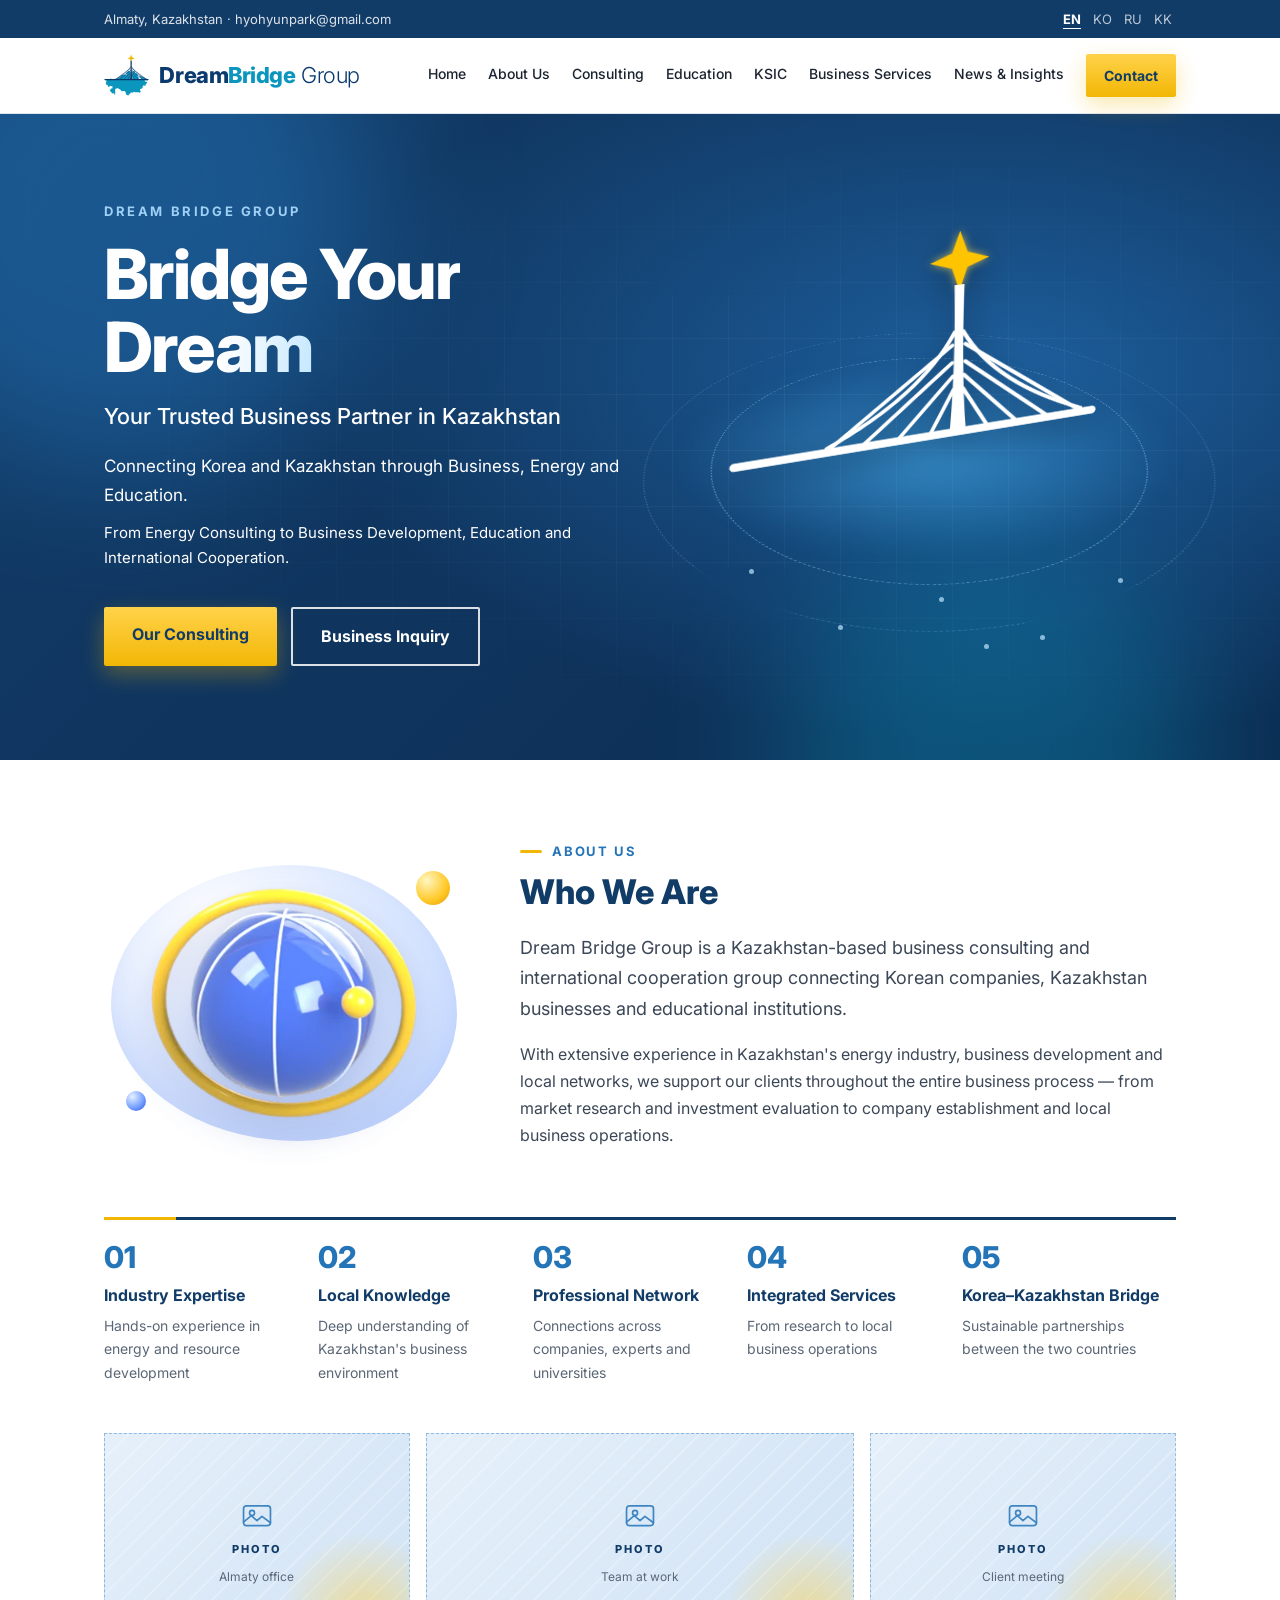
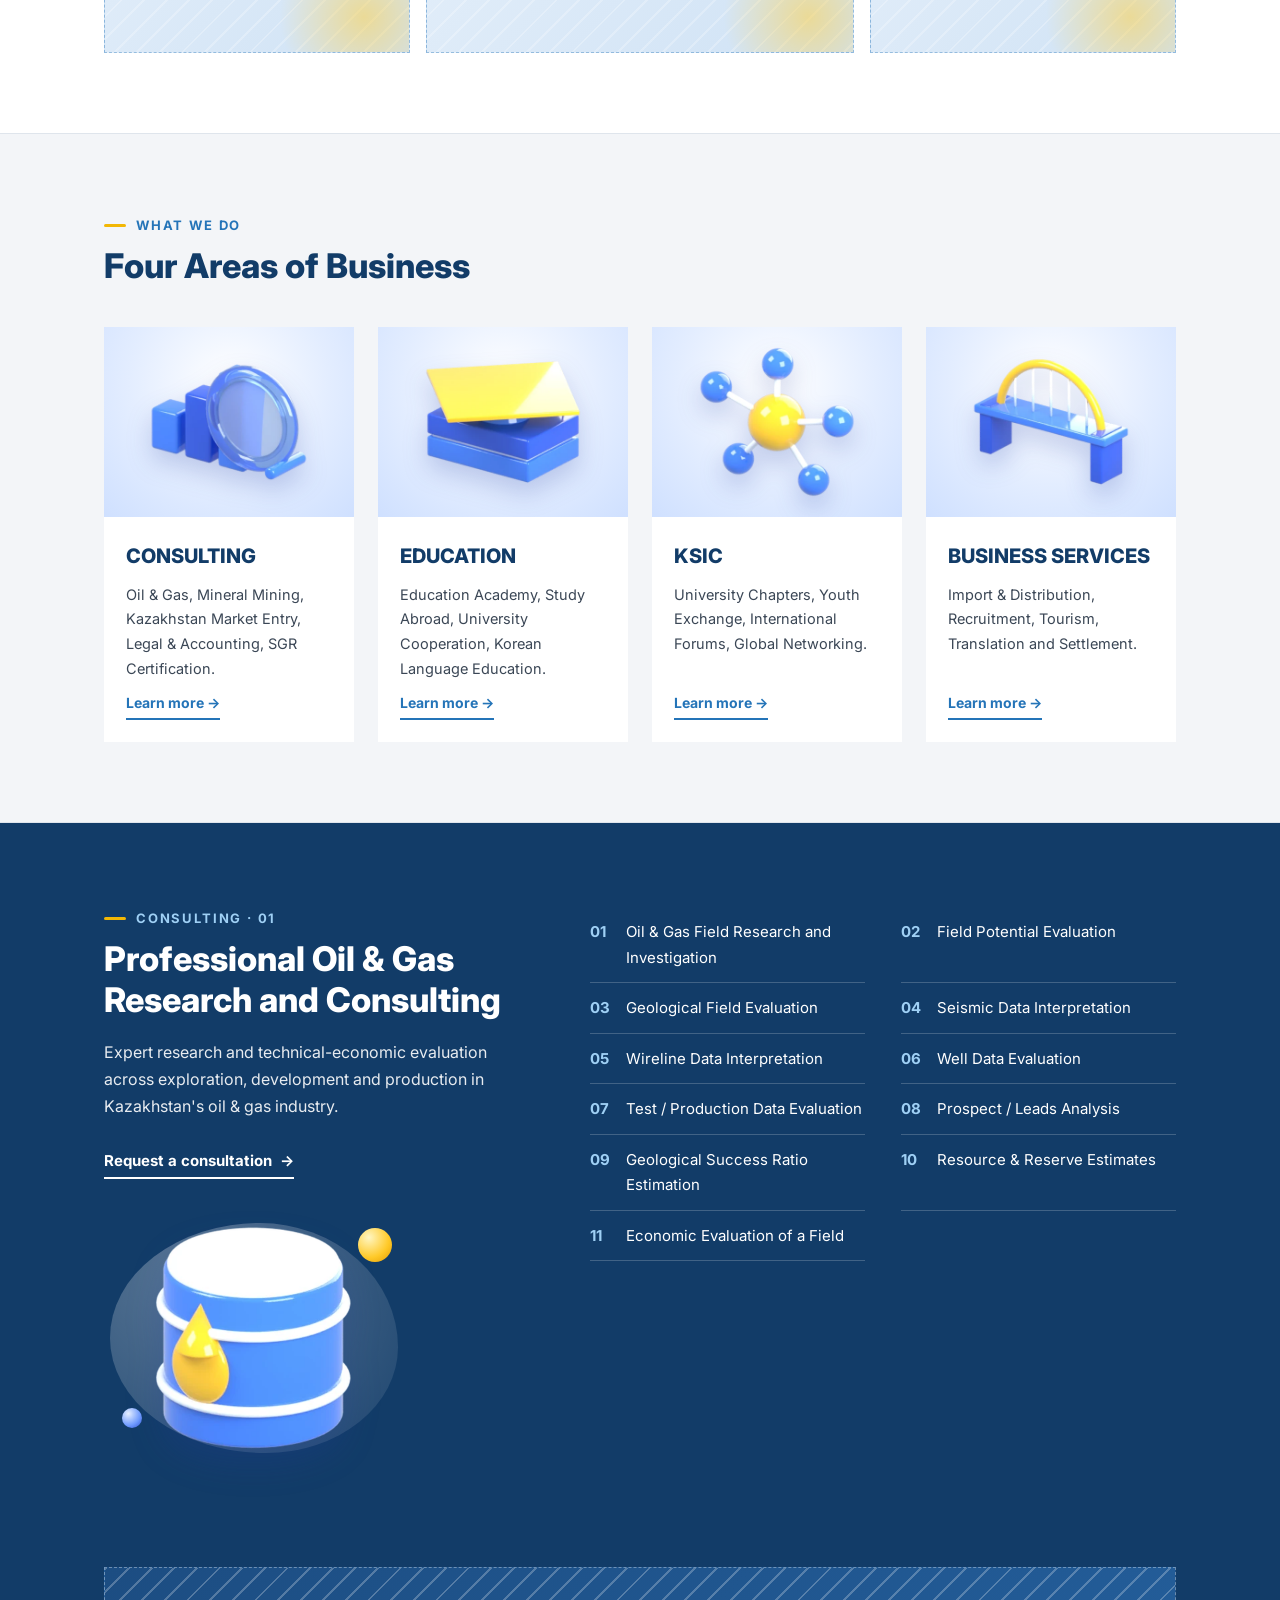
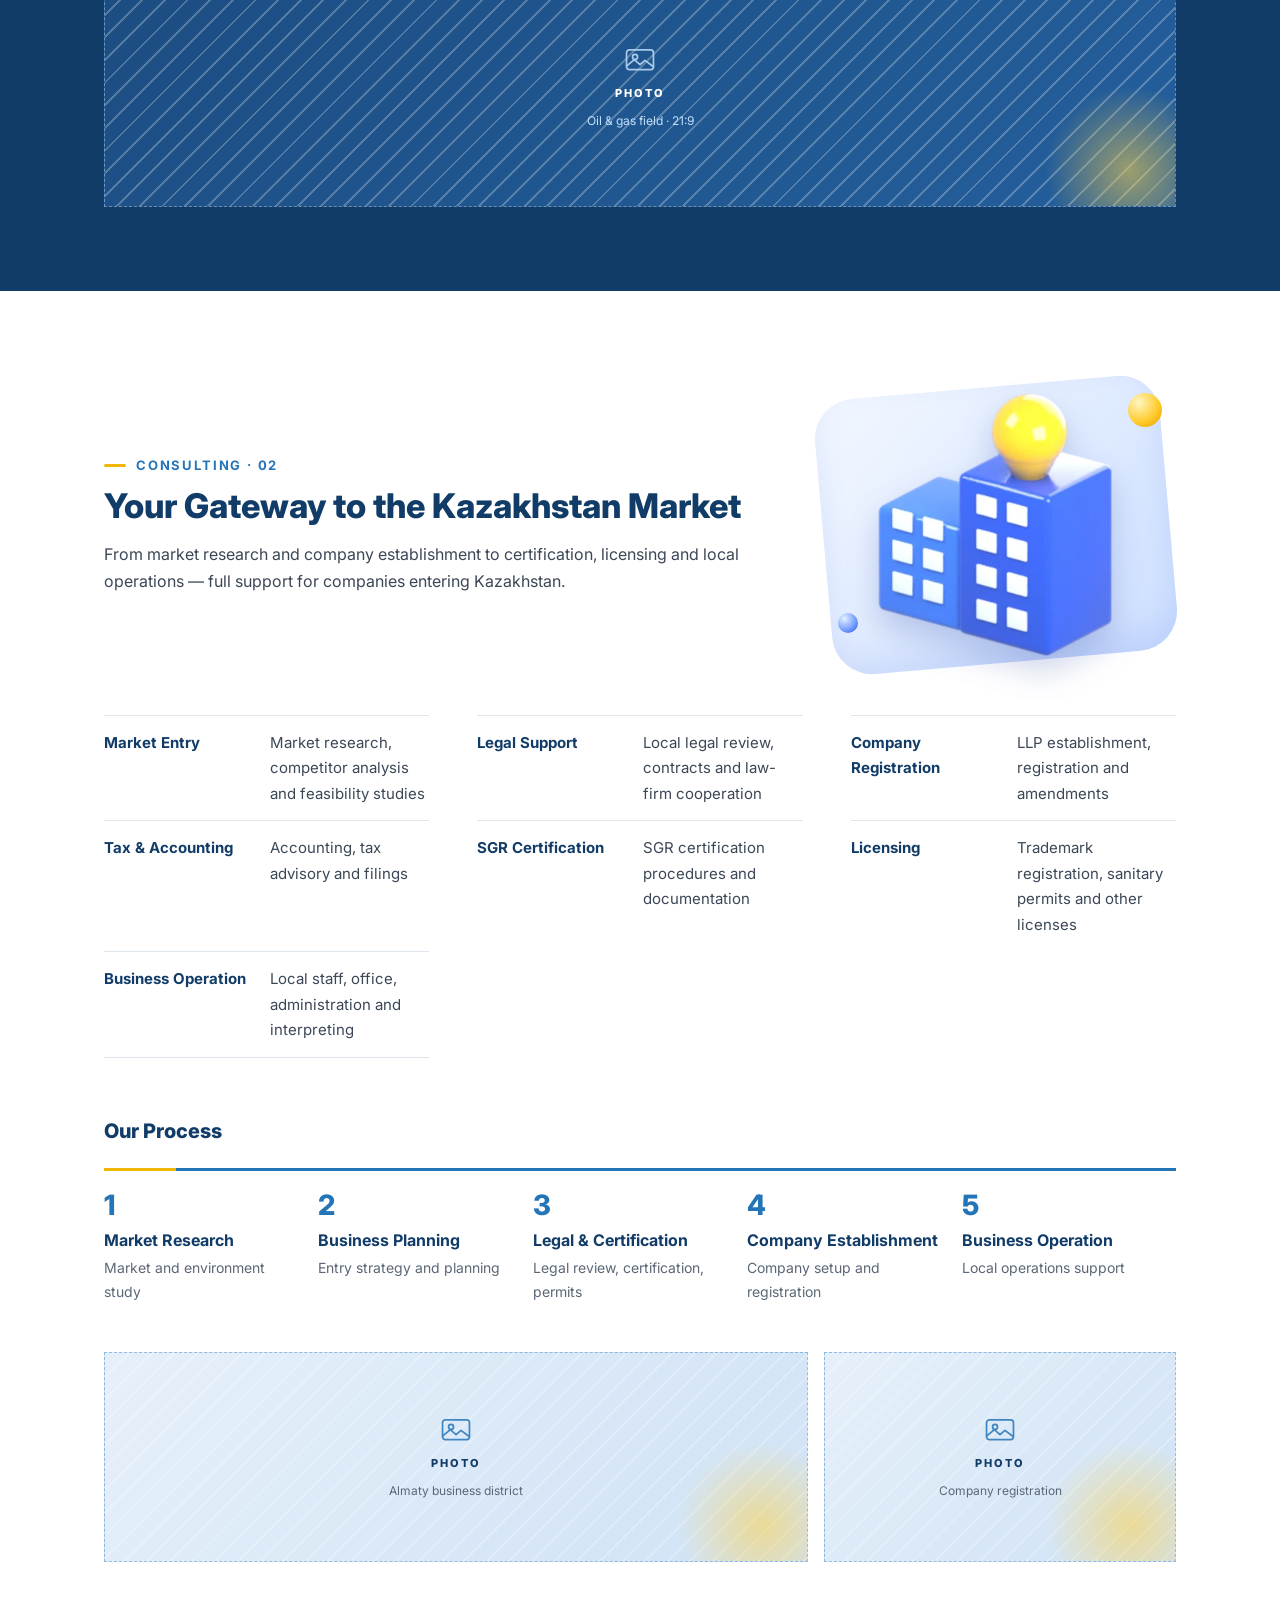
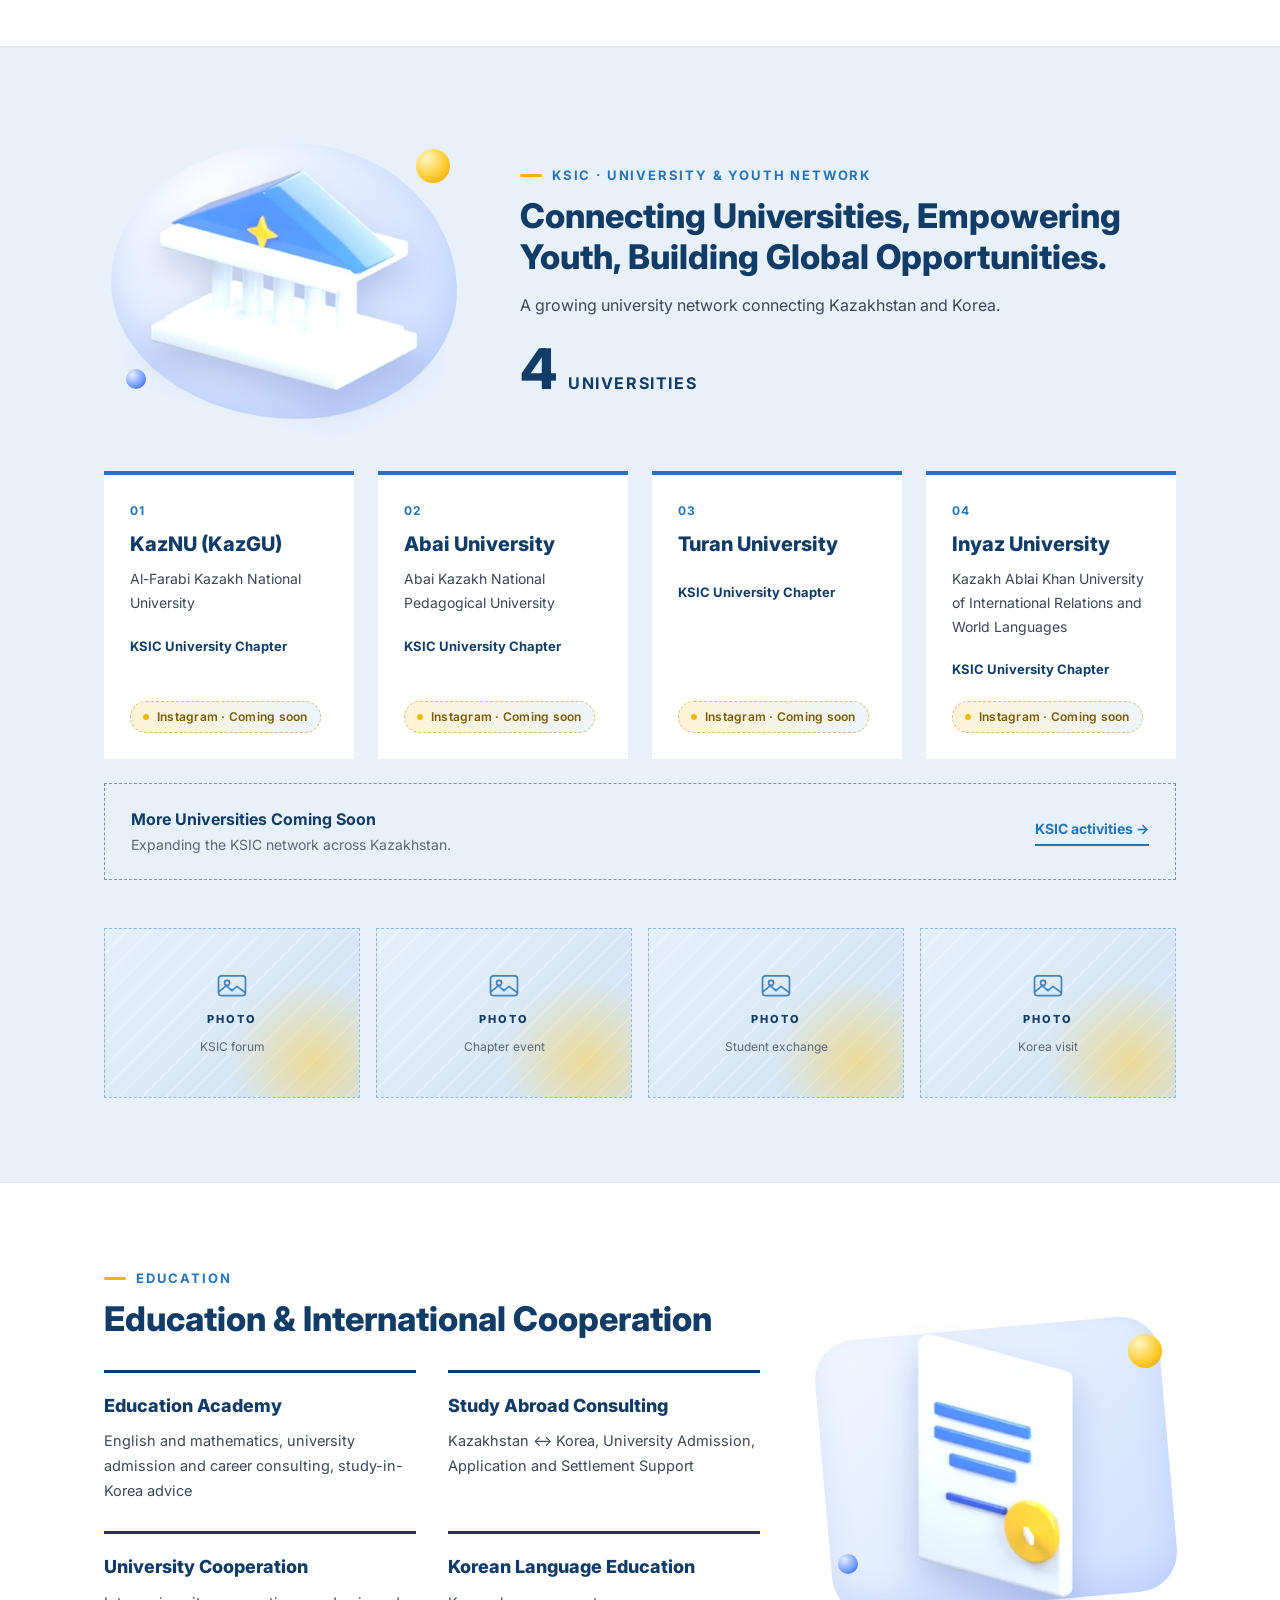
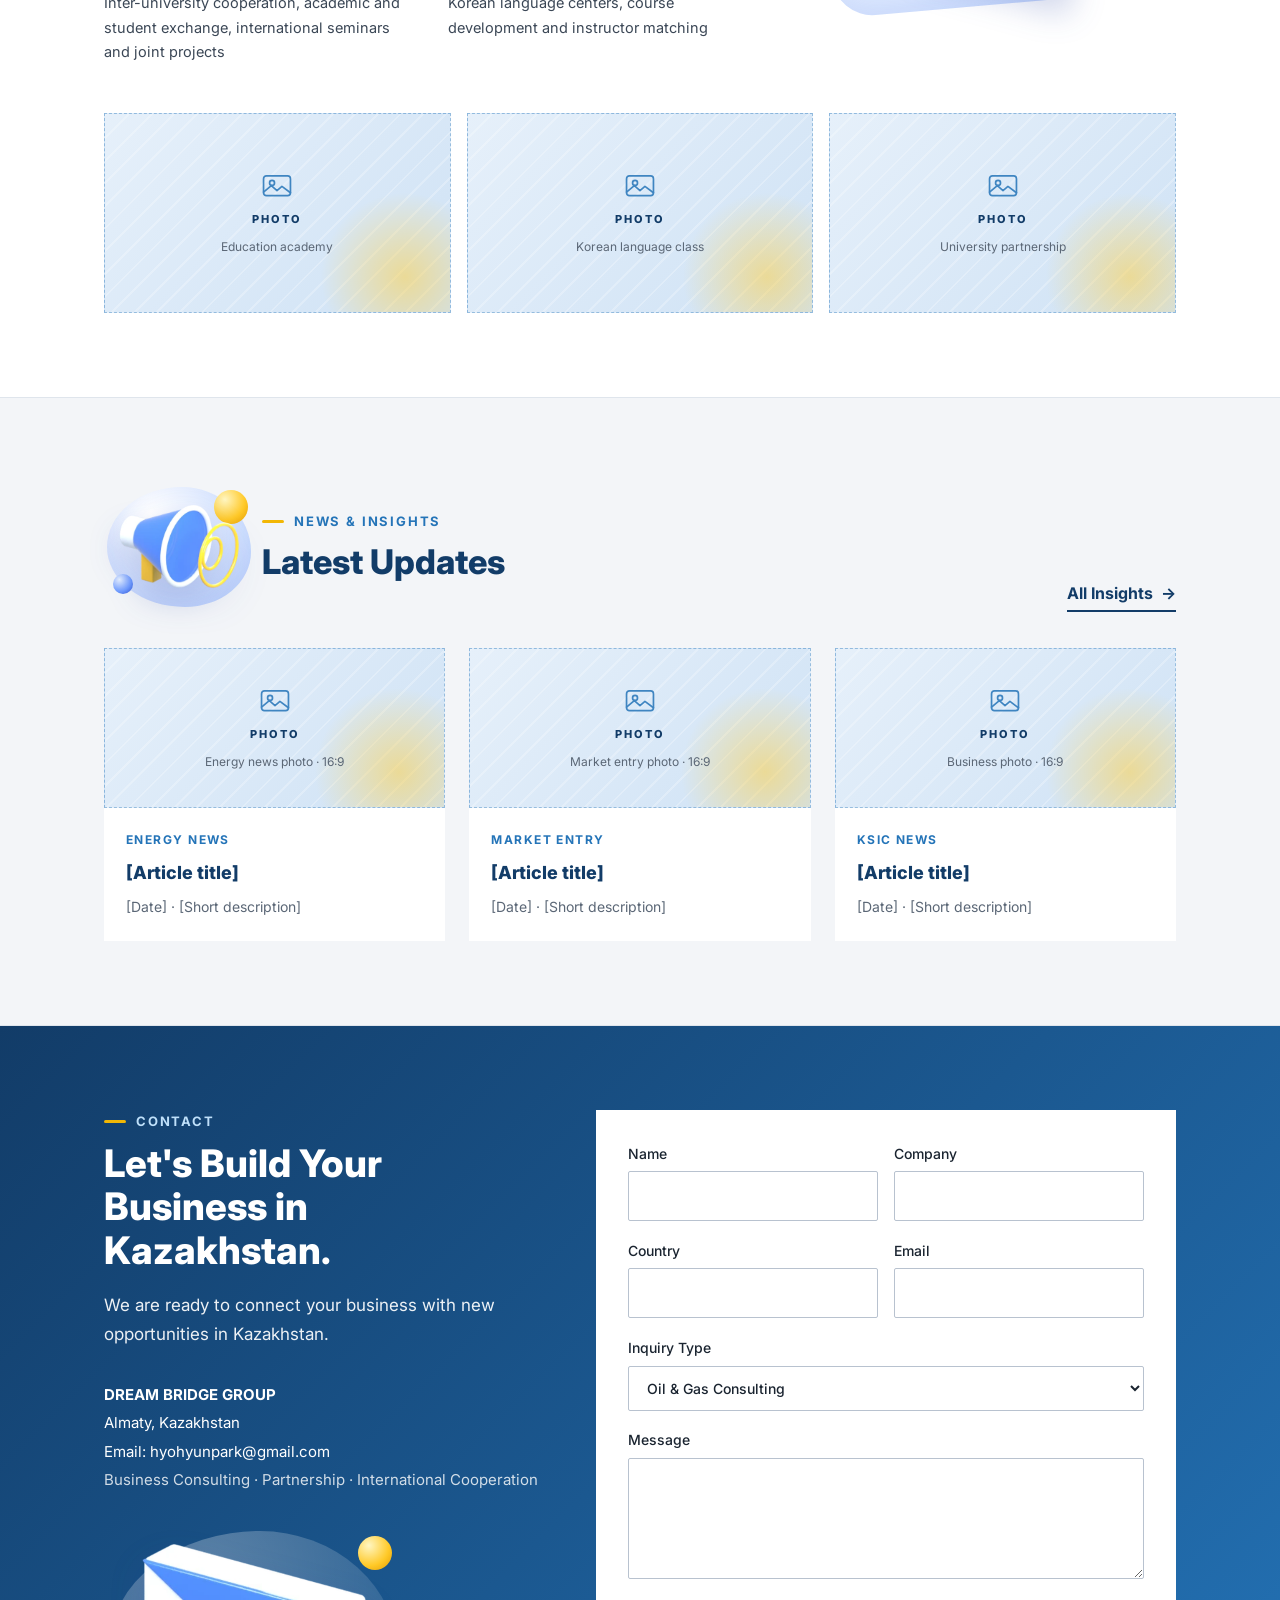
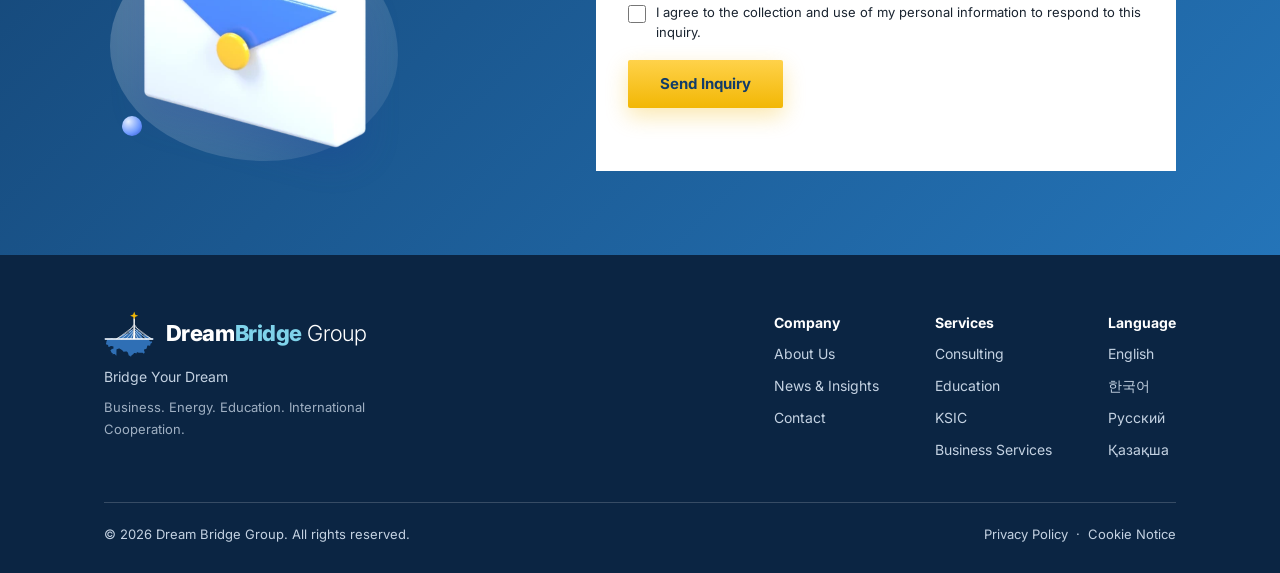
<file: index.html>
<!DOCTYPE html>

<html lang="en">
<head>
<meta charset="utf-8"/>
<meta content="width=device-width,initial-scale=1" name="viewport"/>
<title>Dream Bridge Group — Main Page</title>
<meta content="Dream Bridge Group — business consulting, education and international cooperation connecting Korea and Kazakhstan." name="description"/>
<link href="assets/img/logo-1.svg" rel="icon" type="image/svg+xml"/>
<link href="https://fonts.googleapis.com" rel="preconnect"/>
<link crossorigin="" href="https://fonts.gstatic.com" rel="preconnect"/>
<link href="https://fonts.googleapis.com/css2?family=Inter:wght@400;500;700;800&amp;family=Noto+Sans+KR:wght@400;500;700;900&amp;display=swap" rel="stylesheet"/>
<link href="assets/css/styles.css" rel="stylesheet"/>
<link href="assets/css/index.css" rel="stylesheet"/>
</head>
<body>
<div style="width:100%;background:#fff;color:#1a2430;font-family:'Inter','Noto Sans KR',system-ui,sans-serif;font-size:16px;line-height:1.7">
<!-- UTILITY BAR -->
<div style="background:var(--navy);color:#fff;font-size:13px">
<div class="hp" style="max-width:1120px;margin:0 auto;padding:8px 24px;display:flex;justify-content:space-between;align-items:center;gap:16px;flex-wrap:wrap;box-sizing:border-box">
<span data-i18n="t001" style="opacity:.85">Almaty, Kazakhstan  ·  hyohyunpark@gmail.com</span>
<span class="langsw"><a data-lang="en" href="#">EN</a> <a data-lang="ko" href="#">KO</a> <a data-lang="ru" href="#">RU</a> <a data-lang="kk" href="#">KK</a></span>
</div></div>
<!-- HEADER -->
<header style="position:sticky;top:0;z-index:20;background:#fff;border-bottom:1px solid #dfe5ec">
<div class="hp" style="max-width:1120px;margin:0 auto;padding:0 24px;display:flex;align-items:center;justify-content:space-between;gap:20px;box-sizing:border-box">
<a href="#home" style="display:flex;align-items:center;gap:10px;color:var(--navy);font-weight:800;font-size:19px;white-space:nowrap">
<img alt="" aria-hidden="true" height="42" src="assets/img/logo-1.svg" style="display:block;flex:none"/><span style="font-size:22px;font-weight:800;letter-spacing:-.02em;color:#0a3a6e;white-space:nowrap">Dream<span style="color:#0b96bd">Bridge</span><span style="font-weight:300;color:#0a3a6e"> Group</span></span></a>
<nav class="hn mn" style="display:flex;gap:22px;font-weight:500;font-size:14px;align-items:center">
<a data-i18n="t002" href="#home">Home</a><a data-i18n="t003" href="coming-soon.html">About Us</a><a data-i18n="t004" href="consulting.html">Consulting</a><a data-i18n="t005" href="coming-soon.html">Education</a><a data-i18n="t006" href="ksic.html">KSIC</a><a data-i18n="t007" href="coming-soon.html">Business Services</a><a data-i18n="t008" href="coming-soon.html">News &amp; Insights</a>
<a class="btng" data-i18n="t009" href="#contact" style="padding:10px 18px;font-weight:700;border-radius:2px;border-bottom:0">Contact</a>
</nav><details class="mm"><summary aria-label="Menu"><svg fill="none" height="22" stroke="currentColor" stroke-linecap="round" stroke-width="2.2" viewbox="0 0 24 24" width="22"><path d="M4 7h16M4 12h16M4 17h16"></path></svg></summary><div class="mmp"><a data-i18n="t002" href="#home">Home</a><a data-i18n="t003" href="coming-soon.html">About Us</a><a data-i18n="t004" href="consulting.html">Consulting</a><a data-i18n="t005" href="coming-soon.html">Education</a><a data-i18n="t006" href="ksic.html">KSIC</a><a data-i18n="t007" href="coming-soon.html">Business Services</a><a data-i18n="t008" href="coming-soon.html">News &amp; Insights</a><a class="btng" data-i18n="t009" href="#contact">Contact</a></div></details>
</div></header>
<!-- 1. HERO -->
<section class="hero" id="home" style="color:#fff;position:relative;overflow:hidden">
<div class="aur a1"></div><div class="aur a2"></div><div class="hgrid"></div>
<div class="hrow">
<div class="htx">
<div class="fu" data-i18n="t010" style="font-size:13px;font-weight:700;letter-spacing:.2em;color:#9fd0f5;animation-delay:.1s">DREAM BRIDGE GROUP</div>
<h1 class="fu" data-i18n="t011" style="margin:16px 0 0;font-size:clamp(44px,5.4vw,72px);line-height:1.05;font-weight:800;letter-spacing:-.03em;animation-delay:.25s">Bridge <span class="shine">Your Dream</span></h1>
<p class="fu" data-i18n="t012" style="margin:18px 0 0;font-size:22px;font-weight:500;line-height:1.4;animation-delay:.45s">Your Trusted Business Partner in Kazakhstan</p>
<p class="fu" data-i18n="t013" style="margin:20px 0 0;font-size:17px;opacity:.92;max-width:520px;animation-delay:.6s">Connecting Korea and Kazakhstan through Business, Energy and Education.</p>
<p class="fu" data-i18n="t014" style="margin:10px 0 0;font-size:15px;opacity:.8;max-width:520px;animation-delay:.72s">From Energy Consulting to Business Development, Education and International Cooperation.</p>
<div class="fu" style="margin-top:36px;display:flex;gap:14px;flex-wrap:wrap;animation-delay:.9s">
<a class="btng" data-i18n="t015" href="consulting.html" style="padding:14px 28px;font-weight:700;border-radius:2px">Our Consulting</a>
<a data-i18n="t016" href="#contact" style="padding:14px 28px;border:2px solid rgba(255,255,255,.85);color:#fff;font-weight:700;border-radius:2px">Business Inquiry</a></div>
</div>
<div aria-hidden="true" class="stage">
<div class="halo"></div>
<div class="plate"><svg class="ly" style="transform:translateZ(-70px);filter:blur(16px);opacity:.45" viewbox="80 400 840 470"><path d="M921 542L913 533L912 540L904 540L903 532L899 531L897 540L889 540L888 531L875 529L878 531L877 540L851 540L852 527L864 524L747 467L748 481L735 483L777 524L779 539L745 540L744 532L739 529L710 480L711 470L722 460L731 459L710 447L673 411L671 424L659 424L657 410L661 407L672 409L650 386L642 369L639 381L621 382L605 356L602 372L610 372L616 379L615 391L603 394L606 399L603 449L608 540L562 539L568 421L564 398L568 393L556 390L555 374L549 382L532 381L530 367L514 399L505 402L479 428L501 436L502 447L497 454L470 453L465 448L465 441L454 452L388 461L380 470L383 484L379 489L307 524L319 528L319 540L294 540L294 530L282 531L281 540L273 540L272 531L267 532L266 540L215 540L214 532L208 529L179 529L172 532L171 540L79 540L78 533L72 538L70 547L79 556L102 556L110 560L111 570L98 597L101 610L93 627L107 644L121 645L127 650L135 664L138 682L162 678L180 666L222 675L225 683L222 715L190 720L186 738L168 742L179 755L188 780L211 793L212 817L225 808L244 806L257 816L269 835L276 835L277 730L283 723L331 710L378 742L400 770L440 764L458 765L481 788L480 813L488 818L493 838L514 840L522 853L529 854L537 834L572 808L581 794L602 791L624 798L628 784L635 778L645 778L665 787L732 787L748 800L757 802L759 788L770 780L756 740L757 729L802 710L818 660L831 659L858 665L866 655L869 626L884 620L898 604L888 586L863 587L847 572L847 560L855 556L891 559L912 556L919 551Z" fill="#02101f"></path></svg><svg class="ly" style="transform:translateZ(-35px)" viewbox="80 400 840 470"><path d="M921 542L913 533L912 540L904 540L903 532L899 531L897 540L889 540L888 531L875 529L878 531L877 540L851 540L852 527L864 524L747 467L748 481L735 483L777 524L779 539L745 540L744 532L739 529L710 480L711 470L722 460L731 459L710 447L673 411L671 424L659 424L657 410L661 407L672 409L650 386L642 369L639 381L621 382L605 356L602 372L610 372L616 379L615 391L603 394L606 399L603 449L608 540L562 539L568 421L564 398L568 393L556 390L555 374L549 382L532 381L530 367L514 399L505 402L479 428L501 436L502 447L497 454L470 453L465 448L465 441L454 452L388 461L380 470L383 484L379 489L307 524L319 528L319 540L294 540L294 530L282 531L281 540L273 540L272 531L267 532L266 540L215 540L214 532L208 529L179 529L172 532L171 540L79 540L78 533L72 538L70 547L79 556L102 556L110 560L111 570L98 597L101 610L93 627L107 644L121 645L127 650L135 664L138 682L162 678L180 666L222 675L225 683L222 715L190 720L186 738L168 742L179 755L188 780L211 793L212 817L225 808L244 806L257 816L269 835L276 835L277 730L283 723L331 710L378 742L400 770L440 764L458 765L481 788L480 813L488 818L493 838L514 840L522 853L529 854L537 834L572 808L581 794L602 791L624 798L628 784L635 778L645 778L665 787L732 787L748 800L757 802L759 788L770 780L756 740L757 729L802 710L818 660L831 659L858 665L866 655L869 626L884 620L898 604L888 586L863 587L847 572L847 560L855 556L891 559L912 556L919 551Z" fill="#0a4f6e" fill-rule="evenodd"></path></svg><svg class="ly" style="transform:translateZ(-30px)" viewbox="80 400 840 470"><path d="M921 542L913 533L912 540L904 540L903 532L899 531L897 540L889 540L888 531L875 529L878 531L877 540L851 540L852 527L864 524L747 467L748 481L735 483L777 524L779 539L745 540L744 532L739 529L710 480L711 470L722 460L731 459L710 447L673 411L671 424L659 424L657 410L661 407L672 409L650 386L642 369L639 381L621 382L605 356L602 372L610 372L616 379L615 391L603 394L606 399L603 449L608 540L562 539L568 421L564 398L568 393L556 390L555 374L549 382L532 381L530 367L514 399L505 402L479 428L501 436L502 447L497 454L470 453L465 448L465 441L454 452L388 461L380 470L383 484L379 489L307 524L319 528L319 540L294 540L294 530L282 531L281 540L273 540L272 531L267 532L266 540L215 540L214 532L208 529L179 529L172 532L171 540L79 540L78 533L72 538L70 547L79 556L102 556L110 560L111 570L98 597L101 610L93 627L107 644L121 645L127 650L135 664L138 682L162 678L180 666L222 675L225 683L222 715L190 720L186 738L168 742L179 755L188 780L211 793L212 817L225 808L244 806L257 816L269 835L276 835L277 730L283 723L331 710L378 742L400 770L440 764L458 765L481 788L480 813L488 818L493 838L514 840L522 853L529 854L537 834L572 808L581 794L602 791L624 798L628 784L635 778L645 778L665 787L732 787L748 800L757 802L759 788L770 780L756 740L757 729L802 710L818 660L831 659L858 665L866 655L869 626L884 620L898 604L888 586L863 587L847 572L847 560L855 556L891 559L912 556L919 551Z" fill="#0a5878" fill-rule="evenodd"></path></svg><svg class="ly" style="transform:translateZ(-25px)" viewbox="80 400 840 470"><path d="M921 542L913 533L912 540L904 540L903 532L899 531L897 540L889 540L888 531L875 529L878 531L877 540L851 540L852 527L864 524L747 467L748 481L735 483L777 524L779 539L745 540L744 532L739 529L710 480L711 470L722 460L731 459L710 447L673 411L671 424L659 424L657 410L661 407L672 409L650 386L642 369L639 381L621 382L605 356L602 372L610 372L616 379L615 391L603 394L606 399L603 449L608 540L562 539L568 421L564 398L568 393L556 390L555 374L549 382L532 381L530 367L514 399L505 402L479 428L501 436L502 447L497 454L470 453L465 448L465 441L454 452L388 461L380 470L383 484L379 489L307 524L319 528L319 540L294 540L294 530L282 531L281 540L273 540L272 531L267 532L266 540L215 540L214 532L208 529L179 529L172 532L171 540L79 540L78 533L72 538L70 547L79 556L102 556L110 560L111 570L98 597L101 610L93 627L107 644L121 645L127 650L135 664L138 682L162 678L180 666L222 675L225 683L222 715L190 720L186 738L168 742L179 755L188 780L211 793L212 817L225 808L244 806L257 816L269 835L276 835L277 730L283 723L331 710L378 742L400 770L440 764L458 765L481 788L480 813L488 818L493 838L514 840L522 853L529 854L537 834L572 808L581 794L602 791L624 798L628 784L635 778L645 778L665 787L732 787L748 800L757 802L759 788L770 780L756 740L757 729L802 710L818 660L831 659L858 665L866 655L869 626L884 620L898 604L888 586L863 587L847 572L847 560L855 556L891 559L912 556L919 551Z" fill="#0b6282" fill-rule="evenodd"></path></svg><svg class="ly" style="transform:translateZ(-20px)" viewbox="80 400 840 470"><path d="M921 542L913 533L912 540L904 540L903 532L899 531L897 540L889 540L888 531L875 529L878 531L877 540L851 540L852 527L864 524L747 467L748 481L735 483L777 524L779 539L745 540L744 532L739 529L710 480L711 470L722 460L731 459L710 447L673 411L671 424L659 424L657 410L661 407L672 409L650 386L642 369L639 381L621 382L605 356L602 372L610 372L616 379L615 391L603 394L606 399L603 449L608 540L562 539L568 421L564 398L568 393L556 390L555 374L549 382L532 381L530 367L514 399L505 402L479 428L501 436L502 447L497 454L470 453L465 448L465 441L454 452L388 461L380 470L383 484L379 489L307 524L319 528L319 540L294 540L294 530L282 531L281 540L273 540L272 531L267 532L266 540L215 540L214 532L208 529L179 529L172 532L171 540L79 540L78 533L72 538L70 547L79 556L102 556L110 560L111 570L98 597L101 610L93 627L107 644L121 645L127 650L135 664L138 682L162 678L180 666L222 675L225 683L222 715L190 720L186 738L168 742L179 755L188 780L211 793L212 817L225 808L244 806L257 816L269 835L276 835L277 730L283 723L331 710L378 742L400 770L440 764L458 765L481 788L480 813L488 818L493 838L514 840L522 853L529 854L537 834L572 808L581 794L602 791L624 798L628 784L635 778L645 778L665 787L732 787L748 800L757 802L759 788L770 780L756 740L757 729L802 710L818 660L831 659L858 665L866 655L869 626L884 620L898 604L888 586L863 587L847 572L847 560L855 556L891 559L912 556L919 551Z" fill="#0b6c8d" fill-rule="evenodd"></path></svg><svg class="ly" style="transform:translateZ(-15px)" viewbox="80 400 840 470"><path d="M921 542L913 533L912 540L904 540L903 532L899 531L897 540L889 540L888 531L875 529L878 531L877 540L851 540L852 527L864 524L747 467L748 481L735 483L777 524L779 539L745 540L744 532L739 529L710 480L711 470L722 460L731 459L710 447L673 411L671 424L659 424L657 410L661 407L672 409L650 386L642 369L639 381L621 382L605 356L602 372L610 372L616 379L615 391L603 394L606 399L603 449L608 540L562 539L568 421L564 398L568 393L556 390L555 374L549 382L532 381L530 367L514 399L505 402L479 428L501 436L502 447L497 454L470 453L465 448L465 441L454 452L388 461L380 470L383 484L379 489L307 524L319 528L319 540L294 540L294 530L282 531L281 540L273 540L272 531L267 532L266 540L215 540L214 532L208 529L179 529L172 532L171 540L79 540L78 533L72 538L70 547L79 556L102 556L110 560L111 570L98 597L101 610L93 627L107 644L121 645L127 650L135 664L138 682L162 678L180 666L222 675L225 683L222 715L190 720L186 738L168 742L179 755L188 780L211 793L212 817L225 808L244 806L257 816L269 835L276 835L277 730L283 723L331 710L378 742L400 770L440 764L458 765L481 788L480 813L488 818L493 838L514 840L522 853L529 854L537 834L572 808L581 794L602 791L624 798L628 784L635 778L645 778L665 787L732 787L748 800L757 802L759 788L770 780L756 740L757 729L802 710L818 660L831 659L858 665L866 655L869 626L884 620L898 604L888 586L863 587L847 572L847 560L855 556L891 559L912 556L919 551Z" fill="#0b7798" fill-rule="evenodd"></path></svg><svg class="ly" style="transform:translateZ(-10px)" viewbox="80 400 840 470"><path d="M921 542L913 533L912 540L904 540L903 532L899 531L897 540L889 540L888 531L875 529L878 531L877 540L851 540L852 527L864 524L747 467L748 481L735 483L777 524L779 539L745 540L744 532L739 529L710 480L711 470L722 460L731 459L710 447L673 411L671 424L659 424L657 410L661 407L672 409L650 386L642 369L639 381L621 382L605 356L602 372L610 372L616 379L615 391L603 394L606 399L603 449L608 540L562 539L568 421L564 398L568 393L556 390L555 374L549 382L532 381L530 367L514 399L505 402L479 428L501 436L502 447L497 454L470 453L465 448L465 441L454 452L388 461L380 470L383 484L379 489L307 524L319 528L319 540L294 540L294 530L282 531L281 540L273 540L272 531L267 532L266 540L215 540L214 532L208 529L179 529L172 532L171 540L79 540L78 533L72 538L70 547L79 556L102 556L110 560L111 570L98 597L101 610L93 627L107 644L121 645L127 650L135 664L138 682L162 678L180 666L222 675L225 683L222 715L190 720L186 738L168 742L179 755L188 780L211 793L212 817L225 808L244 806L257 816L269 835L276 835L277 730L283 723L331 710L378 742L400 770L440 764L458 765L481 788L480 813L488 818L493 838L514 840L522 853L529 854L537 834L572 808L581 794L602 791L624 798L628 784L635 778L645 778L665 787L732 787L748 800L757 802L759 788L770 780L756 740L757 729L802 710L818 660L831 659L858 665L866 655L869 626L884 620L898 604L888 586L863 587L847 572L847 560L855 556L891 559L912 556L919 551Z" fill="#0b82a3" fill-rule="evenodd"></path></svg><svg class="ly" style="transform:translateZ(-5px)" viewbox="80 400 840 470"><path d="M921 542L913 533L912 540L904 540L903 532L899 531L897 540L889 540L888 531L875 529L878 531L877 540L851 540L852 527L864 524L747 467L748 481L735 483L777 524L779 539L745 540L744 532L739 529L710 480L711 470L722 460L731 459L710 447L673 411L671 424L659 424L657 410L661 407L672 409L650 386L642 369L639 381L621 382L605 356L602 372L610 372L616 379L615 391L603 394L606 399L603 449L608 540L562 539L568 421L564 398L568 393L556 390L555 374L549 382L532 381L530 367L514 399L505 402L479 428L501 436L502 447L497 454L470 453L465 448L465 441L454 452L388 461L380 470L383 484L379 489L307 524L319 528L319 540L294 540L294 530L282 531L281 540L273 540L272 531L267 532L266 540L215 540L214 532L208 529L179 529L172 532L171 540L79 540L78 533L72 538L70 547L79 556L102 556L110 560L111 570L98 597L101 610L93 627L107 644L121 645L127 650L135 664L138 682L162 678L180 666L222 675L225 683L222 715L190 720L186 738L168 742L179 755L188 780L211 793L212 817L225 808L244 806L257 816L269 835L276 835L277 730L283 723L331 710L378 742L400 770L440 764L458 765L481 788L480 813L488 818L493 838L514 840L522 853L529 854L537 834L572 808L581 794L602 791L624 798L628 784L635 778L645 778L665 787L732 787L748 800L757 802L759 788L770 780L756 740L757 729L802 710L818 660L831 659L858 665L866 655L869 626L884 620L898 604L888 586L863 587L847 572L847 560L855 556L891 559L912 556L919 551Z" fill="#0b8dae" fill-rule="evenodd"></path></svg><svg class="ly" style="transform:translateZ(2px)" viewbox="80 400 840 470"><defs><lineargradient id="mt" x1="0" x2="1" y1="0" y2="1"><stop offset="0" stop-color="#2ec1e6"></stop><stop offset=".55" stop-color="#0b96bd"></stop><stop offset="1" stop-color="#0a7da3"></stop></lineargradient></defs><path d="M921 542L913 533L912 540L904 540L903 532L899 531L897 540L889 540L888 531L875 529L878 531L877 540L851 540L852 527L864 524L747 467L748 481L735 483L777 524L779 539L745 540L744 532L739 529L710 480L711 470L722 460L731 459L710 447L673 411L671 424L659 424L657 410L661 407L672 409L650 386L642 369L639 381L621 382L605 356L602 372L610 372L616 379L615 391L603 394L606 399L603 449L608 540L562 539L568 421L564 398L568 393L556 390L555 374L549 382L532 381L530 367L514 399L505 402L479 428L501 436L502 447L497 454L470 453L465 448L465 441L454 452L388 461L380 470L383 484L379 489L307 524L319 528L319 540L294 540L294 530L282 531L281 540L273 540L272 531L267 532L266 540L215 540L214 532L208 529L179 529L172 532L171 540L79 540L78 533L72 538L70 547L79 556L102 556L110 560L111 570L98 597L101 610L93 627L107 644L121 645L127 650L135 664L138 682L162 678L180 666L222 675L225 683L222 715L190 720L186 738L168 742L179 755L188 780L211 793L212 817L225 808L244 806L257 816L269 835L276 835L277 730L283 723L331 710L378 742L400 770L440 764L458 765L481 788L480 813L488 818L493 838L514 840L522 853L529 854L537 834L572 808L581 794L602 791L624 798L628 784L635 778L645 778L665 787L732 787L748 800L757 802L759 788L770 780L756 740L757 729L802 710L818 660L831 659L858 665L866 655L869 626L884 620L898 604L888 586L863 587L847 572L847 560L855 556L891 559L912 556L919 551Z" fill="url(#mt)" fill-rule="evenodd"></path><path d="M921 542L913 533L912 540L904 540L903 532L899 531L897 540L889 540L888 531L875 529L878 531L877 540L851 540L852 527L864 524L747 467L748 481L735 483L777 524L779 539L745 540L744 532L739 529L710 480L711 470L722 460L731 459L710 447L673 411L671 424L659 424L657 410L661 407L672 409L650 386L642 369L639 381L621 382L605 356L602 372L610 372L616 379L615 391L603 394L606 399L603 449L608 540L562 539L568 421L564 398L568 393L556 390L555 374L549 382L532 381L530 367L514 399L505 402L479 428L501 436L502 447L497 454L470 453L465 448L465 441L454 452L388 461L380 470L383 484L379 489L307 524L319 528L319 540L294 540L294 530L282 531L281 540L273 540L272 531L267 532L266 540L215 540L214 532L208 529L179 529L172 532L171 540L79 540L78 533L72 538L70 547L79 556L102 556L110 560L111 570L98 597L101 610L93 627L107 644L121 645L127 650L135 664L138 682L162 678L180 666L222 675L225 683L222 715L190 720L186 738L168 742L179 755L188 780L211 793L212 817L225 808L244 806L257 816L269 835L276 835L277 730L283 723L331 710L378 742L400 770L440 764L458 765L481 788L480 813L488 818L493 838L514 840L522 853L529 854L537 834L572 808L581 794L602 791L624 798L628 784L635 778L645 778L665 787L732 787L748 800L757 802L759 788L770 780L756 740L757 729L802 710L818 660L831 659L858 665L866 655L869 626L884 620L898 604L888 586L863 587L847 572L847 560L855 556L891 559L912 556L919 551Z" fill="none" fill-rule="evenodd" stroke="#bfefff" stroke-opacity=".5" stroke-width="3"></path></svg>
<div class="ring r1"><i></i></div><div class="ring r2"><i></i></div>
<div class="up"><svg aria-hidden="true" class="sprite" viewbox="60 40 870 520"><defs><filter id="gl"><fegaussianblur stddeviation="9"></fegaussianblur></filter></defs><g class="starg"><path d="M585 70L602 118L650 135L602 152L585 205L568 152L520 135L568 118Z" fill="#ffd23f" filter="url(#gl)" opacity=".7"></path><path d="M585 70L602 118L650 135L602 152L585 205L568 152L520 135L568 118Z" fill="#ffc400"></path></g><path d="M574 190C576 290 576 420 566 545L604 545C594 420 594 290 596 190Z" fill="#fff"></path><g class="cab" fill="none" stroke="#fff" stroke-linecap="round" stroke-width="9"><path d="M570 330L285 542M570 372L365 542M572 405L445 542M574 438L520 542M600 330L880 542M600 372L800 542M598 405L725 542M596 438L655 542"></path><path d="M575 300Q500 440 285 535M595 300Q670 440 880 535" stroke-width="9"></path></g><path d="M82 545H908" stroke="#fff" stroke-linecap="round" stroke-width="20"></path></svg></div></div>
<div class="chip c1"><b data-i18n="t017">Energy</b><span data-i18n="t018">Oil &amp; Gas Consulting</span></div>
<div class="chip c2"><b data-i18n="t019">Business</b><span data-i18n="t020">Market Entry</span></div>
<div class="chip c3"><b data-i18n="t005">Education</b><span data-i18n="t021">KSIC · Universities</span></div>
<div class="chip c4"><b data-i18n="t022">Korea ⇄ Kazakhstan</b><span data-i18n="t023">Bridge Your Dream</span></div>
<span class="pt p1"></span><span class="pt p2"></span><span class="pt p3"></span><span class="pt p4"></span><span class="pt p5"></span><span class="pt p6"></span>
</div>
</div></section>
<!-- 2. ABOUT -->
<section id="about" style="border-bottom:1px solid #dfe5ec">
<div class="hp" style="max-width:1120px;margin:0 auto;padding:80px 24px;box-sizing:border-box">
<div class="split rev"><div class="tx"><div data-i18n="t024" style="font-size:13px;font-weight:700;letter-spacing:.14em;color:var(--blue)">ABOUT US</div><h2 data-i18n="t025" style="margin:10px 0 0;font-size:34px;line-height:1.2;font-weight:800;color:var(--navy)">Who We Are</h2><div style="margin-top:20px;color:#3b4756">
<p data-i18n="t026" style="margin:0 0 16px;font-size:18px">Dream Bridge Group is a Kazakhstan-based business consulting and international cooperation group connecting Korean companies, Kazakhstan businesses and educational institutions.</p>
<p data-i18n="t027" style="margin:0 0 16px;font-size:16px">With extensive experience in Kazakhstan's energy industry, business development and local networks, we support our clients throughout the entire business process — from market research and investment evaluation to company establishment and local business operations.</p>
</div></div><div class="vis"><i class="o1"></i><i class="o2"></i><img alt="" loading="lazy" src="assets/img/3d-globe.webp"/></div></div>
<div style="margin-top:52px;display:grid;grid-template-columns:repeat(auto-fit,minmax(190px,1fr));border-top:3px solid var(--navy)">
<div style="padding:22px 20px 0 0"><div style="font-size:30px;font-weight:800;color:var(--blue);line-height:1">01</div><div data-i18n="t028" style="margin-top:10px;font-weight:700;color:var(--navy)">Industry Expertise</div><p data-i18n="t029" style="margin:4px 0 0;font-size:14px;color:#5b6776">Hands-on experience in energy and resource development</p></div>
<div style="padding:22px 20px 0 0"><div style="font-size:30px;font-weight:800;color:var(--blue);line-height:1">02</div><div data-i18n="t030" style="margin-top:10px;font-weight:700;color:var(--navy)">Local Knowledge</div><p data-i18n="t031" style="margin:4px 0 0;font-size:14px;color:#5b6776">Deep understanding of Kazakhstan's business environment</p></div>
<div style="padding:22px 20px 0 0"><div style="font-size:30px;font-weight:800;color:var(--blue);line-height:1">03</div><div data-i18n="t032" style="margin-top:10px;font-weight:700;color:var(--navy)">Professional Network</div><p data-i18n="t033" style="margin:4px 0 0;font-size:14px;color:#5b6776">Connections across companies, experts and universities</p></div>
<div style="padding:22px 20px 0 0"><div style="font-size:30px;font-weight:800;color:var(--blue);line-height:1">04</div><div data-i18n="t034" style="margin-top:10px;font-weight:700;color:var(--navy)">Integrated Services</div><p data-i18n="t035" style="margin:4px 0 0;font-size:14px;color:#5b6776">From research to local business operations</p></div>
<div style="padding:22px 0 0 0"><div style="font-size:30px;font-weight:800;color:var(--blue);line-height:1">05</div><div data-i18n="t036" style="margin-top:10px;font-weight:700;color:var(--navy)">Korea–Kazakhstan Bridge</div><p data-i18n="t037" style="margin:4px 0 0;font-size:14px;color:#5b6776">Sustainable partnerships between the two countries</p></div>
</div><div class="pg" style="flex:1 1 100%;width:100%;margin-top:48px;display:grid;grid-template-columns:1fr 1.4fr 1fr;grid-auto-rows:220px;gap:16px"><div class="photo"><svg aria-hidden="true" fill="none" stroke="currentColor" stroke-linecap="round" stroke-linejoin="round" stroke-width="2.4" viewbox="0 0 48 48"><rect height="28" rx="4" width="38" x="5" y="11"></rect><circle cx="17" cy="21" r="3.5"></circle><path d="M5 34l11-9 8 7 7-6 12 9"></path></svg><b data-i18n="t038">PHOTO</b><span data-i18n="t039">Almaty office</span></div><div class="photo"><svg aria-hidden="true" fill="none" stroke="currentColor" stroke-linecap="round" stroke-linejoin="round" stroke-width="2.4" viewbox="0 0 48 48"><rect height="28" rx="4" width="38" x="5" y="11"></rect><circle cx="17" cy="21" r="3.5"></circle><path d="M5 34l11-9 8 7 7-6 12 9"></path></svg><b data-i18n="t038">PHOTO</b><span data-i18n="t040">Team at work</span></div><div class="photo"><svg aria-hidden="true" fill="none" stroke="currentColor" stroke-linecap="round" stroke-linejoin="round" stroke-width="2.4" viewbox="0 0 48 48"><rect height="28" rx="4" width="38" x="5" y="11"></rect><circle cx="17" cy="21" r="3.5"></circle><path d="M5 34l11-9 8 7 7-6 12 9"></path></svg><b data-i18n="t038">PHOTO</b><span data-i18n="t041">Client meeting</span></div></div></div></section>
<!-- 3. FOUR BUSINESS AREAS -->
<section id="services" style="background:#f3f5f8;border-bottom:1px solid #dfe5ec">
<div class="hp" style="max-width:1120px;margin:0 auto;padding:80px 24px;box-sizing:border-box">
<div data-i18n="t042" style="font-size:13px;font-weight:700;letter-spacing:.14em;color:var(--blue)">WHAT WE DO</div><h2 data-i18n="t043" style="margin:10px 0 0;font-size:34px;line-height:1.2;font-weight:800;color:var(--navy)">Four Areas of Business</h2>
<div style="margin-top:40px;display:grid;grid-template-columns:repeat(auto-fit,minmax(240px,1fr));gap:24px">
<article class="card" data-href="consulting.html" style="background:#fff;display:flex;flex-direction:column"><div class="chd"><img alt="" loading="lazy" src="assets/img/3d-research.webp"/></div>
<div style="padding:22px;display:flex;flex-direction:column;gap:10px;flex:1"><h3 data-i18n="t044" style="margin:0;font-size:20px;font-weight:800;color:var(--navy)">CONSULTING</h3><p data-i18n="t045" style="margin:0;font-size:14.5px;color:#3b4756">Oil &amp; Gas, Mineral Mining, Kazakhstan Market Entry, Legal &amp; Accounting, SGR Certification.</p><a class="lk" data-i18n="t046" href="consulting.html" style="margin-top:auto;align-self:flex-start;color:var(--blue);font-size:14px">Learn more →</a></div></article>
<article class="card" data-href="coming-soon.html" style="background:#fff;display:flex;flex-direction:column"><div class="chd"><img alt="" loading="lazy" src="assets/img/3d-book.webp"/></div>
<div style="padding:22px;display:flex;flex-direction:column;gap:10px;flex:1"><h3 data-i18n="t047" style="margin:0;font-size:20px;font-weight:800;color:var(--navy)">EDUCATION</h3><p data-i18n="t048" style="margin:0;font-size:14.5px;color:#3b4756">Education Academy, Study Abroad, University Cooperation, Korean Language Education.</p><a class="lk" data-i18n="t046" href="coming-soon.html" style="margin-top:auto;align-self:flex-start;color:var(--blue);font-size:14px">Learn more →</a></div></article>
<article class="card" data-href="ksic.html" style="background:#fff;display:flex;flex-direction:column"><div class="chd"><img alt="" loading="lazy" src="assets/img/3d-network.webp"/></div>
<div style="padding:22px;display:flex;flex-direction:column;gap:10px;flex:1"><h3 data-i18n="t006" style="margin:0;font-size:20px;font-weight:800;color:var(--navy)">KSIC</h3><p data-i18n="t049" style="margin:0;font-size:14.5px;color:#3b4756">University Chapters, Youth Exchange, International Forums, Global Networking.</p><a class="lk" data-i18n="t046" href="ksic.html" style="margin-top:auto;align-self:flex-start;color:var(--blue);font-size:14px">Learn more →</a></div></article>
<article class="card" data-href="coming-soon.html" style="background:#fff;display:flex;flex-direction:column"><div class="chd"><img alt="" loading="lazy" src="assets/img/3d-bridge-arch.webp"/></div>
<div style="padding:22px;display:flex;flex-direction:column;gap:10px;flex:1"><h3 data-i18n="t050" style="margin:0;font-size:20px;font-weight:800;color:var(--navy)">BUSINESS SERVICES</h3><p data-i18n="t051" style="margin:0;font-size:14.5px;color:#3b4756">Import &amp; Distribution, Recruitment, Tourism, Translation and Settlement.</p><a class="lk" data-i18n="t046" href="coming-soon.html" style="margin-top:auto;align-self:flex-start;color:var(--blue);font-size:14px">Learn more →</a></div></article>
</div></div></section>
<!-- 4. OIL & GAS -->
<section id="consulting" style="background:var(--navy);color:#fff">
<div class="hp" style="max-width:1120px;margin:0 auto;padding:84px 24px;box-sizing:border-box;display:flex;flex-wrap:wrap;gap:56px">
<div style="flex:1 1 360px"><div data-i18n="t052" style="font-size:13px;font-weight:700;letter-spacing:.14em;color:#9fd0f5">CONSULTING · 01</div><h2 data-i18n="t053" style="margin:10px 0 18px;font-size:34px;line-height:1.2;font-weight:800">Professional Oil &amp; Gas Research and Consulting</h2>
<p data-i18n="t054" style="margin:0;font-size:16px;opacity:.9">Expert research and technical-economic evaluation across exploration, development and production in Kazakhstan's oil &amp; gas industry.</p>
<a class="lk" data-i18n="t055" href="#contact" style="margin-top:28px;color:#fff;font-size:15px">Request a consultation <span aria-hidden="true">→</span></a><div style="margin-top:34px"><div class="vis dk sm"><i class="o1"></i><i class="o2"></i><img alt="" loading="lazy" src="assets/img/3d-barrel.webp"/></div></div></div>
<ol style="flex:1.5 1 480px;margin:0;padding:0;list-style:none;display:grid;grid-template-columns:repeat(auto-fit,minmax(260px,1fr));gap:0 36px;font-size:15px">
<li style="padding:12px 0;border-bottom:1px solid rgba(255,255,255,.2)"><b style="color:#9fd0f5;margin-right:10px">01</b><span data-i18n="t056">Oil &amp; Gas Field Research and Investigation</span></li>
<li style="padding:12px 0;border-bottom:1px solid rgba(255,255,255,.2)"><b style="color:#9fd0f5;margin-right:10px">02</b><span data-i18n="t057">Field Potential Evaluation</span></li>
<li style="padding:12px 0;border-bottom:1px solid rgba(255,255,255,.2)"><b style="color:#9fd0f5;margin-right:10px">03</b><span data-i18n="t058">Geological Field Evaluation</span></li>
<li style="padding:12px 0;border-bottom:1px solid rgba(255,255,255,.2)"><b style="color:#9fd0f5;margin-right:10px">04</b><span data-i18n="t059">Seismic Data Interpretation</span></li>
<li style="padding:12px 0;border-bottom:1px solid rgba(255,255,255,.2)"><b style="color:#9fd0f5;margin-right:10px">05</b><span data-i18n="t060">Wireline Data Interpretation</span></li>
<li style="padding:12px 0;border-bottom:1px solid rgba(255,255,255,.2)"><b style="color:#9fd0f5;margin-right:10px">06</b><span data-i18n="t061">Well Data Evaluation</span></li>
<li style="padding:12px 0;border-bottom:1px solid rgba(255,255,255,.2)"><b style="color:#9fd0f5;margin-right:10px">07</b><span data-i18n="t062">Test / Production Data Evaluation</span></li>
<li style="padding:12px 0;border-bottom:1px solid rgba(255,255,255,.2)"><b style="color:#9fd0f5;margin-right:10px">08</b><span data-i18n="t063">Prospect / Leads Analysis</span></li>
<li style="padding:12px 0;border-bottom:1px solid rgba(255,255,255,.2)"><b style="color:#9fd0f5;margin-right:10px">09</b><span data-i18n="t064">Geological Success Ratio Estimation</span></li>
<li style="padding:12px 0;border-bottom:1px solid rgba(255,255,255,.2)"><b style="color:#9fd0f5;margin-right:10px">10</b><span data-i18n="t065">Resource &amp; Reserve Estimates</span></li>
<li style="padding:12px 0;border-bottom:1px solid rgba(255,255,255,.2)"><b style="color:#9fd0f5;margin-right:10px">11</b><span data-i18n="t066">Economic Evaluation of a Field</span></li>
</ol><div class="pg" style="flex:1 1 100%;width:100%;margin-top:48px;display:grid;grid-template-columns:1fr;grid-auto-rows:240px;gap:16px"><div class="photo dk"><svg aria-hidden="true" fill="none" stroke="currentColor" stroke-linecap="round" stroke-linejoin="round" stroke-width="2.4" viewbox="0 0 48 48"><rect height="28" rx="4" width="38" x="5" y="11"></rect><circle cx="17" cy="21" r="3.5"></circle><path d="M5 34l11-9 8 7 7-6 12 9"></path></svg><b data-i18n="t038">PHOTO</b><span data-i18n="t067">Oil &amp; gas field · 21:9</span></div></div></div></section>
<!-- 5. MARKET ENTRY -->
<section style="border-bottom:1px solid #dfe5ec">
<div class="hp" style="max-width:1120px;margin:0 auto;padding:84px 24px;box-sizing:border-box">
<div class="split"><div class="tx"><div data-i18n="t068" style="font-size:13px;font-weight:700;letter-spacing:.14em;color:var(--blue)">CONSULTING · 02</div><h2 data-i18n="t069" style="margin:10px 0 0;font-size:34px;line-height:1.2;font-weight:800;color:var(--navy)">Your Gateway to the Kazakhstan Market</h2>
<p data-i18n="t070" style="margin:14px 0 0;color:#3b4756;max-width:680px">From market research and company establishment to certification, licensing and local operations — full support for companies entering Kazakhstan.</p></div><div class="vis sq"><i class="o1"></i><i class="o2"></i><img alt="" loading="lazy" src="assets/img/3d-city.webp"/></div></div>
<div style="margin-top:40px;display:grid;grid-template-columns:repeat(auto-fit,minmax(300px,1fr));gap:0 48px;font-size:15px">
<div style="display:flex;gap:16px;padding:14px 0;border-top:1px solid #dfe5ec"><b data-i18n="t020" style="flex:0 0 150px;color:var(--navy)">Market Entry</b><span data-i18n="t071" style="color:#3b4756">Market research, competitor analysis and feasibility studies</span></div>
<div style="display:flex;gap:16px;padding:14px 0;border-top:1px solid #dfe5ec"><b data-i18n="t072" style="flex:0 0 150px;color:var(--navy)">Legal Support</b><span data-i18n="t073" style="color:#3b4756">Local legal review, contracts and law-firm cooperation</span></div>
<div style="display:flex;gap:16px;padding:14px 0;border-top:1px solid #dfe5ec"><b data-i18n="t074" style="flex:0 0 150px;color:var(--navy)">Company Registration</b><span data-i18n="t075" style="color:#3b4756">LLP establishment, registration and amendments</span></div>
<div style="display:flex;gap:16px;padding:14px 0;border-top:1px solid #dfe5ec"><b data-i18n="t076" style="flex:0 0 150px;color:var(--navy)">Tax &amp; Accounting</b><span data-i18n="t077" style="color:#3b4756">Accounting, tax advisory and filings</span></div>
<div style="display:flex;gap:16px;padding:14px 0;border-top:1px solid #dfe5ec"><b data-i18n="t078" style="flex:0 0 150px;color:var(--navy)">SGR Certification</b><span data-i18n="t079" style="color:#3b4756">SGR certification procedures and documentation</span></div>
<div style="display:flex;gap:16px;padding:14px 0;border-top:1px solid #dfe5ec"><b data-i18n="t080" style="flex:0 0 150px;color:var(--navy)">Licensing</b><span data-i18n="t081" style="color:#3b4756">Trademark registration, sanitary permits and other licenses</span></div>
<div style="display:flex;gap:16px;padding:14px 0;border-top:1px solid #dfe5ec;border-bottom:1px solid #dfe5ec"><b data-i18n="t082" style="flex:0 0 150px;color:var(--navy)">Business Operation</b><span data-i18n="t083" style="color:#3b4756">Local staff, office, administration and interpreting</span></div>
</div>
<h3 data-i18n="t084" style="margin:56px 0 0;font-size:20px;font-weight:800;color:var(--navy)">Our Process</h3>
<div style="margin-top:20px;display:grid;grid-template-columns:repeat(auto-fit,minmax(190px,1fr));border-top:3px solid var(--blue)">
<div style="padding:20px 16px 0 0"><div style="font-size:28px;font-weight:800;color:var(--blue);line-height:1">1</div><div data-i18n="t085" style="margin-top:8px;font-weight:700;color:var(--navy)">Market Research</div><p data-i18n="t086" style="margin:2px 0 0;font-size:14px;color:#5b6776">Market and environment study</p></div>
<div style="padding:20px 16px 0 0"><div style="font-size:28px;font-weight:800;color:var(--blue);line-height:1">2</div><div data-i18n="t087" style="margin-top:8px;font-weight:700;color:var(--navy)">Business Planning</div><p data-i18n="t088" style="margin:2px 0 0;font-size:14px;color:#5b6776">Entry strategy and planning</p></div>
<div style="padding:20px 16px 0 0"><div style="font-size:28px;font-weight:800;color:var(--blue);line-height:1">3</div><div data-i18n="t089" style="margin-top:8px;font-weight:700;color:var(--navy)">Legal &amp; Certification</div><p data-i18n="t090" style="margin:2px 0 0;font-size:14px;color:#5b6776">Legal review, certification, permits</p></div>
<div style="padding:20px 16px 0 0"><div style="font-size:28px;font-weight:800;color:var(--blue);line-height:1">4</div><div data-i18n="t091" style="margin-top:8px;font-weight:700;color:var(--navy)">Company Establishment</div><p data-i18n="t092" style="margin:2px 0 0;font-size:14px;color:#5b6776">Company setup and registration</p></div>
<div style="padding:20px 0 0 0"><div style="font-size:28px;font-weight:800;color:var(--blue);line-height:1">5</div><div data-i18n="t082" style="margin-top:8px;font-weight:700;color:var(--navy)">Business Operation</div><p data-i18n="t093" style="margin:2px 0 0;font-size:14px;color:#5b6776">Local operations support</p></div>
</div><div class="pg" style="flex:1 1 100%;width:100%;margin-top:48px;display:grid;grid-template-columns:2fr 1fr;grid-auto-rows:210px;gap:16px"><div class="photo"><svg aria-hidden="true" fill="none" stroke="currentColor" stroke-linecap="round" stroke-linejoin="round" stroke-width="2.4" viewbox="0 0 48 48"><rect height="28" rx="4" width="38" x="5" y="11"></rect><circle cx="17" cy="21" r="3.5"></circle><path d="M5 34l11-9 8 7 7-6 12 9"></path></svg><b data-i18n="t038">PHOTO</b><span data-i18n="t094">Almaty business district</span></div><div class="photo"><svg aria-hidden="true" fill="none" stroke="currentColor" stroke-linecap="round" stroke-linejoin="round" stroke-width="2.4" viewbox="0 0 48 48"><rect height="28" rx="4" width="38" x="5" y="11"></rect><circle cx="17" cy="21" r="3.5"></circle><path d="M5 34l11-9 8 7 7-6 12 9"></path></svg><b data-i18n="t038">PHOTO</b><span data-i18n="t095">Company registration</span></div></div></div></section>
<!-- 6. KSIC -->
<section id="ksic" style="background:var(--light);border-bottom:1px solid #dfe5ec">
<div class="hp" style="max-width:1120px;margin:0 auto;padding:84px 24px;box-sizing:border-box">
<div class="split rev"><div class="tx"><div data-i18n="t096" style="font-size:13px;font-weight:700;letter-spacing:.14em;color:var(--blue)">KSIC · UNIVERSITY &amp; YOUTH NETWORK</div><h2 data-i18n="t097" style="margin:10px 0 0;font-size:34px;line-height:1.2;font-weight:800;color:var(--navy)">Connecting Universities, Empowering Youth, Building Global Opportunities.</h2><p data-i18n="t098" style="margin:14px 0 0;color:#3b4756">A growing university network connecting Kazakhstan and Korea.</p><div style="margin-top:22px"><div style="font-size:56px;font-weight:800;color:var(--navy);line-height:1">4<span data-i18n="t099" style="font-size:16px;font-weight:700;margin-left:10px;letter-spacing:.1em">UNIVERSITIES</span></div></div></div><div class="vis"><i class="o1"></i><i class="o2"></i><img alt="" loading="lazy" src="assets/img/3d-bank.webp"/></div></div>
<div style="margin-top:40px;display:grid;grid-template-columns:repeat(auto-fit,minmax(250px,1fr));gap:24px">
<article class="card" data-href="ksic.html#universities" style="background:#fff;padding:26px;display:flex;flex-direction:column;gap:6px;border-top:4px solid var(--blue)"><div style="font-size:12px;font-weight:700;letter-spacing:.12em;color:var(--blue)">01</div><h3 data-i18n="t100" style="margin:0;font-size:20px;font-weight:800;color:var(--navy)">KazNU (KazGU)</h3><div data-i18n="t101" style="font-size:14px;color:#3b4756">Al-Farabi Kazakh National University</div><div data-i18n="t102" style="margin-top:14px;font-size:13px;font-weight:700;color:var(--navy)">KSIC University Chapter</div><div style="margin-top:auto;padding-top:14px"><span class="ph"><i></i><span data-i18n="t103">Instagram · Coming soon</span></span></div></article>
<article class="card" data-href="ksic.html#universities" style="background:#fff;padding:26px;display:flex;flex-direction:column;gap:6px;border-top:4px solid var(--blue)"><div style="font-size:12px;font-weight:700;letter-spacing:.12em;color:var(--blue)">02</div><h3 data-i18n="t104" style="margin:0;font-size:20px;font-weight:800;color:var(--navy)">Abai University</h3><div data-i18n="t105" style="font-size:14px;color:#3b4756">Abai Kazakh National Pedagogical University</div><div data-i18n="t102" style="margin-top:14px;font-size:13px;font-weight:700;color:var(--navy)">KSIC University Chapter</div><div style="margin-top:auto;padding-top:14px"><span class="ph"><i></i><span data-i18n="t103">Instagram · Coming soon</span></span></div></article>
<article class="card" data-href="ksic.html#universities" style="background:#fff;padding:26px;display:flex;flex-direction:column;gap:6px;border-top:4px solid var(--blue)"><div style="font-size:12px;font-weight:700;letter-spacing:.12em;color:var(--blue)">03</div><h3 data-i18n="t106" style="margin:0;font-size:20px;font-weight:800;color:var(--navy)">Turan University</h3><div data-i18n="t102" style="margin-top:14px;font-size:13px;font-weight:700;color:var(--navy)">KSIC University Chapter</div><div style="margin-top:auto;padding-top:14px"><span class="ph"><i></i><span data-i18n="t103">Instagram · Coming soon</span></span></div></article>
<article class="card" data-href="ksic.html#universities" style="background:#fff;padding:26px;display:flex;flex-direction:column;gap:6px;border-top:4px solid var(--blue)"><div style="font-size:12px;font-weight:700;letter-spacing:.12em;color:var(--blue)">04</div><h3 data-i18n="t107" style="margin:0;font-size:20px;font-weight:800;color:var(--navy)">Inyaz University</h3><div data-i18n="t108" style="font-size:14px;color:#3b4756">Kazakh Ablai Khan University of International Relations and World Languages</div><div data-i18n="t102" style="margin-top:14px;font-size:13px;font-weight:700;color:var(--navy)">KSIC University Chapter</div><div style="margin-top:auto;padding-top:14px"><span class="ph"><i></i><span data-i18n="t103">Instagram · Coming soon</span></span></div></article>
</div>
<div style="margin-top:24px;padding:22px 26px;border:1px dashed #7a93ad;display:flex;justify-content:space-between;align-items:center;gap:16px;flex-wrap:wrap"><div><b data-i18n="t109" style="color:var(--navy)">More Universities Coming Soon</b><div data-i18n="t110" style="font-size:14px;color:#5b6776">Expanding the KSIC network across Kazakhstan.</div></div><a class="lk" data-i18n="t111" href="ksic.html" style="color:var(--blue);font-size:14px">KSIC activities →</a></div>
<div class="pg" style="flex:1 1 100%;width:100%;margin-top:48px;display:grid;grid-template-columns:repeat(4,1fr);grid-auto-rows:170px;gap:16px"><div class="photo"><svg aria-hidden="true" fill="none" stroke="currentColor" stroke-linecap="round" stroke-linejoin="round" stroke-width="2.4" viewbox="0 0 48 48"><rect height="28" rx="4" width="38" x="5" y="11"></rect><circle cx="17" cy="21" r="3.5"></circle><path d="M5 34l11-9 8 7 7-6 12 9"></path></svg><b data-i18n="t038">PHOTO</b><span data-i18n="t112">KSIC forum</span></div><div class="photo"><svg aria-hidden="true" fill="none" stroke="currentColor" stroke-linecap="round" stroke-linejoin="round" stroke-width="2.4" viewbox="0 0 48 48"><rect height="28" rx="4" width="38" x="5" y="11"></rect><circle cx="17" cy="21" r="3.5"></circle><path d="M5 34l11-9 8 7 7-6 12 9"></path></svg><b data-i18n="t038">PHOTO</b><span data-i18n="t113">Chapter event</span></div><div class="photo"><svg aria-hidden="true" fill="none" stroke="currentColor" stroke-linecap="round" stroke-linejoin="round" stroke-width="2.4" viewbox="0 0 48 48"><rect height="28" rx="4" width="38" x="5" y="11"></rect><circle cx="17" cy="21" r="3.5"></circle><path d="M5 34l11-9 8 7 7-6 12 9"></path></svg><b data-i18n="t038">PHOTO</b><span data-i18n="t114">Student exchange</span></div><div class="photo"><svg aria-hidden="true" fill="none" stroke="currentColor" stroke-linecap="round" stroke-linejoin="round" stroke-width="2.4" viewbox="0 0 48 48"><rect height="28" rx="4" width="38" x="5" y="11"></rect><circle cx="17" cy="21" r="3.5"></circle><path d="M5 34l11-9 8 7 7-6 12 9"></path></svg><b data-i18n="t038">PHOTO</b><span data-i18n="t115">Korea visit</span></div></div></div></section>
<!-- 7. EDUCATION -->
<section id="education" style="border-bottom:1px solid #dfe5ec">
<div class="hp" style="max-width:1120px;margin:0 auto;padding:84px 24px;box-sizing:border-box">
<div class="split"><div class="tx"><div data-i18n="t047" style="font-size:13px;font-weight:700;letter-spacing:.14em;color:var(--blue)">EDUCATION</div><h2 data-i18n="t116" style="margin:10px 0 0;font-size:34px;line-height:1.2;font-weight:800;color:var(--navy)">Education &amp; International Cooperation</h2><div class="g2" style="margin-top:30px;display:grid;grid-template-columns:repeat(2,1fr)">
<div style="border-top:3px solid var(--navy);padding-top:18px"><h3 data-i18n="t117" style="margin:0 0 8px;font-size:18px;font-weight:800;color:var(--navy)">Education Academy</h3><p data-i18n="t118" style="margin:0;font-size:14.5px;color:#3b4756">English and mathematics, university admission and career consulting, study-in-Korea advice</p></div>
<div style="border-top:3px solid var(--navy);padding-top:18px"><h3 data-i18n="t119" style="margin:0 0 8px;font-size:18px;font-weight:800;color:var(--navy)">Study Abroad Consulting</h3><p data-i18n="t120" style="margin:0;font-size:14.5px;color:#3b4756">Kazakhstan ↔ Korea, University Admission, Application and Settlement Support</p></div>
<div style="border-top:3px solid var(--navy);padding-top:18px"><h3 data-i18n="t121" style="margin:0 0 8px;font-size:18px;font-weight:800;color:var(--navy)">University Cooperation</h3><p data-i18n="t122" style="margin:0;font-size:14.5px;color:#3b4756">Inter-university cooperation, academic and student exchange, international seminars and joint projects</p></div>
<div style="border-top:3px solid var(--navy);padding-top:18px"><h3 data-i18n="t123" style="margin:0 0 8px;font-size:18px;font-weight:800;color:var(--navy)">Korean Language Education</h3><p data-i18n="t124" style="margin:0;font-size:14.5px;color:#3b4756">Korean language centers, course development and instructor matching</p></div>
</div></div><div class="vis sq"><i class="o1"></i><i class="o2"></i><img alt="" loading="lazy" src="assets/img/3d-doc.webp"/></div></div><div class="pg" style="flex:1 1 100%;width:100%;margin-top:48px;display:grid;grid-template-columns:1fr 1fr 1fr;grid-auto-rows:200px;gap:16px"><div class="photo"><svg aria-hidden="true" fill="none" stroke="currentColor" stroke-linecap="round" stroke-linejoin="round" stroke-width="2.4" viewbox="0 0 48 48"><rect height="28" rx="4" width="38" x="5" y="11"></rect><circle cx="17" cy="21" r="3.5"></circle><path d="M5 34l11-9 8 7 7-6 12 9"></path></svg><b data-i18n="t038">PHOTO</b><span data-i18n="t125">Education academy</span></div><div class="photo"><svg aria-hidden="true" fill="none" stroke="currentColor" stroke-linecap="round" stroke-linejoin="round" stroke-width="2.4" viewbox="0 0 48 48"><rect height="28" rx="4" width="38" x="5" y="11"></rect><circle cx="17" cy="21" r="3.5"></circle><path d="M5 34l11-9 8 7 7-6 12 9"></path></svg><b data-i18n="t038">PHOTO</b><span data-i18n="t126">Korean language class</span></div><div class="photo"><svg aria-hidden="true" fill="none" stroke="currentColor" stroke-linecap="round" stroke-linejoin="round" stroke-width="2.4" viewbox="0 0 48 48"><rect height="28" rx="4" width="38" x="5" y="11"></rect><circle cx="17" cy="21" r="3.5"></circle><path d="M5 34l11-9 8 7 7-6 12 9"></path></svg><b data-i18n="t038">PHOTO</b><span data-i18n="t127">University partnership</span></div></div></div></section>
<!-- 8. NEWS -->
<section id="news" style="background:#f3f5f8;border-bottom:1px solid #dfe5ec">
<div class="hp" style="max-width:1120px;margin:0 auto;padding:84px 24px;box-sizing:border-box">
<div style="display:flex;justify-content:space-between;align-items:flex-end;gap:24px;flex-wrap:wrap"><div class="mini"><div class="vis sm"><i class="o1"></i><i class="o2"></i><img alt="" loading="lazy" src="assets/img/3d-megaphone.webp"/></div><div><div data-i18n="t128" style="font-size:13px;font-weight:700;letter-spacing:.14em;color:var(--blue)">NEWS &amp; INSIGHTS</div><h2 data-i18n="t129" style="margin:10px 0 0;font-size:34px;line-height:1.2;font-weight:800;color:var(--navy)">Latest Updates</h2></div></div><a class="lk" data-i18n="t130" href="coming-soon.html" style="color:var(--navy)">All Insights <span aria-hidden="true">→</span></a></div>
<div style="margin-top:36px;display:grid;grid-template-columns:repeat(auto-fit,minmax(280px,1fr));gap:24px">
<article class="card" data-href="coming-soon.html" style="background:#fff"><div class="photo" style="height:160px;"><svg aria-hidden="true" fill="none" stroke="currentColor" stroke-linecap="round" stroke-linejoin="round" stroke-width="2.4" viewbox="0 0 48 48"><rect height="28" rx="4" width="38" x="5" y="11"></rect><circle cx="17" cy="21" r="3.5"></circle><path d="M5 34l11-9 8 7 7-6 12 9"></path></svg><b data-i18n="t038">PHOTO</b><span data-i18n="t131">Energy news photo · 16:9</span></div><div style="padding:22px"><div data-i18n="t132" style="font-size:12px;font-weight:700;letter-spacing:.12em;color:var(--blue)">ENERGY NEWS</div><h3 data-i18n="t133" style="margin:8px 0 6px;font-size:18px;font-weight:800;color:var(--navy)">[Article title]</h3><p data-i18n="t134" style="margin:0;font-size:14px;color:#5b6776">[Date] · [Short description]</p></div></article>
<article class="card" data-href="coming-soon.html" style="background:#fff"><div class="photo" style="height:160px;"><svg aria-hidden="true" fill="none" stroke="currentColor" stroke-linecap="round" stroke-linejoin="round" stroke-width="2.4" viewbox="0 0 48 48"><rect height="28" rx="4" width="38" x="5" y="11"></rect><circle cx="17" cy="21" r="3.5"></circle><path d="M5 34l11-9 8 7 7-6 12 9"></path></svg><b data-i18n="t038">PHOTO</b><span data-i18n="t135">Market entry photo · 16:9</span></div><div style="padding:22px"><div data-i18n="t136" style="font-size:12px;font-weight:700;letter-spacing:.12em;color:var(--blue)">MARKET ENTRY</div><h3 data-i18n="t133" style="margin:8px 0 6px;font-size:18px;font-weight:800;color:var(--navy)">[Article title]</h3><p data-i18n="t134" style="margin:0;font-size:14px;color:#5b6776">[Date] · [Short description]</p></div></article>
<article class="card" data-href="coming-soon.html" style="background:#fff"><div class="photo" style="height:160px;"><svg aria-hidden="true" fill="none" stroke="currentColor" stroke-linecap="round" stroke-linejoin="round" stroke-width="2.4" viewbox="0 0 48 48"><rect height="28" rx="4" width="38" x="5" y="11"></rect><circle cx="17" cy="21" r="3.5"></circle><path d="M5 34l11-9 8 7 7-6 12 9"></path></svg><b data-i18n="t038">PHOTO</b><span data-i18n="t137">Business photo · 16:9</span></div><div style="padding:22px"><div data-i18n="t138" style="font-size:12px;font-weight:700;letter-spacing:.12em;color:var(--blue)">KSIC NEWS</div><h3 data-i18n="t133" style="margin:8px 0 6px;font-size:18px;font-weight:800;color:var(--navy)">[Article title]</h3><p data-i18n="t134" style="margin:0;font-size:14px;color:#5b6776">[Date] · [Short description]</p></div></article>
</div></div></section>
<!-- 9. CONTACT -->
<section id="contact" style="background:linear-gradient(135deg,var(--navy),var(--blue));color:#fff">
<div class="hp" style="max-width:1120px;margin:0 auto;padding:84px 24px;box-sizing:border-box;display:flex;flex-wrap:wrap;gap:56px">
<div style="flex:1 1 360px"><div data-i18n="t139" style="font-size:13px;font-weight:700;letter-spacing:.14em;color:#bfe0fa">CONTACT</div><h2 data-i18n="t140" style="margin:10px 0 18px;font-size:38px;line-height:1.15;font-weight:800">Let's Build Your Business in Kazakhstan.</h2><p data-i18n="t141" style="margin:0;font-size:17px;opacity:.92;max-width:420px">We are ready to connect your business with new opportunities in Kazakhstan.</p>
<div data-i18n="t142" style="margin-top:32px;font-size:15px;line-height:1.9"><b>DREAM BRIDGE GROUP</b><br/>Almaty, Kazakhstan<br/>Email: hyohyunpark@gmail.com<br/><span style="opacity:.8">Business Consulting · Partnership · International Cooperation</span></div><div style="margin-top:26px"><div class="vis dk sm"><i class="o1"></i><i class="o2"></i><img alt="" loading="lazy" src="assets/img/3d-envelope.webp"/></div></div></div>
<form style="flex:1 1 440px;background:#fff;color:#1a2430;padding:32px;display:grid;gap:16px;font-size:14px;font-weight:500">
<div style="display:grid;grid-template-columns:repeat(auto-fit,minmax(180px,1fr));gap:16px"><label><span data-i18n="t143">Name</span><input autocomplete="name" type="text"/></label><label><span data-i18n="t144">Company</span><input autocomplete="organization" type="text"/></label></div>
<div style="display:grid;grid-template-columns:repeat(auto-fit,minmax(180px,1fr));gap:16px"><label><span data-i18n="t145">Country</span><input autocomplete="country-name" type="text"/></label><label><span data-i18n="t146">Email</span><input autocomplete="email" type="email"/></label></div>
<label><span data-i18n="t147">Inquiry Type</span><select><option data-i18n="t018">Oil &amp; Gas Consulting</option><option data-i18n="t148">Kazakhstan Market Entry</option><option data-i18n="t149">Legal &amp; Accounting</option><option data-i18n="t078">SGR Certification</option><option data-i18n="t150">Mineral Mining</option><option data-i18n="t151">Education &amp; Study Abroad</option><option data-i18n="t152">KSIC &amp; University Cooperation</option><option data-i18n="t153">Other Business Partnership</option></select></label>
<label><span data-i18n="t154">Message</span><textarea rows="4"></textarea></label>
<label style="display:flex;gap:10px;align-items:flex-start;font-weight:400;font-size:13px;line-height:1.5"><input type="checkbox"/><span data-i18n="t155">I agree to the collection and use of my personal information to respond to this inquiry.</span></label>
<button class="btng" data-i18n="t156" style="justify-self:start;padding:14px 32px;border-radius:2px;font:700 15px 'Inter',sans-serif;cursor:pointer" type="button">Send Inquiry</button>
</form></div></section>
<!-- FOOTER -->
<footer style="background:#0b2543;color:#c4d2e2;font-size:14px">
<div class="hp" style="max-width:1120px;margin:0 auto;padding:56px 24px 28px;box-sizing:border-box">
<div style="display:flex;flex-wrap:wrap;justify-content:space-between;gap:40px">
<div style="max-width:340px"><div style="display:flex;align-items:center;gap:12px"><img alt="" aria-hidden="true" height="46" src="assets/img/logo-2.svg" style="display:block;flex:none"/><span style="font-size:22px;font-weight:800;letter-spacing:-.02em;color:#fff;white-space:nowrap">Dream<span style="color:#7fd3ea">Bridge</span><span style="font-weight:300;color:#fff"> Group</span></span></div><div data-i18n="t023" style="margin-top:8px">Bridge Your Dream</div><div data-i18n="t157" style="margin-top:8px;font-size:13px;opacity:.8">Business. Energy. Education. International Cooperation.</div></div>
<div style="display:flex;gap:56px;flex-wrap:wrap">
<div style="display:flex;flex-direction:column;gap:8px"><b data-i18n="t144" style="color:#fff">Company</b><a data-i18n="t003" href="coming-soon.html">About Us</a><a data-i18n="t008" href="coming-soon.html">News &amp; Insights</a><a data-i18n="t009" href="#contact">Contact</a></div>
<div style="display:flex;flex-direction:column;gap:8px"><b data-i18n="t158" style="color:#fff">Services</b><a data-i18n="t004" href="consulting.html">Consulting</a><a data-i18n="t005" href="coming-soon.html">Education</a><a data-i18n="t006" href="ksic.html">KSIC</a><a data-i18n="t007" href="coming-soon.html">Business Services</a></div>
<div style="display:flex;flex-direction:column;gap:8px"><b data-i18n="t159" style="color:#fff">Language</b><a data-lang="en" href="#">English</a><a data-lang="ko" href="#">한국어</a><a data-lang="ru" href="#">Русский</a><a data-lang="kk" href="#">Қазақша</a></div>
</div></div>
<div style="margin-top:40px;padding-top:20px;border-top:1px solid rgba(255,255,255,.18);display:flex;justify-content:space-between;flex-wrap:wrap;gap:12px;font-size:13px"><span data-i18n="t160">© 2026 Dream Bridge Group. All rights reserved.</span><span><a data-i18n="t161" href="coming-soon.html">Privacy Policy</a>  ·  <a data-i18n="t162" href="coming-soon.html">Cookie Notice</a></span></div>
</div></footer>
</div>
<script src="assets/js/i18n.js"></script>
<script src="assets/js/main.js"></script>
</body>
</html>
</file>
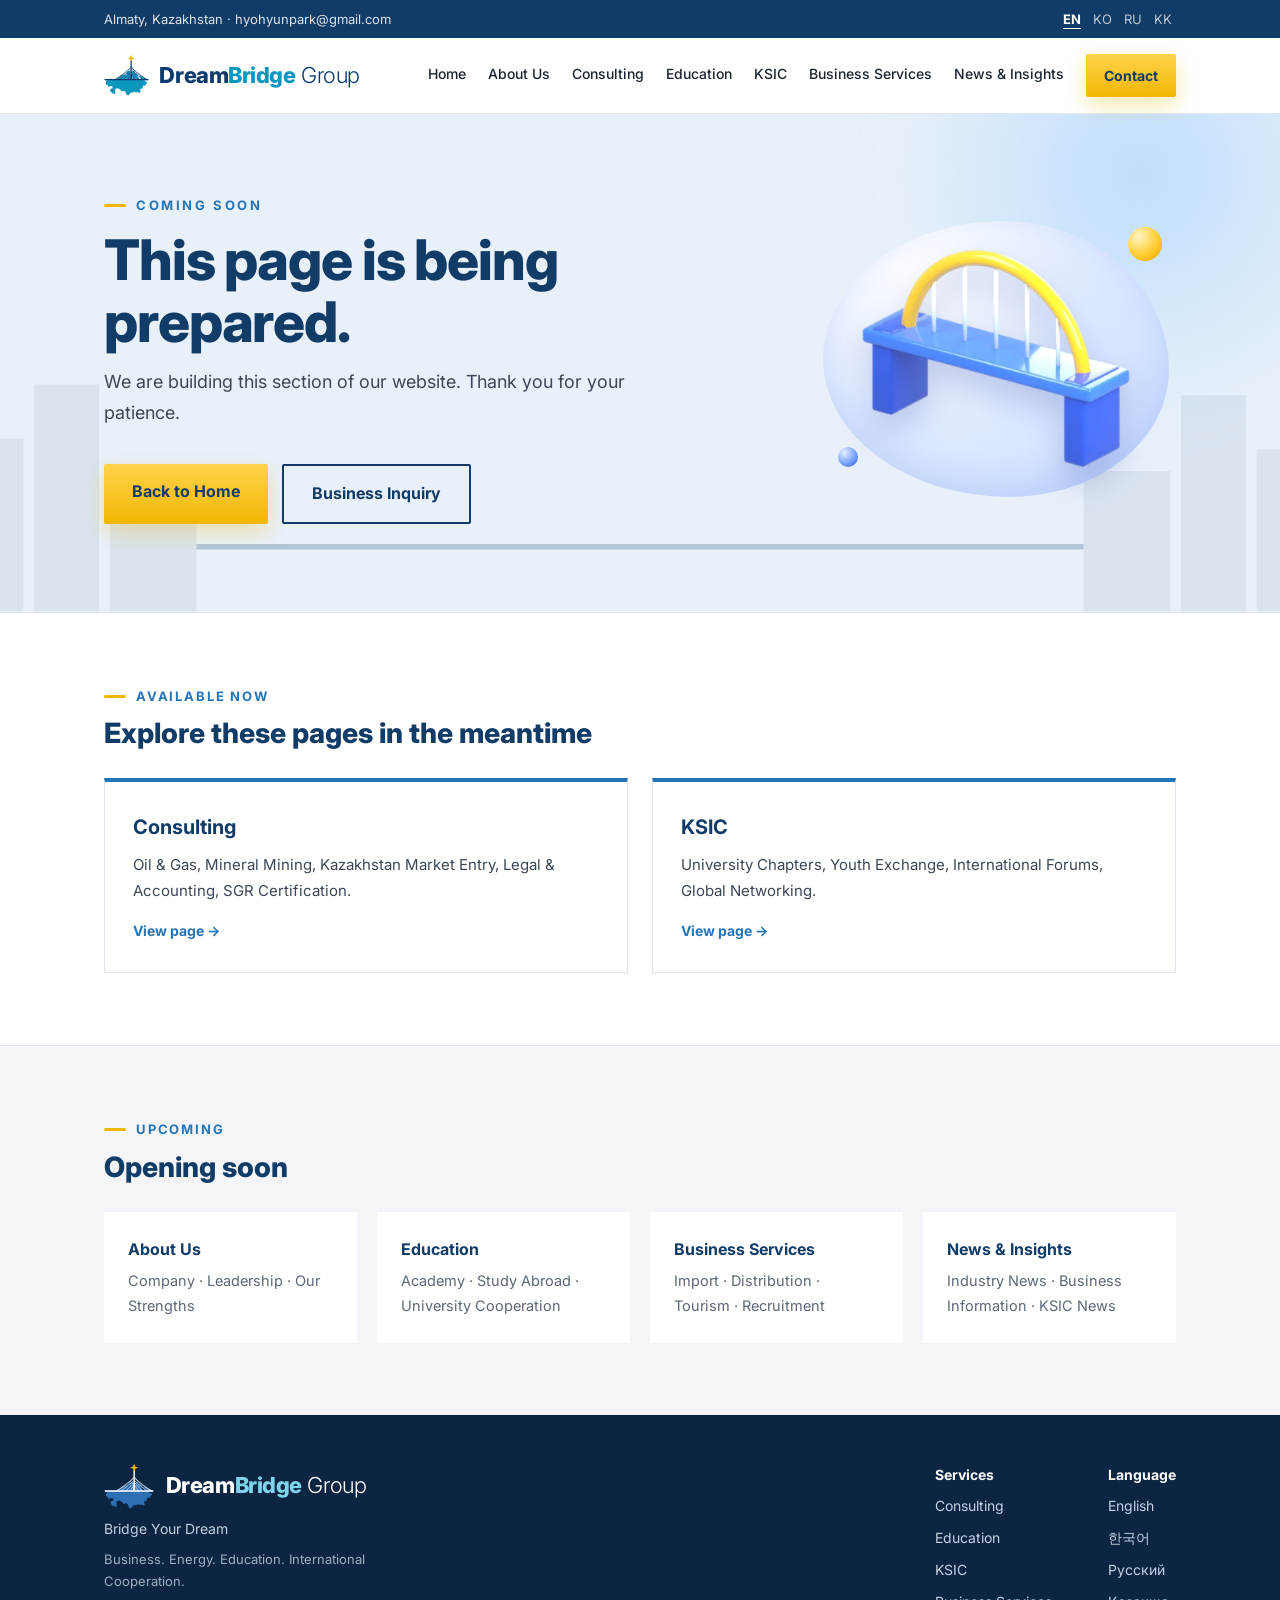
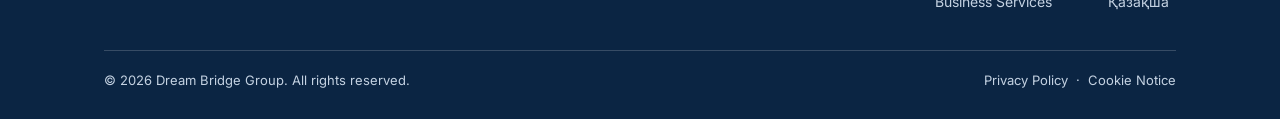
<file: coming-soon.html>
<!doctype html>
<html lang="en">
<head>
<meta charset="utf-8"/>
<meta content="width=device-width,initial-scale=1" name="viewport"/>
<title>Dream Bridge Group — Coming Soon</title>
<meta content="This page of Dream Bridge Group is being prepared." name="description"/>
<link href="assets/img/logo-1.svg" rel="icon" type="image/svg+xml"/>
<link href="https://fonts.googleapis.com" rel="preconnect"/>
<link crossorigin="" href="https://fonts.gstatic.com" rel="preconnect"/>
<link href="https://fonts.googleapis.com/css2?family=Inter:wght@400;500;700;800&amp;family=Noto+Sans+KR:wght@400;500;700;900&amp;display=swap" rel="stylesheet"/>
<link href="assets/css/styles.css" rel="stylesheet"/>
<link href="assets/css/coming-soon.css" rel="stylesheet"/>
</head>
<body>
<div style="width:100%;background:#fff;color:#1a2430;font-family:'Inter','Noto Sans KR',system-ui,sans-serif;font-size:16px;line-height:1.7">
<div style="background:var(--navy);color:#fff;font-size:13px"><div class="hp" style="max-width:1120px;margin:0 auto;padding:8px 24px;display:flex;justify-content:space-between;gap:16px;flex-wrap:wrap;box-sizing:border-box"><span data-i18n="t001" style="opacity:.85">Almaty, Kazakhstan  ·  hyohyunpark@gmail.com</span><span class="langsw"><a data-lang="en" href="#">EN</a> <a data-lang="ko" href="#">KO</a> <a data-lang="ru" href="#">RU</a> <a data-lang="kk" href="#">KK</a></span></div></div>
<header style="position:sticky;top:0;z-index:20;background:#fff;border-bottom:1px solid #dfe5ec">
<div class="hp" style="max-width:1120px;margin:0 auto;padding:0 24px;display:flex;align-items:center;justify-content:space-between;gap:20px;box-sizing:border-box">
<a href="index.html" style="display:flex;align-items:center;gap:10px;color:var(--navy);font-weight:800;font-size:19px;white-space:nowrap"><img alt="" aria-hidden="true" height="42" src="assets/img/logo-3.svg" style="display:block;flex:none"/><span style="font-size:22px;font-weight:800;letter-spacing:-.02em;color:#0a3a6e;white-space:nowrap">Dream<span style="color:#0b96bd">Bridge</span><span style="font-weight:300;color:#0a3a6e"> Group</span></span></a>
<nav class="hn mn" style="display:flex;gap:22px;font-weight:500;font-size:14px;align-items:center">
<a data-i18n="t002" href="index.html">Home</a><a data-i18n="t003" href="coming-soon.html">About Us</a><a data-i18n="t004" href="consulting.html">Consulting</a><a data-i18n="t005" href="coming-soon.html">Education</a><a data-i18n="t006" href="ksic.html">KSIC</a><a data-i18n="t007" href="coming-soon.html">Business Services</a><a data-i18n="t008" href="coming-soon.html">News &amp; Insights</a>
<a class="btng" data-i18n="t009" href="index.html" style="padding:10px 18px;font-weight:700;border-radius:2px;border-bottom:0">Contact</a>
</nav><details class="mm"><summary aria-label="Menu"><svg fill="none" height="22" stroke="currentColor" stroke-linecap="round" stroke-width="2.2" viewbox="0 0 24 24" width="22"><path d="M4 7h16M4 12h16M4 17h16"></path></svg></summary><div class="mmp"><a data-i18n="t002" href="index.html">Home</a><a data-i18n="t003" href="coming-soon.html">About Us</a><a data-i18n="t004" href="consulting.html">Consulting</a><a data-i18n="t005" href="coming-soon.html">Education</a><a data-i18n="t006" href="ksic.html">KSIC</a><a data-i18n="t007" href="coming-soon.html">Business Services</a><a data-i18n="t008" href="coming-soon.html">News &amp; Insights</a><a class="btng" data-i18n="t009" href="index.html#contact">Contact</a></div></details></div></header>
<!-- MESSAGE -->
<section class="hero2" style="background:var(--light);position:relative;overflow:hidden;border-bottom:1px solid #dfe5ec">
<svg aria-hidden="true" preserveaspectratio="xMidYMax slice" style="position:absolute;left:0;top:0;width:100%;height:100%" viewbox="0 0 1440 460">
<g fill="#123c68" fill-opacity=".07"><rect height="160" width="70" x="80" y="300"></rect><rect height="210" width="60" x="160" y="250"></rect><rect height="130" width="80" x="230" y="330"></rect><rect height="130" width="80" x="1130" y="330"></rect><rect height="200" width="60" x="1220" y="260"></rect><rect height="150" width="70" x="1290" y="310"></rect></g>
<path d="M330 400C420 200 560 160 640 160" fill="none" stroke="#2474b8" stroke-opacity=".26" stroke-width="4"></path>
<path d="M800 160C880 160 1020 200 1110 400" fill="none" stroke="#2474b8" stroke-dasharray="10 10" stroke-opacity=".26" stroke-width="4"></path>
<path d="M310 400H1130" stroke="#123c68" stroke-opacity=".25" stroke-width="5"></path>
</svg>
<div class="hp" style="position:relative;max-width:1120px;margin:0 auto;padding:80px 24px 88px;box-sizing:border-box"><div class="split"><div class="tx">
<div data-i18n="t289" style="font-size:13px;font-weight:700;letter-spacing:.2em;color:var(--blue)">COMING SOON</div>
<h1 data-i18n="t290" style="margin:14px 0 0;font-size:clamp(36px,4.6vw,56px);line-height:1.1;font-weight:800;letter-spacing:-.02em;color:var(--navy)">This page is being prepared.</h1>
<p data-i18n="t291" style="margin:18px 0 0;font-size:18px;color:#3b4756;max-width:560px">We are building this section of our website. Thank you for your patience.</p>
<div style="margin-top:36px;display:flex;gap:14px;flex-wrap:wrap">
<a class="btn btng" data-i18n="t292" href="index.html" style="">Back to Home</a>
<a class="btn" data-i18n="t016" href="index.html#contact" style="border:2px solid var(--navy);color:var(--navy)">Business Inquiry</a></div>
</div><div class="vis"><i class="o1"></i><i class="o2"></i><img alt="" loading="lazy" src="assets/img/3d-bridge-arch.webp"/></div></div></div></section>
<!-- AVAILABLE NOW -->
<section style="border-bottom:1px solid #dfe5ec"><div class="hp" style="max-width:1120px;margin:0 auto;padding:72px 24px;box-sizing:border-box">
<div data-i18n="t293" style="font-size:13px;font-weight:700;letter-spacing:.14em;color:var(--blue)">AVAILABLE NOW</div><h2 data-i18n="t294" style="margin:10px 0 28px;font-size:28px;line-height:1.2;font-weight:800;color:var(--navy)">Explore these pages in the meantime</h2>
<div style="display:grid;grid-template-columns:repeat(auto-fit,minmax(300px,1fr));gap:24px">
<a class="card" href="consulting.html" style="display:block;padding:28px;border:1px solid #dfe5ec;border-top:4px solid var(--blue)"><b data-i18n="t004" style="font-size:20px;color:var(--navy)">Consulting</b><p data-i18n="t045" style="margin:8px 0 14px;font-size:15px;color:#3b4756">Oil &amp; Gas, Mineral Mining, Kazakhstan Market Entry, Legal &amp; Accounting, SGR Certification.</p><span data-i18n="t295" style="font-weight:700;color:var(--blue);font-size:14px">View page →</span></a>
<a class="card" href="ksic.html" style="display:block;padding:28px;border:1px solid #dfe5ec;border-top:4px solid var(--blue)"><b data-i18n="t006" style="font-size:20px;color:var(--navy)">KSIC</b><p data-i18n="t049" style="margin:8px 0 14px;font-size:15px;color:#3b4756">University Chapters, Youth Exchange, International Forums, Global Networking.</p><span data-i18n="t295" style="font-weight:700;color:var(--blue);font-size:14px">View page →</span></a>
</div></div></section>
<!-- UPCOMING -->
<section style="background:#f3f5f8"><div class="hp" style="max-width:1120px;margin:0 auto;padding:72px 24px;box-sizing:border-box">
<div data-i18n="t296" style="font-size:13px;font-weight:700;letter-spacing:.14em;color:var(--blue)">UPCOMING</div><h2 data-i18n="t297" style="margin:10px 0 28px;font-size:28px;line-height:1.2;font-weight:800;color:var(--navy)">Opening soon</h2>
<div style="display:grid;grid-template-columns:repeat(auto-fit,minmax(240px,1fr));gap:20px">
<div style="background:#fff;padding:24px"><b data-i18n="t003" style="color:var(--navy)">About Us</b><p data-i18n="t298" style="margin:6px 0 0;font-size:14.5px;color:#5b6776">Company · Leadership · Our Strengths</p></div>
<div style="background:#fff;padding:24px"><b data-i18n="t005" style="color:var(--navy)">Education</b><p data-i18n="t299" style="margin:6px 0 0;font-size:14.5px;color:#5b6776">Academy · Study Abroad · University Cooperation</p></div>
<div style="background:#fff;padding:24px"><b data-i18n="t007" style="color:var(--navy)">Business Services</b><p data-i18n="t300" style="margin:6px 0 0;font-size:14.5px;color:#5b6776">Import · Distribution · Tourism · Recruitment</p></div>
<div style="background:#fff;padding:24px"><b data-i18n="t008" style="color:var(--navy)">News &amp; Insights</b><p data-i18n="t301" style="margin:6px 0 0;font-size:14.5px;color:#5b6776">Industry News · Business Information · KSIC News</p></div>
</div></div></section>
<footer style="background:#0b2543;color:#c4d2e2;font-size:14px"><div class="hp" style="max-width:1120px;margin:0 auto;padding:48px 24px 28px;box-sizing:border-box">
<div style="display:flex;flex-wrap:wrap;justify-content:space-between;gap:40px"><div style="max-width:340px"><div style="display:flex;align-items:center;gap:12px"><img alt="" aria-hidden="true" height="46" src="assets/img/logo-4.svg" style="display:block;flex:none"/><span style="font-size:22px;font-weight:800;letter-spacing:-.02em;color:#fff;white-space:nowrap">Dream<span style="color:#7fd3ea">Bridge</span><span style="font-weight:300;color:#fff"> Group</span></span></div><div data-i18n="t023" style="margin-top:8px">Bridge Your Dream</div><div data-i18n="t157" style="margin-top:8px;font-size:13px;opacity:.8">Business. Energy. Education. International Cooperation.</div></div>
<div style="display:flex;gap:56px;flex-wrap:wrap"><div style="display:flex;flex-direction:column;gap:8px"><b data-i18n="t158" style="color:#fff">Services</b><a data-i18n="t004" href="consulting.html">Consulting</a><a data-i18n="t005" href="coming-soon.html">Education</a><a data-i18n="t006" href="ksic.html">KSIC</a><a data-i18n="t007" href="coming-soon.html">Business Services</a></div><div style="display:flex;flex-direction:column;gap:8px"><b data-i18n="t159" style="color:#fff">Language</b><a data-lang="en" href="#">English</a><a data-lang="ko" href="#">한국어</a><a data-lang="ru" href="#">Русский</a><a data-lang="kk" href="#">Қазақша</a></div></div></div>
<div style="margin-top:36px;padding-top:18px;border-top:1px solid rgba(255,255,255,.18);display:flex;justify-content:space-between;flex-wrap:wrap;gap:12px;font-size:13px"><span data-i18n="t160">© 2026 Dream Bridge Group. All rights reserved.</span><span><a data-i18n="t161" href="coming-soon.html">Privacy Policy</a>  ·  <a data-i18n="t162" href="coming-soon.html">Cookie Notice</a></span></div></div></footer>
</div>
<script src="assets/js/i18n.js"></script>
<script src="assets/js/main.js"></script>
</body>
</html>
</file>
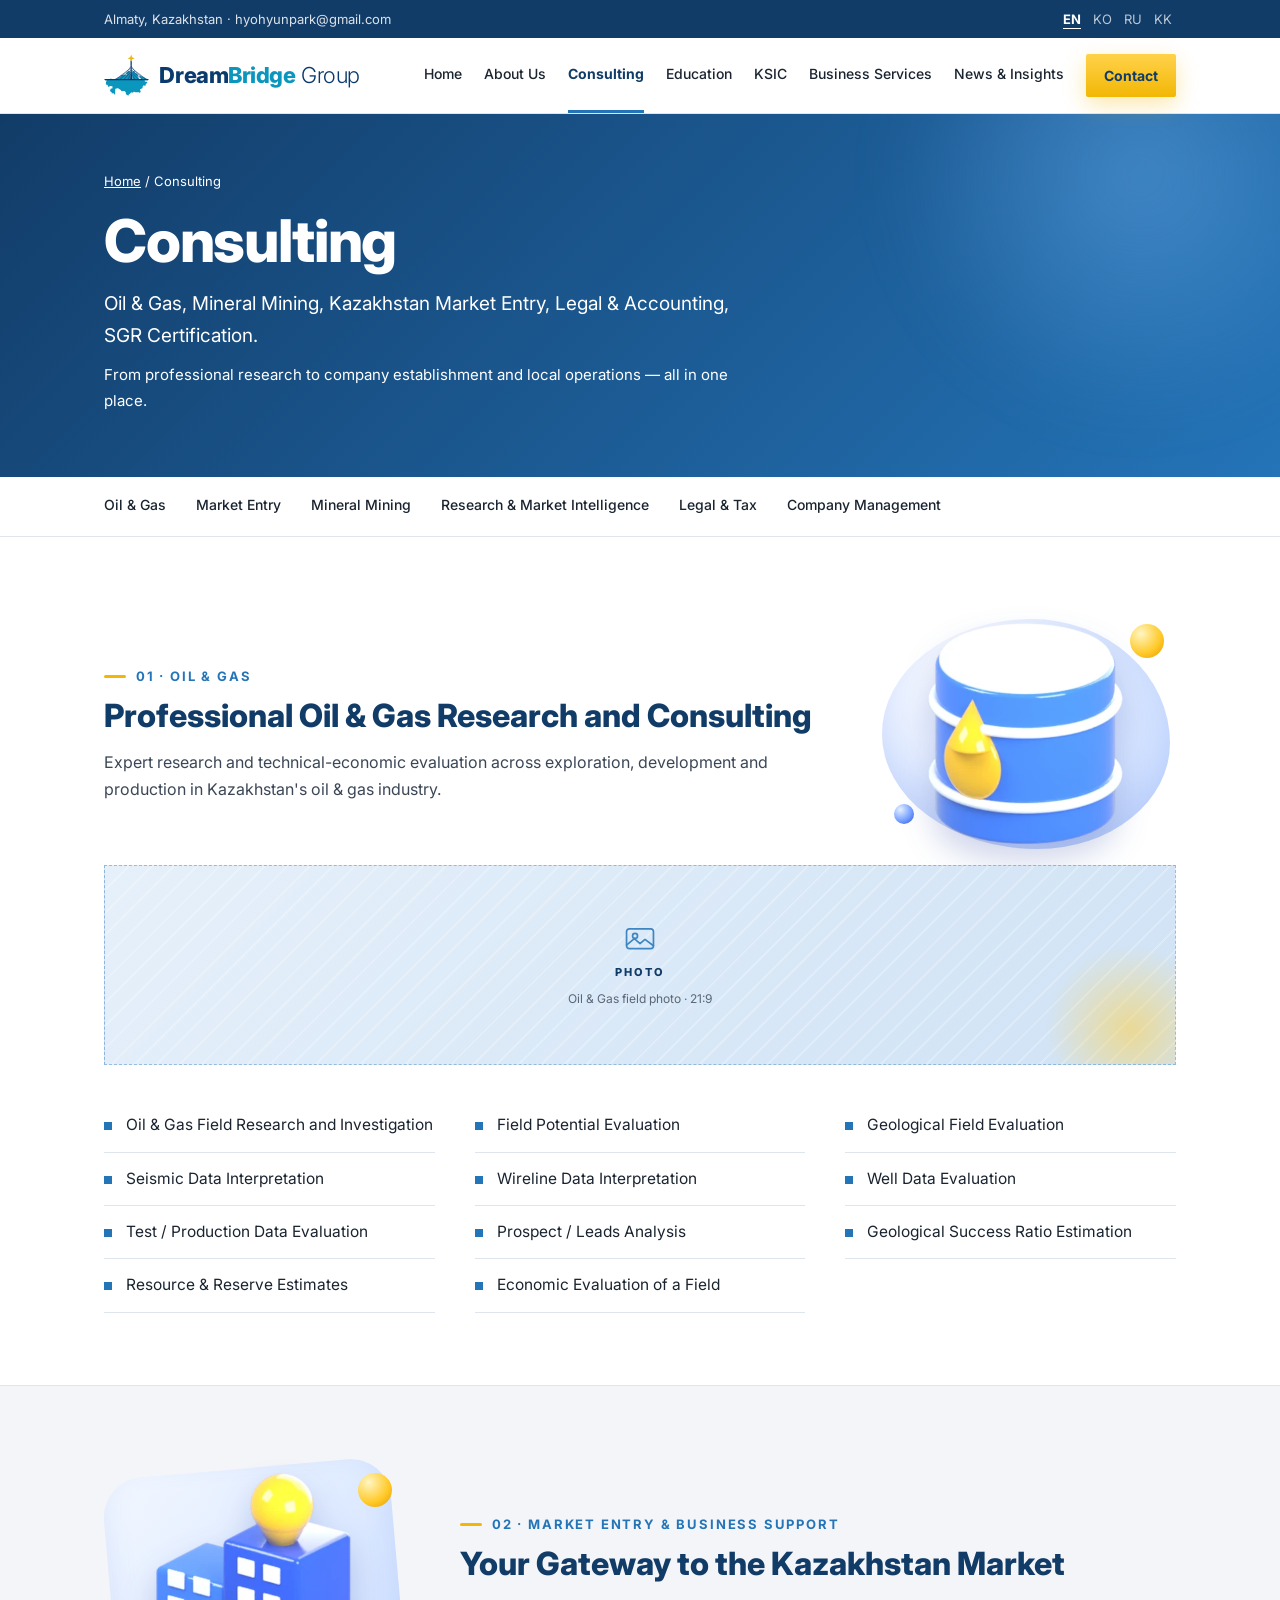
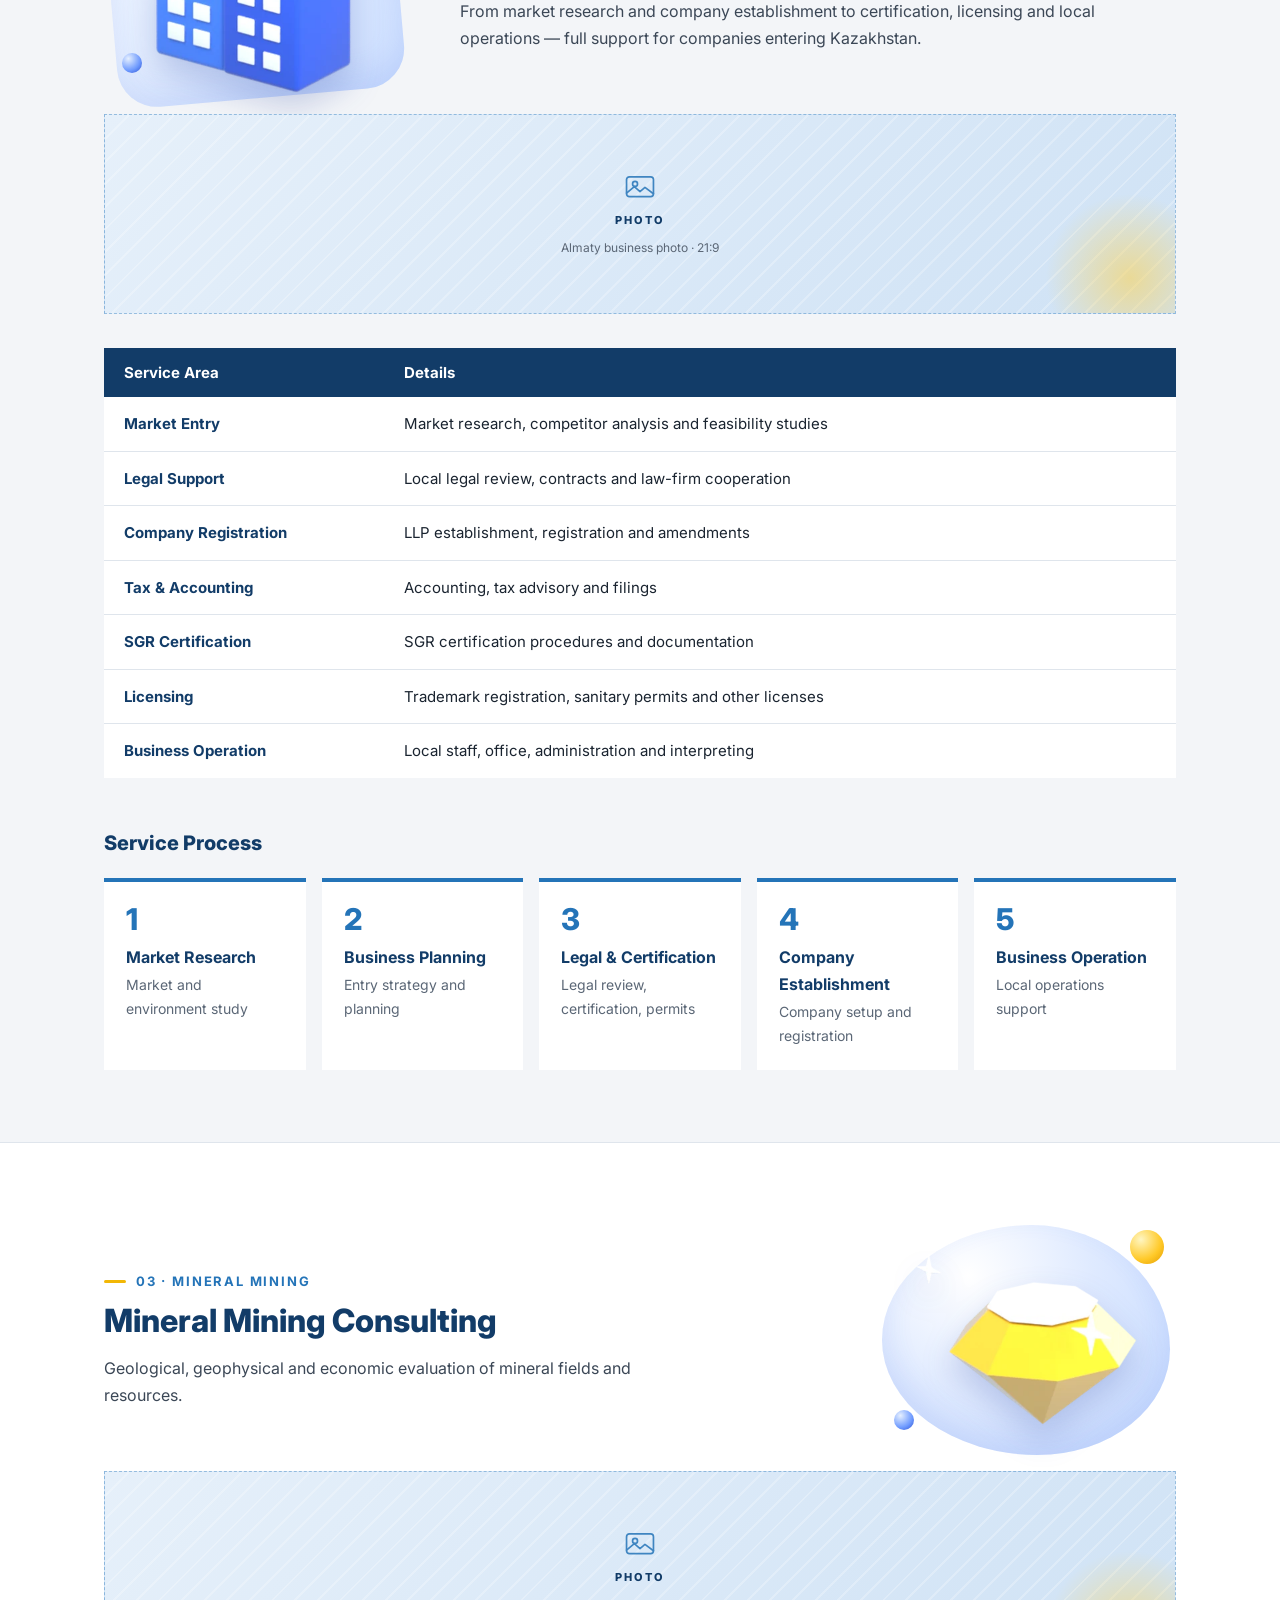
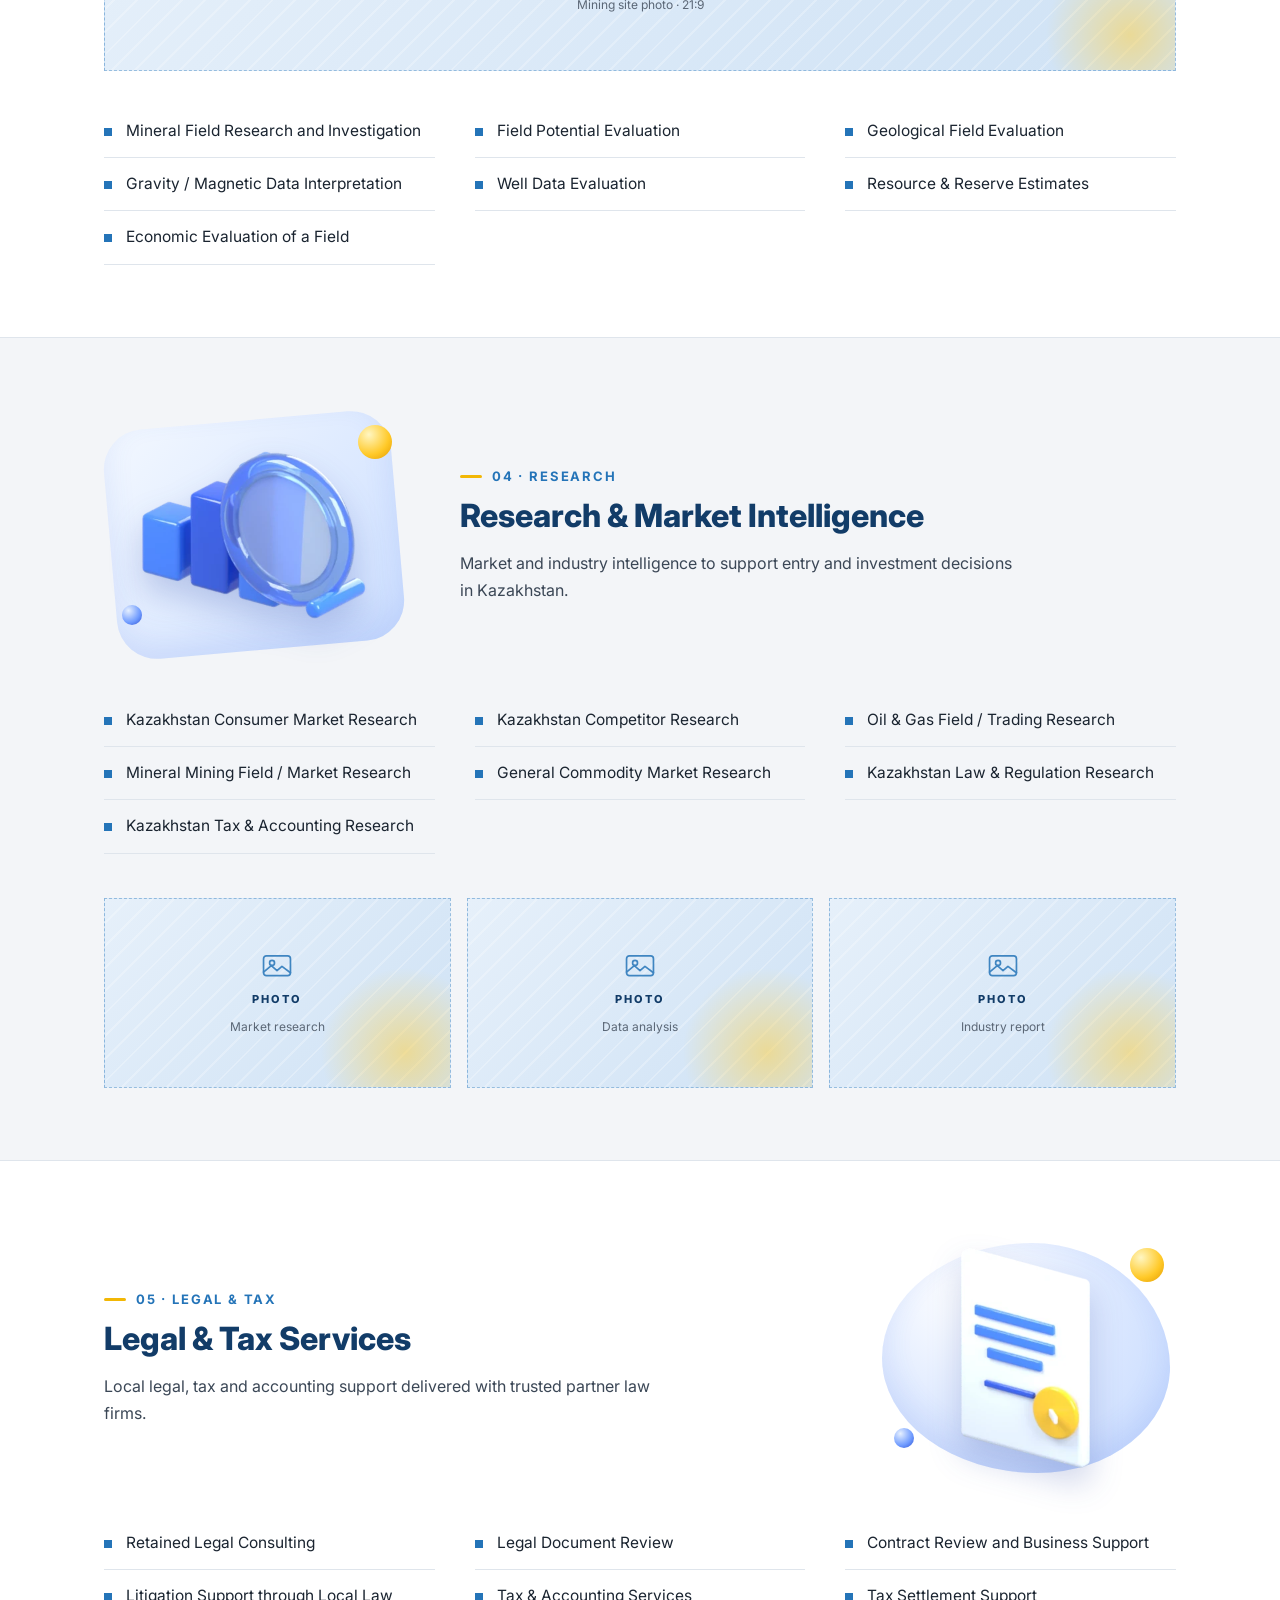
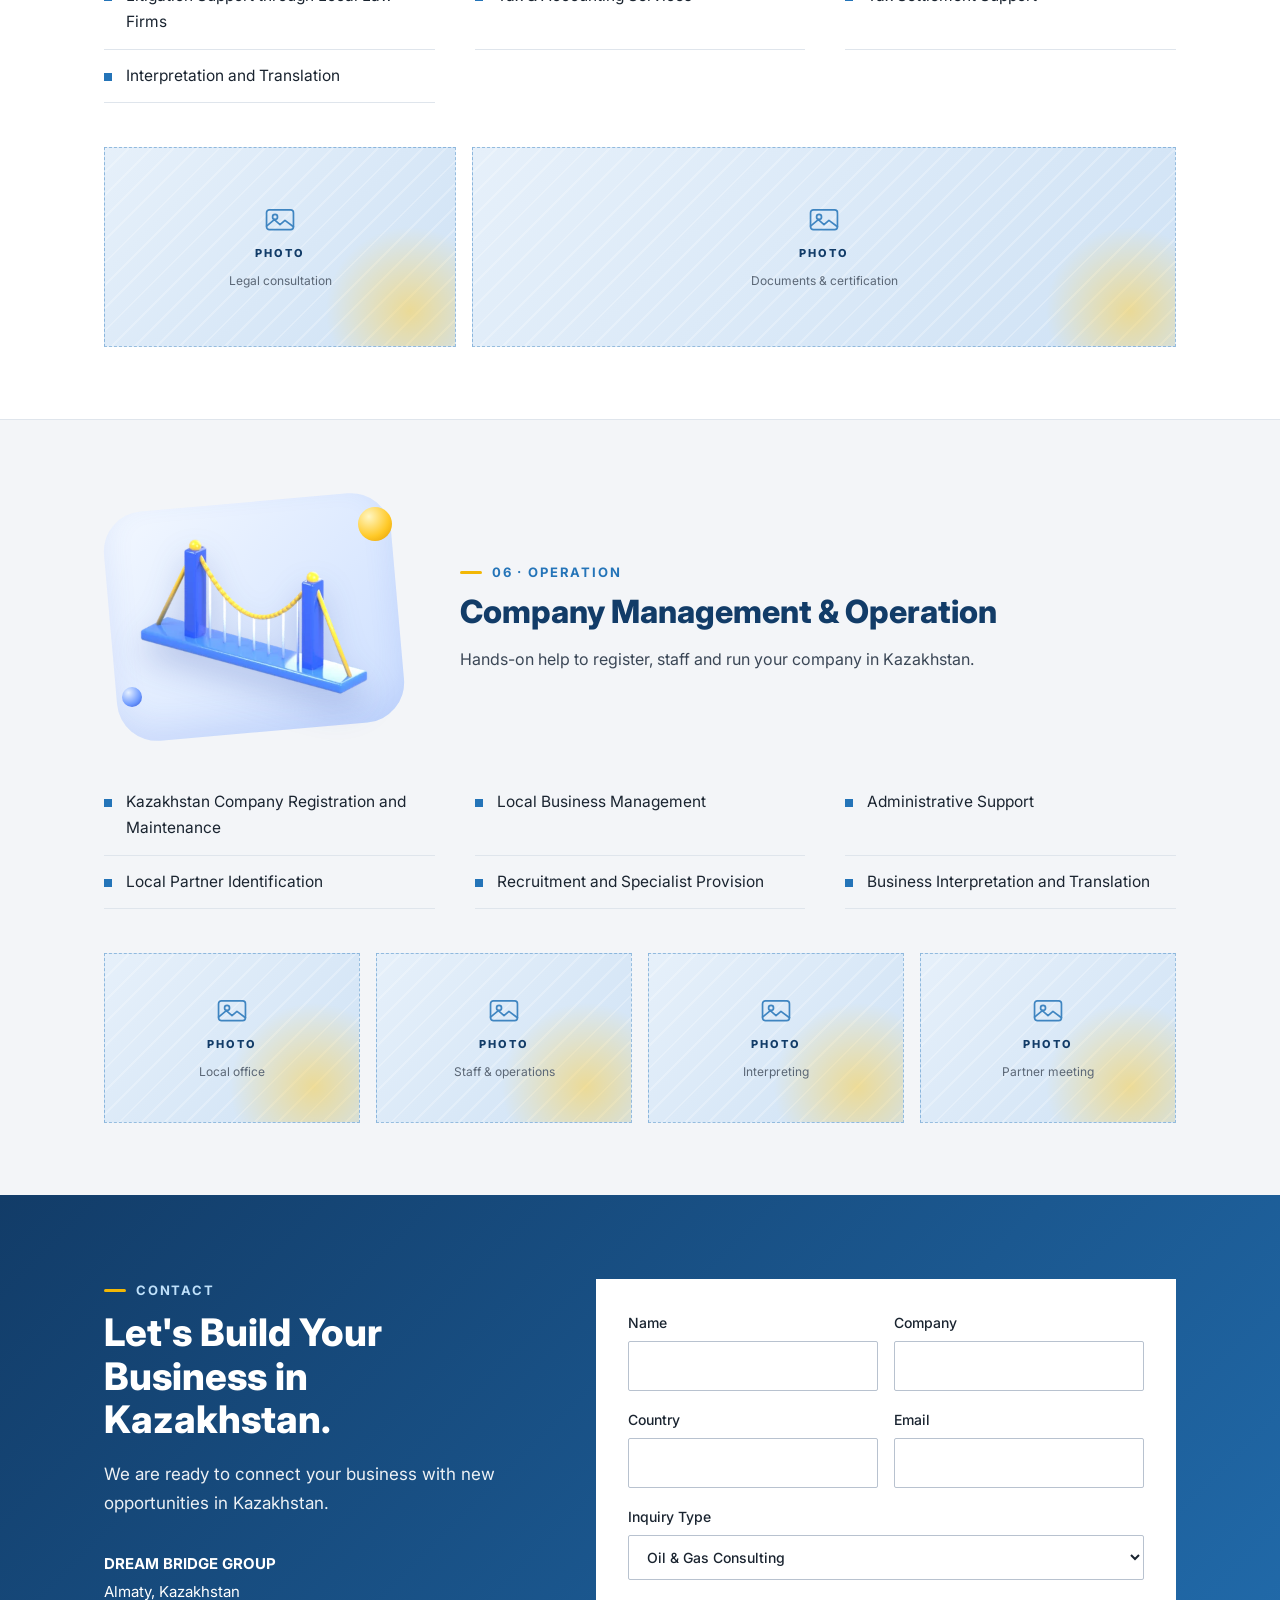
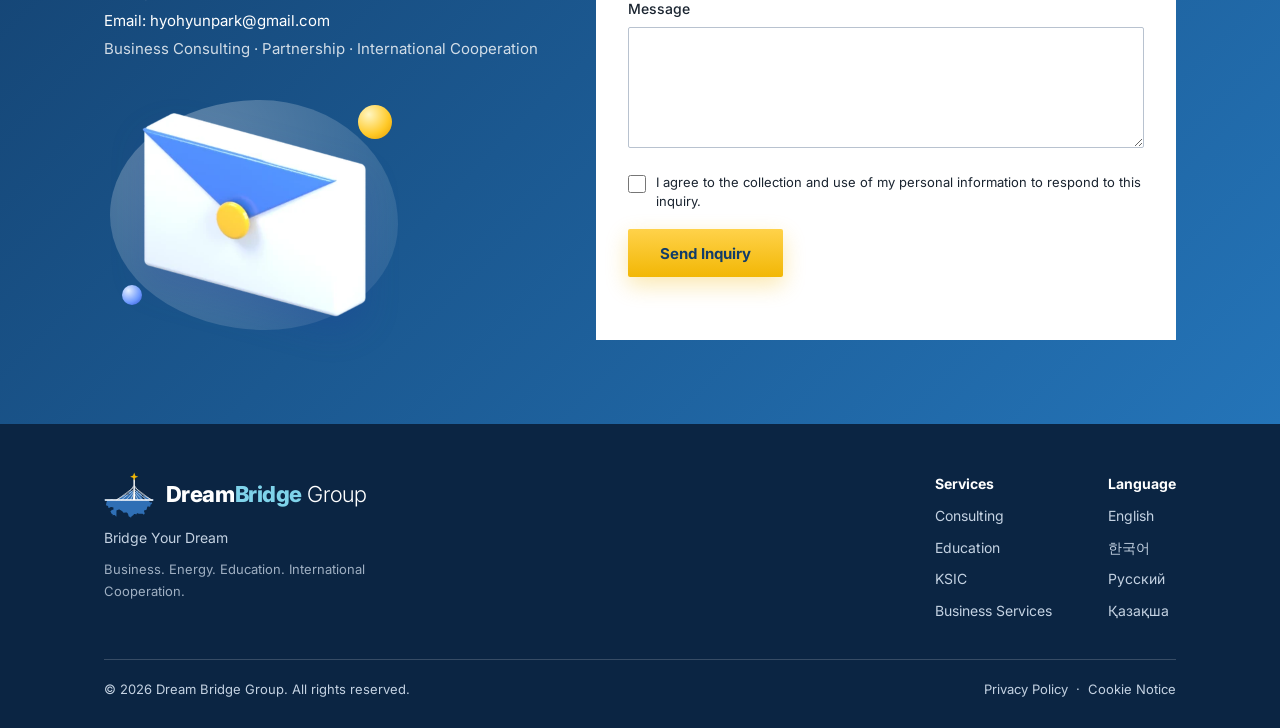
<file: consulting.html>
<!doctype html>
<html lang="en">
<head>
<meta charset="utf-8"/>
<meta content="width=device-width,initial-scale=1" name="viewport"/>
<title>Dream Bridge Group — Consulting</title>
<meta content="Oil &amp; gas, mineral mining, Kazakhstan market entry, legal &amp; accounting and SGR certification consulting by Dream Bridge Group." name="description"/>
<link href="assets/img/logo-1.svg" rel="icon" type="image/svg+xml"/>
<link href="https://fonts.googleapis.com" rel="preconnect"/>
<link crossorigin="" href="https://fonts.gstatic.com" rel="preconnect"/>
<link href="https://fonts.googleapis.com/css2?family=Inter:wght@400;500;700;800&amp;family=Noto+Sans+KR:wght@400;500;700;900&amp;display=swap" rel="stylesheet"/>
<link href="assets/css/styles.css" rel="stylesheet"/>
<link href="assets/css/consulting.css" rel="stylesheet"/>
</head>
<body>
<div style="width:100%;background:#fff;color:#1a2430;font-family:'Inter','Noto Sans KR',system-ui,sans-serif;font-size:16px;line-height:1.7">
<div style="background:var(--navy);color:#fff;font-size:13px"><div class="hp" style="max-width:1120px;margin:0 auto;padding:8px 24px;display:flex;justify-content:space-between;gap:16px;flex-wrap:wrap;box-sizing:border-box"><span data-i18n="t001" style="opacity:.85">Almaty, Kazakhstan  ·  hyohyunpark@gmail.com</span><span class="langsw"><a data-lang="en" href="#">EN</a> <a data-lang="ko" href="#">KO</a> <a data-lang="ru" href="#">RU</a> <a data-lang="kk" href="#">KK</a></span></div></div>
<header style="position:sticky;top:0;z-index:20;background:#fff;border-bottom:1px solid #dfe5ec">
<div class="hp" style="max-width:1120px;margin:0 auto;padding:0 24px;display:flex;align-items:center;justify-content:space-between;gap:20px;box-sizing:border-box">
<a href="index.html" style="display:flex;align-items:center;gap:10px;color:var(--navy);font-weight:800;font-size:19px;white-space:nowrap"><img alt="" aria-hidden="true" height="42" src="assets/img/logo-3.svg" style="display:block;flex:none"/><span style="font-size:22px;font-weight:800;letter-spacing:-.02em;color:#0a3a6e;white-space:nowrap">Dream<span style="color:#0b96bd">Bridge</span><span style="font-weight:300;color:#0a3a6e"> Group</span></span></a>
<nav class="hn mn" style="display:flex;gap:22px;font-weight:500;font-size:14px;align-items:center">
<a data-i18n="t002" href="index.html">Home</a><a data-i18n="t003" href="coming-soon.html">About Us</a><a data-i18n="t004" href="consulting.html" style="border-bottom-color:var(--blue);font-weight:700;color:var(--navy)">Consulting</a><a data-i18n="t005" href="coming-soon.html">Education</a><a data-i18n="t006" href="ksic.html">KSIC</a><a data-i18n="t007" href="coming-soon.html">Business Services</a><a data-i18n="t008" href="coming-soon.html">News &amp; Insights</a>
<a class="btng" data-i18n="t009" href="#contact" style="padding:10px 18px;font-weight:700;border-radius:2px;border-bottom:0">Contact</a>
</nav><details class="mm"><summary aria-label="Menu"><svg fill="none" height="22" stroke="currentColor" stroke-linecap="round" stroke-width="2.2" viewbox="0 0 24 24" width="22"><path d="M4 7h16M4 12h16M4 17h16"></path></svg></summary><div class="mmp"><a data-i18n="t002" href="index.html">Home</a><a data-i18n="t003" href="coming-soon.html">About Us</a><a data-i18n="t004" href="consulting.html">Consulting</a><a data-i18n="t005" href="coming-soon.html">Education</a><a data-i18n="t006" href="ksic.html">KSIC</a><a data-i18n="t007" href="coming-soon.html">Business Services</a><a data-i18n="t008" href="coming-soon.html">News &amp; Insights</a><a class="btng" data-i18n="t009" href="#contact">Contact</a></div></details></div></header>
<!-- PAGE HERO -->
<section class="hero2" style="background:linear-gradient(135deg,var(--navy) 0%,var(--blue) 100%);color:#fff">
<div class="hp" style="max-width:1120px;margin:0 auto;padding:56px 24px 64px;box-sizing:border-box">
<div style="font-size:13px;opacity:.85"><a data-i18n="t002" href="index.html" style="text-decoration:underline">Home</a> <span data-i18n="t163">/  Consulting</span></div>
<h1 data-i18n="t004" style="margin:18px 0 0;font-size:clamp(40px,4.6vw,60px);line-height:1.05;font-weight:800;letter-spacing:-.02em">Consulting</h1>
<p data-i18n="t045" style="margin:16px 0 0;font-size:19px;max-width:640px;opacity:.95">Oil &amp; Gas, Mineral Mining, Kazakhstan Market Entry, Legal &amp; Accounting, SGR Certification.</p>
<p data-i18n="t164" style="margin:10px 0 0;font-size:15px;max-width:640px;opacity:.85">From professional research to company establishment and local operations — all in one place.</p>
</div></section>
<!-- SUB NAV -->
<div style="position:sticky;top:70px;z-index:10;background:#fff;border-bottom:1px solid #dfe5ec">
<div class="hp sub" style="max-width:1120px;margin:0 auto;padding:0 24px;display:flex;gap:30px;overflow-x:auto;font-size:14px;font-weight:500;box-sizing:border-box">
<a data-i18n="t165" href="#oil">Oil &amp; Gas</a><a data-i18n="t020" href="#entry">Market Entry</a><a data-i18n="t150" href="#mining">Mineral Mining</a><a data-i18n="t166" href="#research">Research &amp; Market Intelligence</a><a data-i18n="t167" href="#legal">Legal &amp; Tax</a><a data-i18n="t168" href="#mgmt">Company Management</a></div></div>
<!-- 5-1 OIL & GAS -->
<section id="oil" style="border-bottom:1px solid #dfe5ec"><div class="hp" style="max-width:1120px;margin:0 auto;padding:72px 24px;box-sizing:border-box">
<div class="split"><div class="tx"><div data-i18n="t169" style="font-size:13px;font-weight:700;letter-spacing:.14em;color:var(--blue)">01 · OIL &amp; GAS</div>
<h2 data-i18n="t053" style="margin:10px 0 0;font-size:32px;line-height:1.2;font-weight:800;color:var(--navy);max-width:720px">Professional Oil &amp; Gas Research and Consulting</h2>
<p data-i18n="t054" style="margin:14px 0 32px;color:#3b4756;max-width:720px">Expert research and technical-economic evaluation across exploration, development and production in Kazakhstan's oil &amp; gas industry.</p></div><div class="vis sm"><i class="o1"></i><i class="o2"></i><img alt="" loading="lazy" src="assets/img/3d-barrel.webp"/></div></div><div class="photo" style="height:200px;margin-top:6px;"><svg aria-hidden="true" fill="none" stroke="currentColor" stroke-linecap="round" stroke-linejoin="round" stroke-width="2.4" viewbox="0 0 48 48"><rect height="28" rx="4" width="38" x="5" y="11"></rect><circle cx="17" cy="21" r="3.5"></circle><path d="M5 34l11-9 8 7 7-6 12 9"></path></svg><b data-i18n="t038">PHOTO</b><span data-i18n="t170">Oil &amp; Gas field photo · 21:9</span></div><div style="height:34px"></div>
<ul class="ul"><li data-i18n="t056">Oil &amp; Gas Field Research and Investigation</li><li data-i18n="t057">Field Potential Evaluation</li><li data-i18n="t058">Geological Field Evaluation</li><li data-i18n="t059">Seismic Data Interpretation</li><li data-i18n="t060">Wireline Data Interpretation</li><li data-i18n="t061">Well Data Evaluation</li><li data-i18n="t062">Test / Production Data Evaluation</li><li data-i18n="t063">Prospect / Leads Analysis</li><li data-i18n="t064">Geological Success Ratio Estimation</li><li data-i18n="t065">Resource &amp; Reserve Estimates</li><li data-i18n="t066">Economic Evaluation of a Field</li></ul>
</div></section>
<!-- 5-2 MARKET ENTRY -->
<section id="entry" style="background:#f3f5f8;border-bottom:1px solid #dfe5ec"><div class="hp" style="max-width:1120px;margin:0 auto;padding:72px 24px;box-sizing:border-box">
<div class="split rev"><div class="tx"><div data-i18n="t171" style="font-size:13px;font-weight:700;letter-spacing:.14em;color:var(--blue)">02 · MARKET ENTRY &amp; BUSINESS SUPPORT</div>
<h2 data-i18n="t069" style="margin:10px 0 0;font-size:32px;line-height:1.2;font-weight:800;color:var(--navy)">Your Gateway to the Kazakhstan Market</h2>
<p data-i18n="t070" style="margin:14px 0 32px;color:#3b4756;max-width:720px">From market research and company establishment to certification, licensing and local operations — full support for companies entering Kazakhstan.</p></div><div class="vis sq sm"><i class="o1"></i><i class="o2"></i><img alt="" loading="lazy" src="assets/img/3d-city.webp"/></div></div><div class="photo" style="height:200px;margin-top:6px;"><svg aria-hidden="true" fill="none" stroke="currentColor" stroke-linecap="round" stroke-linejoin="round" stroke-width="2.4" viewbox="0 0 48 48"><rect height="28" rx="4" width="38" x="5" y="11"></rect><circle cx="17" cy="21" r="3.5"></circle><path d="M5 34l11-9 8 7 7-6 12 9"></path></svg><b data-i18n="t038">PHOTO</b><span data-i18n="t172">Almaty business photo · 21:9</span></div><div style="height:34px"></div>
<div style="background:#fff;font-size:15px">
<div style="display:flex;background:var(--navy);color:#fff;font-weight:700"><div data-i18n="t173" style="flex:0 0 240px;padding:12px 20px">Service Area</div><div data-i18n="t174" style="flex:1;padding:12px 20px">Details</div></div>
<div style="display:flex;border-bottom:1px solid #dfe5ec"><b data-i18n="t020" style="flex:0 0 240px;padding:14px 20px;color:var(--navy)">Market Entry</b><span data-i18n="t071" style="flex:1;padding:14px 20px">Market research, competitor analysis and feasibility studies</span></div>
<div style="display:flex;border-bottom:1px solid #dfe5ec"><b data-i18n="t072" style="flex:0 0 240px;padding:14px 20px;color:var(--navy)">Legal Support</b><span data-i18n="t073" style="flex:1;padding:14px 20px">Local legal review, contracts and law-firm cooperation</span></div>
<div style="display:flex;border-bottom:1px solid #dfe5ec"><b data-i18n="t074" style="flex:0 0 240px;padding:14px 20px;color:var(--navy)">Company Registration</b><span data-i18n="t075" style="flex:1;padding:14px 20px">LLP establishment, registration and amendments</span></div>
<div style="display:flex;border-bottom:1px solid #dfe5ec"><b data-i18n="t076" style="flex:0 0 240px;padding:14px 20px;color:var(--navy)">Tax &amp; Accounting</b><span data-i18n="t077" style="flex:1;padding:14px 20px">Accounting, tax advisory and filings</span></div>
<div style="display:flex;border-bottom:1px solid #dfe5ec"><b data-i18n="t078" style="flex:0 0 240px;padding:14px 20px;color:var(--navy)">SGR Certification</b><span data-i18n="t079" style="flex:1;padding:14px 20px">SGR certification procedures and documentation</span></div>
<div style="display:flex;border-bottom:1px solid #dfe5ec"><b data-i18n="t080" style="flex:0 0 240px;padding:14px 20px;color:var(--navy)">Licensing</b><span data-i18n="t081" style="flex:1;padding:14px 20px">Trademark registration, sanitary permits and other licenses</span></div>
<div style="display:flex"><b data-i18n="t082" style="flex:0 0 240px;padding:14px 20px;color:var(--navy)">Business Operation</b><span data-i18n="t083" style="flex:1;padding:14px 20px">Local staff, office, administration and interpreting</span></div>
</div>
<h3 data-i18n="t175" style="margin:48px 0 0;font-size:20px;font-weight:800;color:var(--navy)">Service Process</h3>
<div style="margin-top:18px;display:grid;grid-template-columns:repeat(auto-fit,minmax(190px,1fr));gap:16px">
<div style="background:#fff;padding:22px;border-top:4px solid var(--blue)"><div style="font-size:30px;font-weight:800;color:var(--blue);line-height:1">1</div><div data-i18n="t085" style="margin-top:10px;font-weight:700;color:var(--navy)">Market Research</div><p data-i18n="t086" style="margin:2px 0 0;font-size:14px;color:#5b6776">Market and environment study</p></div>
<div style="background:#fff;padding:22px;border-top:4px solid var(--blue)"><div style="font-size:30px;font-weight:800;color:var(--blue);line-height:1">2</div><div data-i18n="t087" style="margin-top:10px;font-weight:700;color:var(--navy)">Business Planning</div><p data-i18n="t088" style="margin:2px 0 0;font-size:14px;color:#5b6776">Entry strategy and planning</p></div>
<div style="background:#fff;padding:22px;border-top:4px solid var(--blue)"><div style="font-size:30px;font-weight:800;color:var(--blue);line-height:1">3</div><div data-i18n="t089" style="margin-top:10px;font-weight:700;color:var(--navy)">Legal &amp; Certification</div><p data-i18n="t090" style="margin:2px 0 0;font-size:14px;color:#5b6776">Legal review, certification, permits</p></div>
<div style="background:#fff;padding:22px;border-top:4px solid var(--blue)"><div style="font-size:30px;font-weight:800;color:var(--blue);line-height:1">4</div><div data-i18n="t091" style="margin-top:10px;font-weight:700;color:var(--navy)">Company Establishment</div><p data-i18n="t092" style="margin:2px 0 0;font-size:14px;color:#5b6776">Company setup and registration</p></div>
<div style="background:#fff;padding:22px;border-top:4px solid var(--blue)"><div style="font-size:30px;font-weight:800;color:var(--blue);line-height:1">5</div><div data-i18n="t082" style="margin-top:10px;font-weight:700;color:var(--navy)">Business Operation</div><p data-i18n="t093" style="margin:2px 0 0;font-size:14px;color:#5b6776">Local operations support</p></div>
</div></div></section>
<!-- 5-3 MINING -->
<section id="mining" style="border-bottom:1px solid #dfe5ec"><div class="hp" style="max-width:1120px;margin:0 auto;padding:72px 24px;box-sizing:border-box">
<div class="split"><div class="tx"><div data-i18n="t176" style="font-size:13px;font-weight:700;letter-spacing:.14em;color:var(--blue)">03 · MINERAL MINING</div>
<h2 data-i18n="t177" style="margin:10px 0 28px;font-size:32px;line-height:1.2;font-weight:800;color:var(--navy)">Mineral Mining Consulting</h2><p data-i18n="t178" style="color:#3b4756;max-width:560px">Geological, geophysical and economic evaluation of mineral fields and resources.</p></div><div class="vis sm"><i class="o1"></i><i class="o2"></i><img alt="" loading="lazy" src="assets/img/3d-gem.webp"/></div></div><div class="photo" style="height:200px;margin-top:6px;"><svg aria-hidden="true" fill="none" stroke="currentColor" stroke-linecap="round" stroke-linejoin="round" stroke-width="2.4" viewbox="0 0 48 48"><rect height="28" rx="4" width="38" x="5" y="11"></rect><circle cx="17" cy="21" r="3.5"></circle><path d="M5 34l11-9 8 7 7-6 12 9"></path></svg><b data-i18n="t038">PHOTO</b><span data-i18n="t179">Mining site photo · 21:9</span></div><div style="height:34px"></div>
<ul class="ul"><li data-i18n="t180">Mineral Field Research and Investigation</li><li data-i18n="t057">Field Potential Evaluation</li><li data-i18n="t058">Geological Field Evaluation</li><li data-i18n="t181">Gravity / Magnetic Data Interpretation</li><li data-i18n="t061">Well Data Evaluation</li><li data-i18n="t065">Resource &amp; Reserve Estimates</li><li data-i18n="t066">Economic Evaluation of a Field</li></ul>
</div></section>
<!-- 5-4 RESEARCH -->
<section id="research" style="background:#f3f5f8;border-bottom:1px solid #dfe5ec"><div class="hp" style="max-width:1120px;margin:0 auto;padding:72px 24px;box-sizing:border-box">
<div class="split rev"><div class="tx"><div data-i18n="t182" style="font-size:13px;font-weight:700;letter-spacing:.14em;color:var(--blue)">04 · RESEARCH</div>
<h2 data-i18n="t166" style="margin:10px 0 28px;font-size:32px;line-height:1.2;font-weight:800;color:var(--navy)">Research &amp; Market Intelligence</h2><p data-i18n="t183" style="color:#3b4756;max-width:560px">Market and industry intelligence to support entry and investment decisions in Kazakhstan.</p></div><div class="vis sq sm"><i class="o1"></i><i class="o2"></i><img alt="" loading="lazy" src="assets/img/3d-research.webp"/></div></div><div style="height:34px"></div>
<ul class="ul"><li data-i18n="t184">Kazakhstan Consumer Market Research</li><li data-i18n="t185">Kazakhstan Competitor Research</li><li data-i18n="t186">Oil &amp; Gas Field / Trading Research</li><li data-i18n="t187">Mineral Mining Field / Market Research</li><li data-i18n="t188">General Commodity Market Research</li><li data-i18n="t189">Kazakhstan Law &amp; Regulation Research</li><li data-i18n="t190">Kazakhstan Tax &amp; Accounting Research</li></ul>
<div class="pg" style="flex:1 1 100%;width:100%;margin-top:44px;display:grid;grid-template-columns:1fr 1fr 1fr;grid-auto-rows:190px;gap:16px"><div class="photo" style=""><svg aria-hidden="true" fill="none" stroke="currentColor" stroke-linecap="round" stroke-linejoin="round" stroke-width="2.4" viewbox="0 0 48 48"><rect height="28" rx="4" width="38" x="5" y="11"></rect><circle cx="17" cy="21" r="3.5"></circle><path d="M5 34l11-9 8 7 7-6 12 9"></path></svg><b data-i18n="t038">PHOTO</b><span data-i18n="t191">Market research</span></div><div class="photo" style=""><svg aria-hidden="true" fill="none" stroke="currentColor" stroke-linecap="round" stroke-linejoin="round" stroke-width="2.4" viewbox="0 0 48 48"><rect height="28" rx="4" width="38" x="5" y="11"></rect><circle cx="17" cy="21" r="3.5"></circle><path d="M5 34l11-9 8 7 7-6 12 9"></path></svg><b data-i18n="t038">PHOTO</b><span data-i18n="t192">Data analysis</span></div><div class="photo" style=""><svg aria-hidden="true" fill="none" stroke="currentColor" stroke-linecap="round" stroke-linejoin="round" stroke-width="2.4" viewbox="0 0 48 48"><rect height="28" rx="4" width="38" x="5" y="11"></rect><circle cx="17" cy="21" r="3.5"></circle><path d="M5 34l11-9 8 7 7-6 12 9"></path></svg><b data-i18n="t038">PHOTO</b><span data-i18n="t193">Industry report</span></div></div></div></section>
<!-- 5-5 LEGAL -->
<section id="legal" style="border-bottom:1px solid #dfe5ec"><div class="hp" style="max-width:1120px;margin:0 auto;padding:72px 24px;box-sizing:border-box">
<div class="split"><div class="tx"><div data-i18n="t194" style="font-size:13px;font-weight:700;letter-spacing:.14em;color:var(--blue)">05 · LEGAL &amp; TAX</div>
<h2 data-i18n="t195" style="margin:10px 0 28px;font-size:32px;line-height:1.2;font-weight:800;color:var(--navy)">Legal &amp; Tax Services</h2><p data-i18n="t196" style="color:#3b4756;max-width:560px">Local legal, tax and accounting support delivered with trusted partner law firms.</p></div><div class="vis sm"><i class="o1"></i><i class="o2"></i><img alt="" loading="lazy" src="assets/img/3d-doc.webp"/></div></div><div style="height:34px"></div>
<ul class="ul"><li data-i18n="t197">Retained Legal Consulting</li><li data-i18n="t198">Legal Document Review</li><li data-i18n="t199">Contract Review and Business Support</li><li data-i18n="t200">Litigation Support through Local Law Firms</li><li data-i18n="t201">Tax &amp; Accounting Services</li><li data-i18n="t202">Tax Settlement Support</li><li data-i18n="t203">Interpretation and Translation</li></ul>
<div class="pg" style="flex:1 1 100%;width:100%;margin-top:44px;display:grid;grid-template-columns:1fr 2fr;grid-auto-rows:200px;gap:16px"><div class="photo" style=""><svg aria-hidden="true" fill="none" stroke="currentColor" stroke-linecap="round" stroke-linejoin="round" stroke-width="2.4" viewbox="0 0 48 48"><rect height="28" rx="4" width="38" x="5" y="11"></rect><circle cx="17" cy="21" r="3.5"></circle><path d="M5 34l11-9 8 7 7-6 12 9"></path></svg><b data-i18n="t038">PHOTO</b><span data-i18n="t204">Legal consultation</span></div><div class="photo" style=""><svg aria-hidden="true" fill="none" stroke="currentColor" stroke-linecap="round" stroke-linejoin="round" stroke-width="2.4" viewbox="0 0 48 48"><rect height="28" rx="4" width="38" x="5" y="11"></rect><circle cx="17" cy="21" r="3.5"></circle><path d="M5 34l11-9 8 7 7-6 12 9"></path></svg><b data-i18n="t038">PHOTO</b><span data-i18n="t205">Documents &amp; certification</span></div></div></div></section>
<!-- 5-6 MANAGEMENT -->
<section id="mgmt" style="background:#f3f5f8"><div class="hp" style="max-width:1120px;margin:0 auto;padding:72px 24px;box-sizing:border-box">
<div class="split rev"><div class="tx"><div data-i18n="t206" style="font-size:13px;font-weight:700;letter-spacing:.14em;color:var(--blue)">06 · OPERATION</div>
<h2 data-i18n="t207" style="margin:10px 0 28px;font-size:32px;line-height:1.2;font-weight:800;color:var(--navy)">Company Management &amp; Operation</h2><p data-i18n="t208" style="color:#3b4756;max-width:560px">Hands-on help to register, staff and run your company in Kazakhstan.</p></div><div class="vis sq sm"><i class="o1"></i><i class="o2"></i><img alt="" loading="lazy" src="assets/img/3d-bridge-suspension.webp"/></div></div><div style="height:34px"></div>
<ul class="ul"><li data-i18n="t209">Kazakhstan Company Registration and Maintenance</li><li data-i18n="t210">Local Business Management</li><li data-i18n="t211">Administrative Support</li><li data-i18n="t212">Local Partner Identification</li><li data-i18n="t213">Recruitment and Specialist Provision</li><li data-i18n="t214">Business Interpretation and Translation</li></ul>
<div class="pg" style="flex:1 1 100%;width:100%;margin-top:44px;display:grid;grid-template-columns:repeat(4,1fr);grid-auto-rows:170px;gap:16px"><div class="photo" style=""><svg aria-hidden="true" fill="none" stroke="currentColor" stroke-linecap="round" stroke-linejoin="round" stroke-width="2.4" viewbox="0 0 48 48"><rect height="28" rx="4" width="38" x="5" y="11"></rect><circle cx="17" cy="21" r="3.5"></circle><path d="M5 34l11-9 8 7 7-6 12 9"></path></svg><b data-i18n="t038">PHOTO</b><span data-i18n="t215">Local office</span></div><div class="photo" style=""><svg aria-hidden="true" fill="none" stroke="currentColor" stroke-linecap="round" stroke-linejoin="round" stroke-width="2.4" viewbox="0 0 48 48"><rect height="28" rx="4" width="38" x="5" y="11"></rect><circle cx="17" cy="21" r="3.5"></circle><path d="M5 34l11-9 8 7 7-6 12 9"></path></svg><b data-i18n="t038">PHOTO</b><span data-i18n="t216">Staff &amp; operations</span></div><div class="photo" style=""><svg aria-hidden="true" fill="none" stroke="currentColor" stroke-linecap="round" stroke-linejoin="round" stroke-width="2.4" viewbox="0 0 48 48"><rect height="28" rx="4" width="38" x="5" y="11"></rect><circle cx="17" cy="21" r="3.5"></circle><path d="M5 34l11-9 8 7 7-6 12 9"></path></svg><b data-i18n="t038">PHOTO</b><span data-i18n="t217">Interpreting</span></div><div class="photo" style=""><svg aria-hidden="true" fill="none" stroke="currentColor" stroke-linecap="round" stroke-linejoin="round" stroke-width="2.4" viewbox="0 0 48 48"><rect height="28" rx="4" width="38" x="5" y="11"></rect><circle cx="17" cy="21" r="3.5"></circle><path d="M5 34l11-9 8 7 7-6 12 9"></path></svg><b data-i18n="t038">PHOTO</b><span data-i18n="t218">Partner meeting</span></div></div></div></section>
<!-- CTA -->
<section id="contact" style="background:linear-gradient(135deg,var(--navy),var(--blue));color:#fff">
<div class="hp" style="max-width:1120px;margin:0 auto;padding:84px 24px;box-sizing:border-box;display:flex;flex-wrap:wrap;gap:56px">
<div style="flex:1 1 360px"><div data-i18n="t139" style="font-size:13px;font-weight:700;letter-spacing:.14em;color:#bfe0fa">CONTACT</div><h2 data-i18n="t140" style="margin:10px 0 18px;font-size:38px;line-height:1.15;font-weight:800">Let's Build Your Business in Kazakhstan.</h2><p data-i18n="t141" style="margin:0;font-size:17px;opacity:.92;max-width:420px">We are ready to connect your business with new opportunities in Kazakhstan.</p>
<div data-i18n="t142" style="margin-top:32px;font-size:15px;line-height:1.9"><b>DREAM BRIDGE GROUP</b><br>Almaty, Kazakhstan<br>Email: hyohyunpark@gmail.com<br><span style="opacity:.8">Business Consulting · Partnership · International Cooperation</span></div><div style="margin-top:26px"><div class="vis dk sm"><i class="o1"></i><i class="o2"></i><img alt="" loading="lazy" src="assets/img/3d-envelope.webp"/></div></div></div>
<form style="flex:1 1 440px;background:#fff;color:#1a2430;padding:32px;display:grid;gap:16px;font-size:14px;font-weight:500">
<div style="display:grid;grid-template-columns:repeat(auto-fit,minmax(180px,1fr));gap:16px"><label><span data-i18n="t143">Name</span><input autocomplete="name" type="text"/></label><label><span data-i18n="t144">Company</span><input autocomplete="organization" type="text"/></label></div>
<div style="display:grid;grid-template-columns:repeat(auto-fit,minmax(180px,1fr));gap:16px"><label><span data-i18n="t145">Country</span><input autocomplete="country-name" type="text"/></label><label><span data-i18n="t146">Email</span><input autocomplete="email" type="email"/></label></div>
<label><span data-i18n="t147">Inquiry Type</span><select><option data-i18n="t018">Oil &amp; Gas Consulting</option><option data-i18n="t148">Kazakhstan Market Entry</option><option data-i18n="t149">Legal &amp; Accounting</option><option data-i18n="t078">SGR Certification</option><option data-i18n="t150">Mineral Mining</option><option data-i18n="t151">Education &amp; Study Abroad</option><option data-i18n="t152">KSIC &amp; University Cooperation</option><option data-i18n="t153">Other Business Partnership</option></select></label>
<label><span data-i18n="t154">Message</span><textarea rows="4"></textarea></label>
<label style="display:flex;gap:10px;align-items:flex-start;font-weight:400;font-size:13px;line-height:1.5"><input type="checkbox"/><span data-i18n="t155">I agree to the collection and use of my personal information to respond to this inquiry.</span></label>
<button class="btng" data-i18n="t156" style="justify-self:start;padding:14px 32px;border-radius:2px;font:700 15px 'Inter',sans-serif;cursor:pointer" type="button">Send Inquiry</button>
</form></div></section>
<footer style="background:#0b2543;color:#c4d2e2;font-size:14px"><div class="hp" style="max-width:1120px;margin:0 auto;padding:48px 24px 28px;box-sizing:border-box">
<div style="display:flex;flex-wrap:wrap;justify-content:space-between;gap:40px"><div style="max-width:340px"><div style="display:flex;align-items:center;gap:12px"><img alt="" aria-hidden="true" height="46" src="assets/img/logo-4.svg" style="display:block;flex:none"/><span style="font-size:22px;font-weight:800;letter-spacing:-.02em;color:#fff;white-space:nowrap">Dream<span style="color:#7fd3ea">Bridge</span><span style="font-weight:300;color:#fff"> Group</span></span></div><div data-i18n="t023" style="margin-top:8px">Bridge Your Dream</div><div data-i18n="t157" style="margin-top:8px;font-size:13px;opacity:.8">Business. Energy. Education. International Cooperation.</div></div>
<div style="display:flex;gap:56px;flex-wrap:wrap"><div style="display:flex;flex-direction:column;gap:8px"><b data-i18n="t158" style="color:#fff">Services</b><a data-i18n="t004" href="consulting.html">Consulting</a><a data-i18n="t005" href="coming-soon.html">Education</a><a data-i18n="t006" href="ksic.html">KSIC</a><a data-i18n="t007" href="coming-soon.html">Business Services</a></div><div style="display:flex;flex-direction:column;gap:8px"><b data-i18n="t159" style="color:#fff">Language</b><a data-lang="en" href="#">English</a><a data-lang="ko" href="#">한국어</a><a data-lang="ru" href="#">Русский</a><a data-lang="kk" href="#">Қазақша</a></div></div></div>
<div style="margin-top:36px;padding-top:18px;border-top:1px solid rgba(255,255,255,.18);display:flex;justify-content:space-between;flex-wrap:wrap;gap:12px;font-size:13px"><span data-i18n="t160">© 2026 Dream Bridge Group. All rights reserved.</span><span><a data-i18n="t161" href="coming-soon.html">Privacy Policy</a>  ·  <a data-i18n="t162" href="coming-soon.html">Cookie Notice</a></span></div></div></footer>
</div>
<script src="assets/js/i18n.js"></script>
<script src="assets/js/main.js"></script>
</body>
</html>
</file>
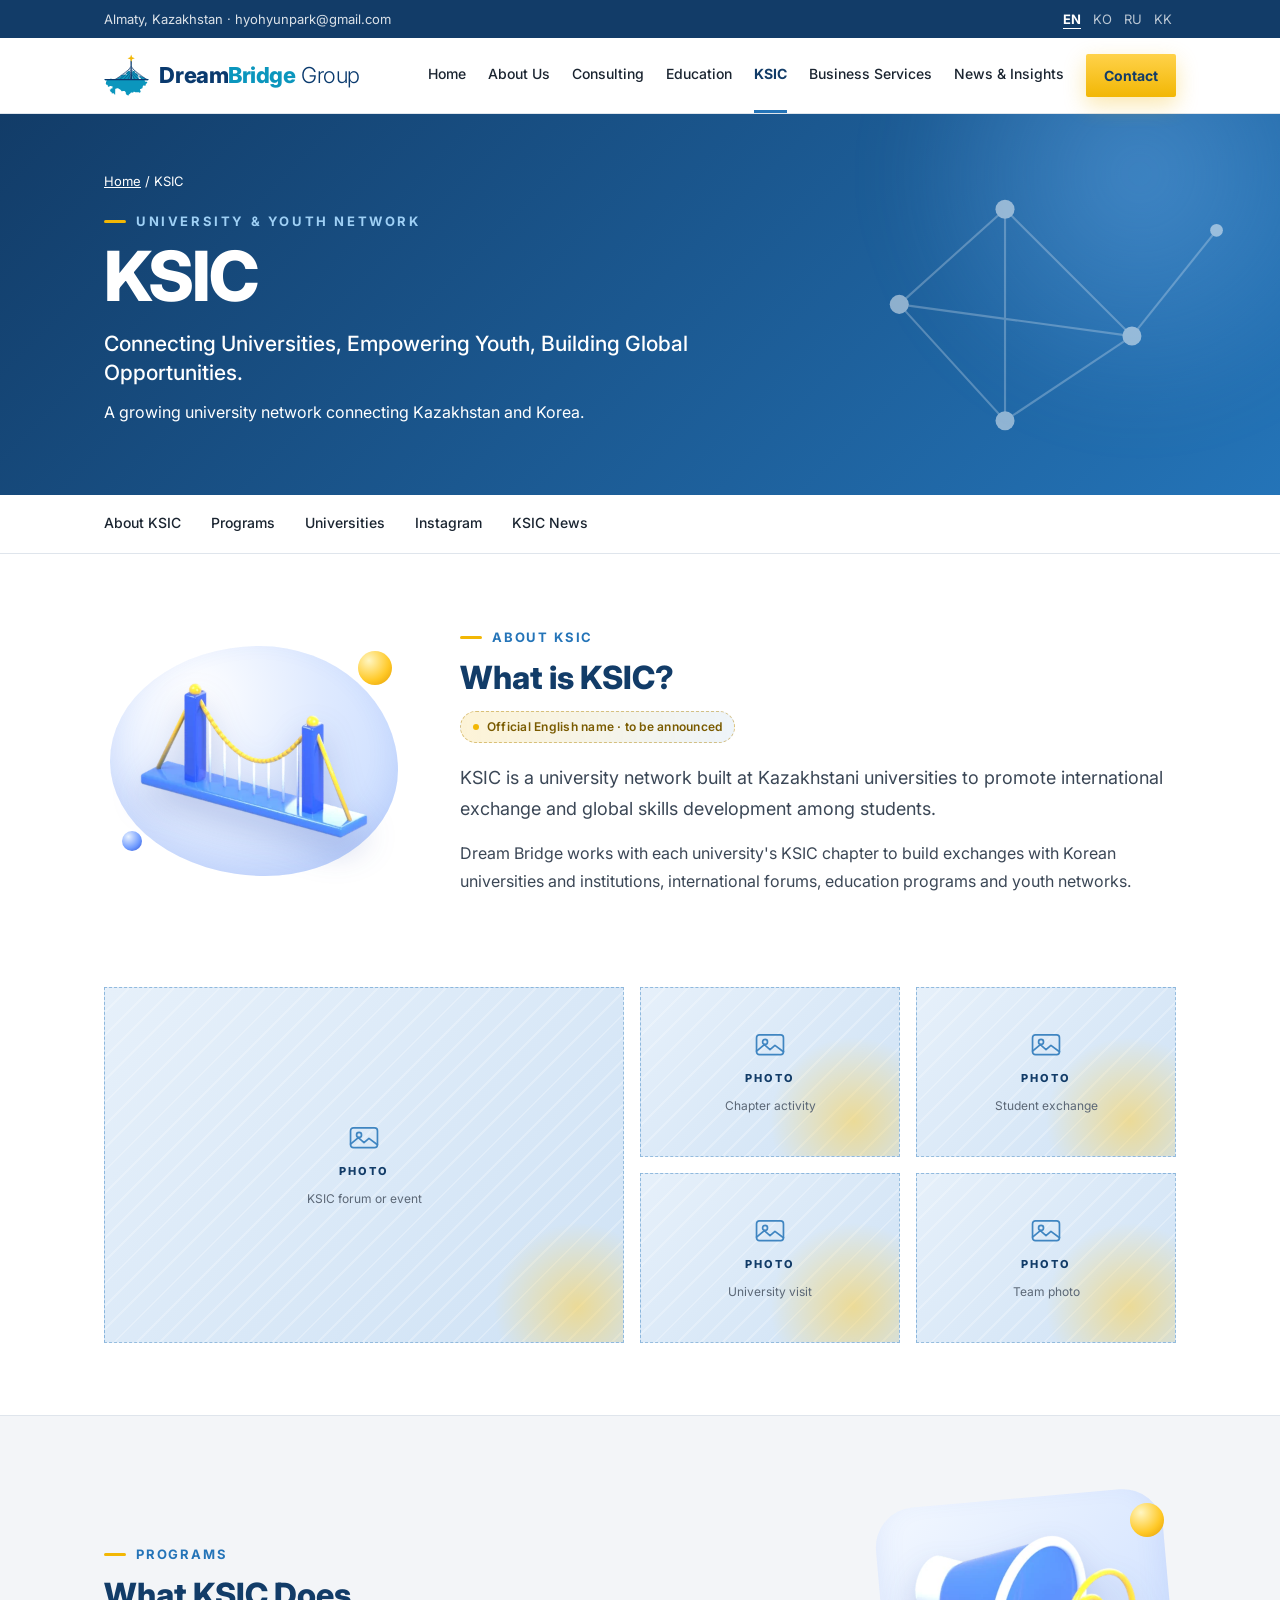
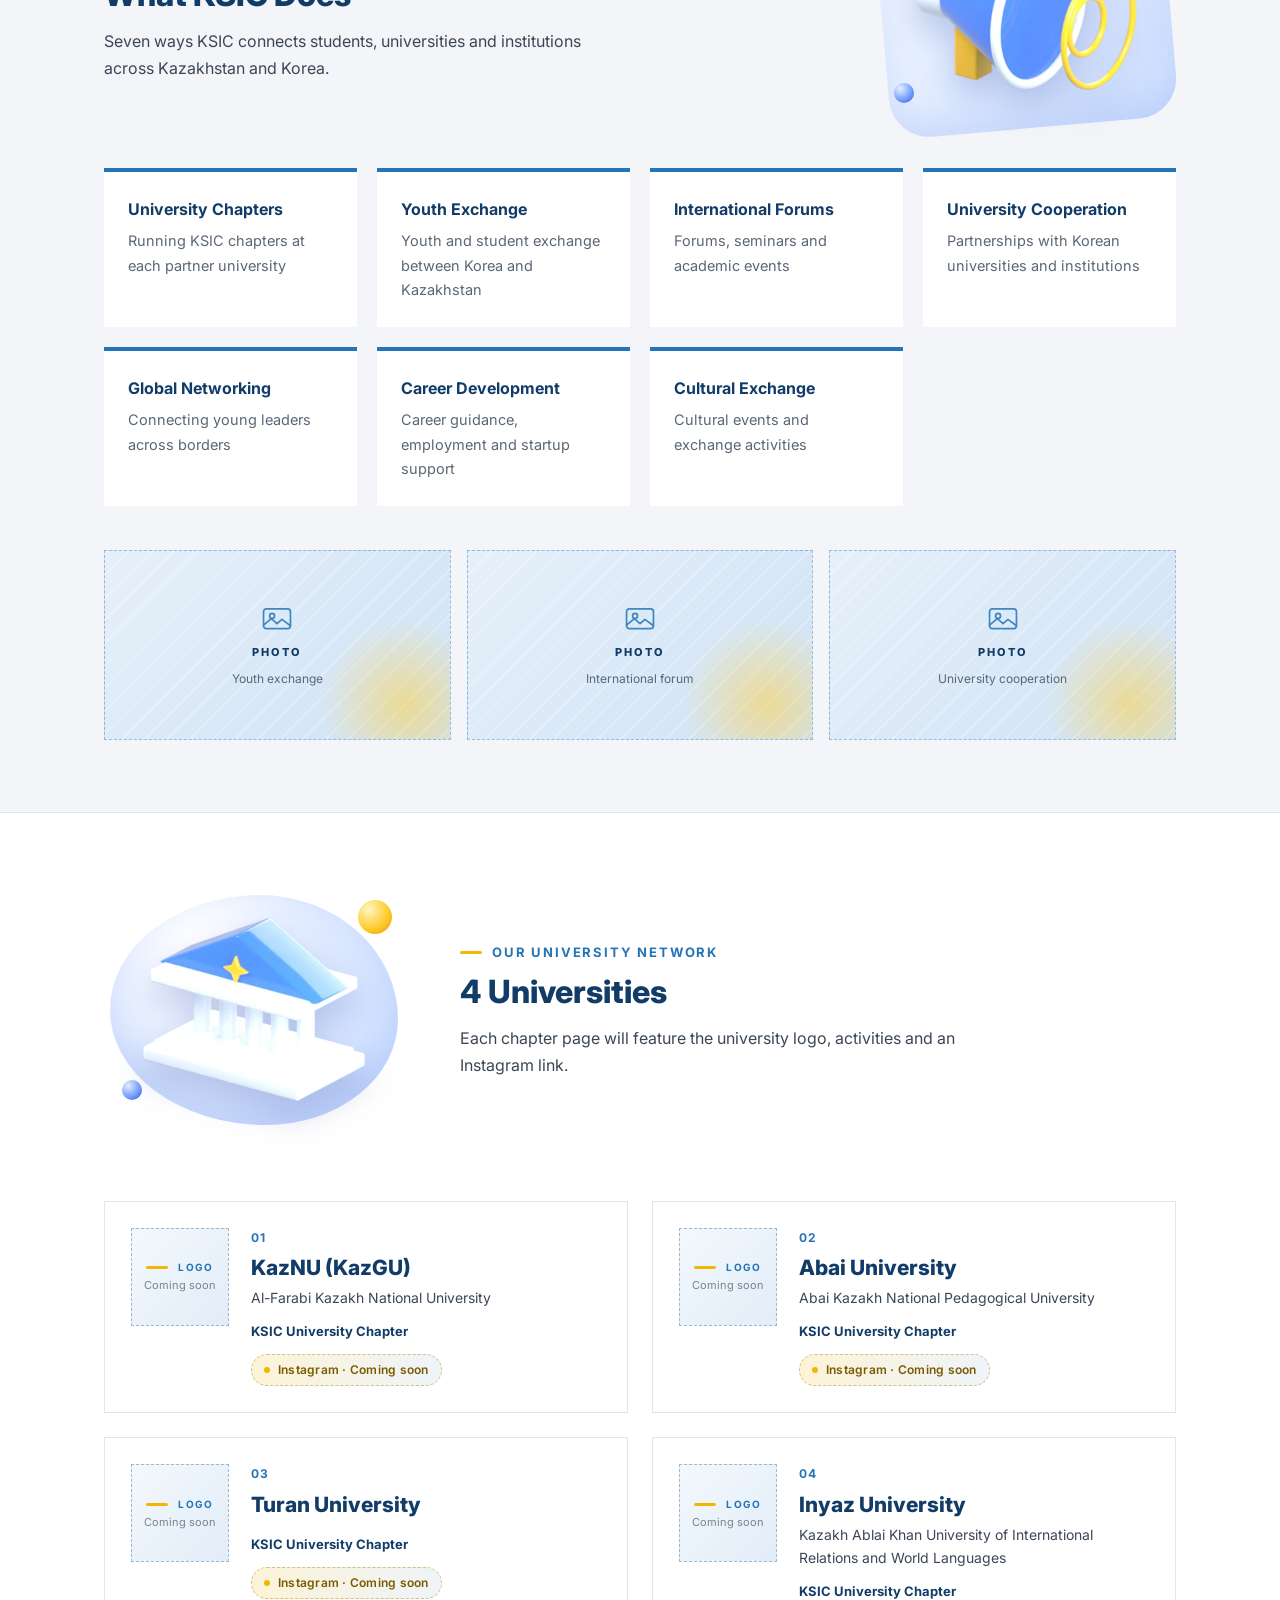
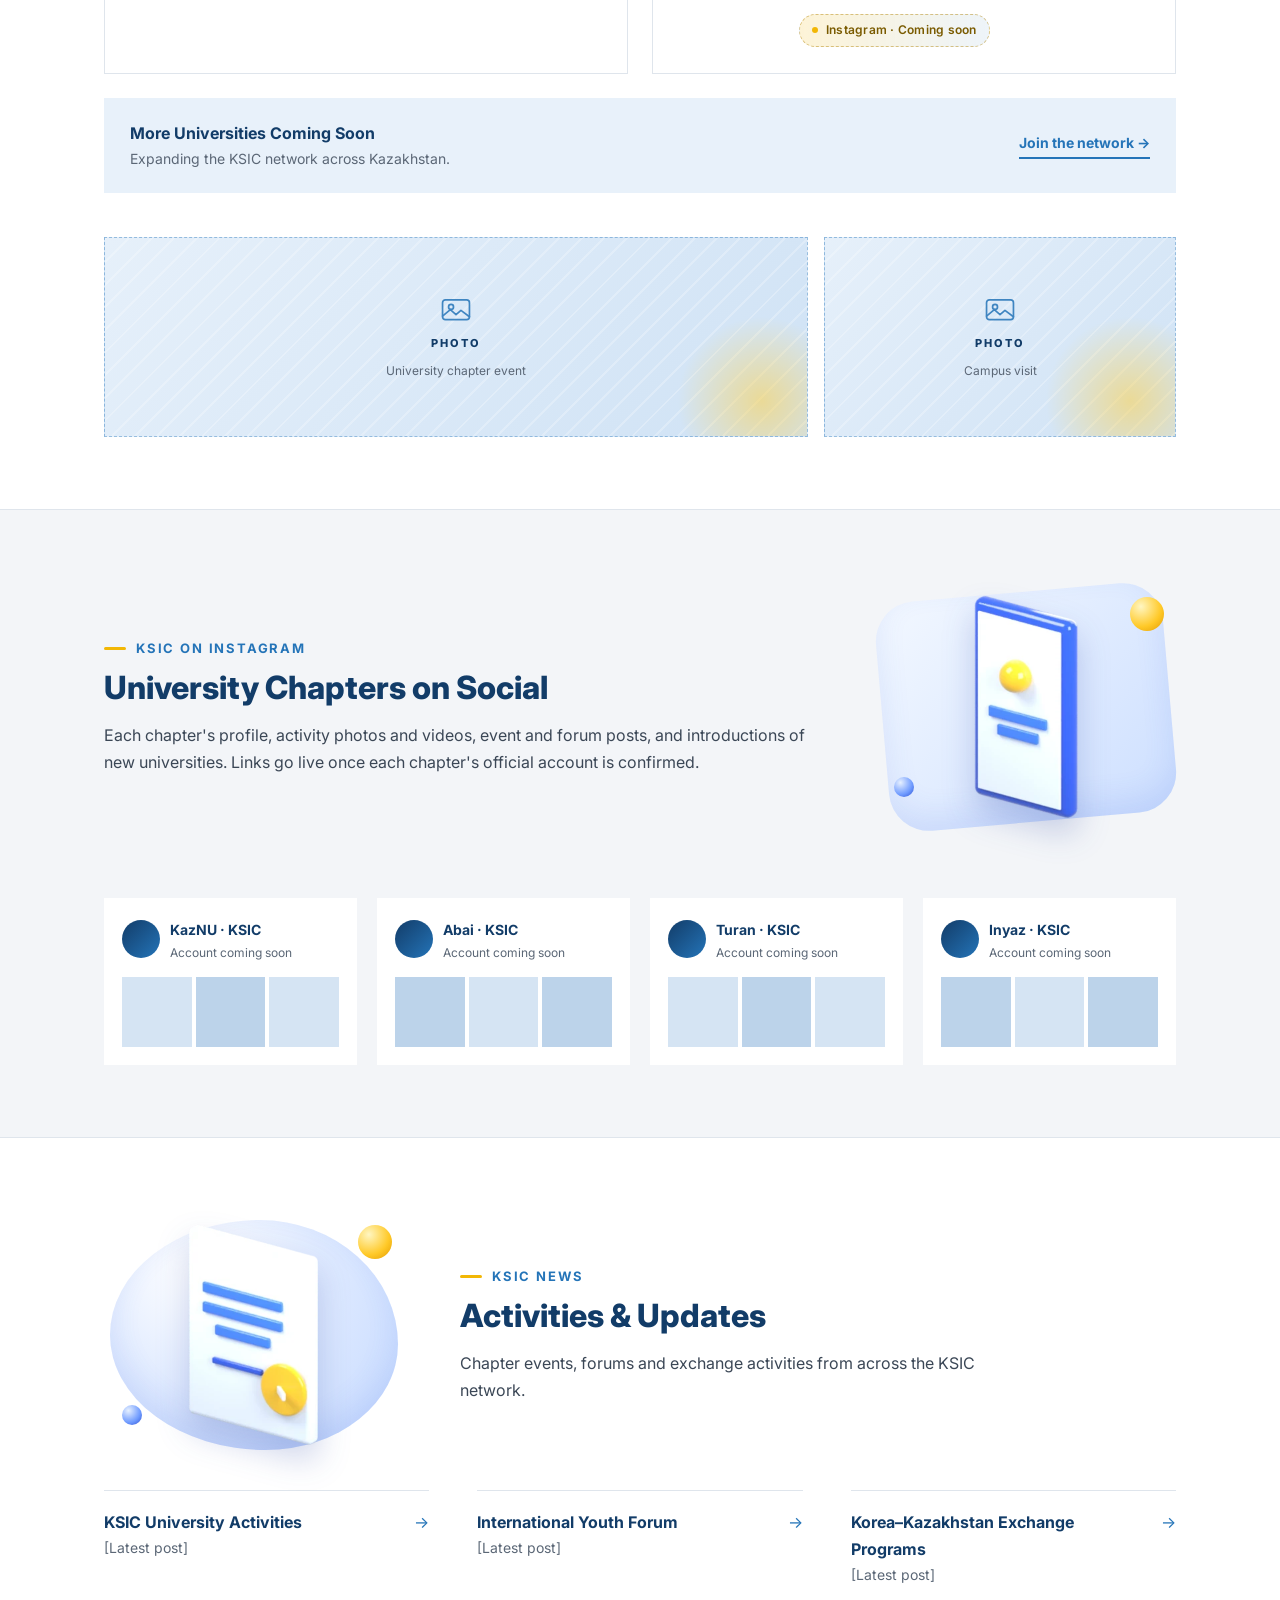
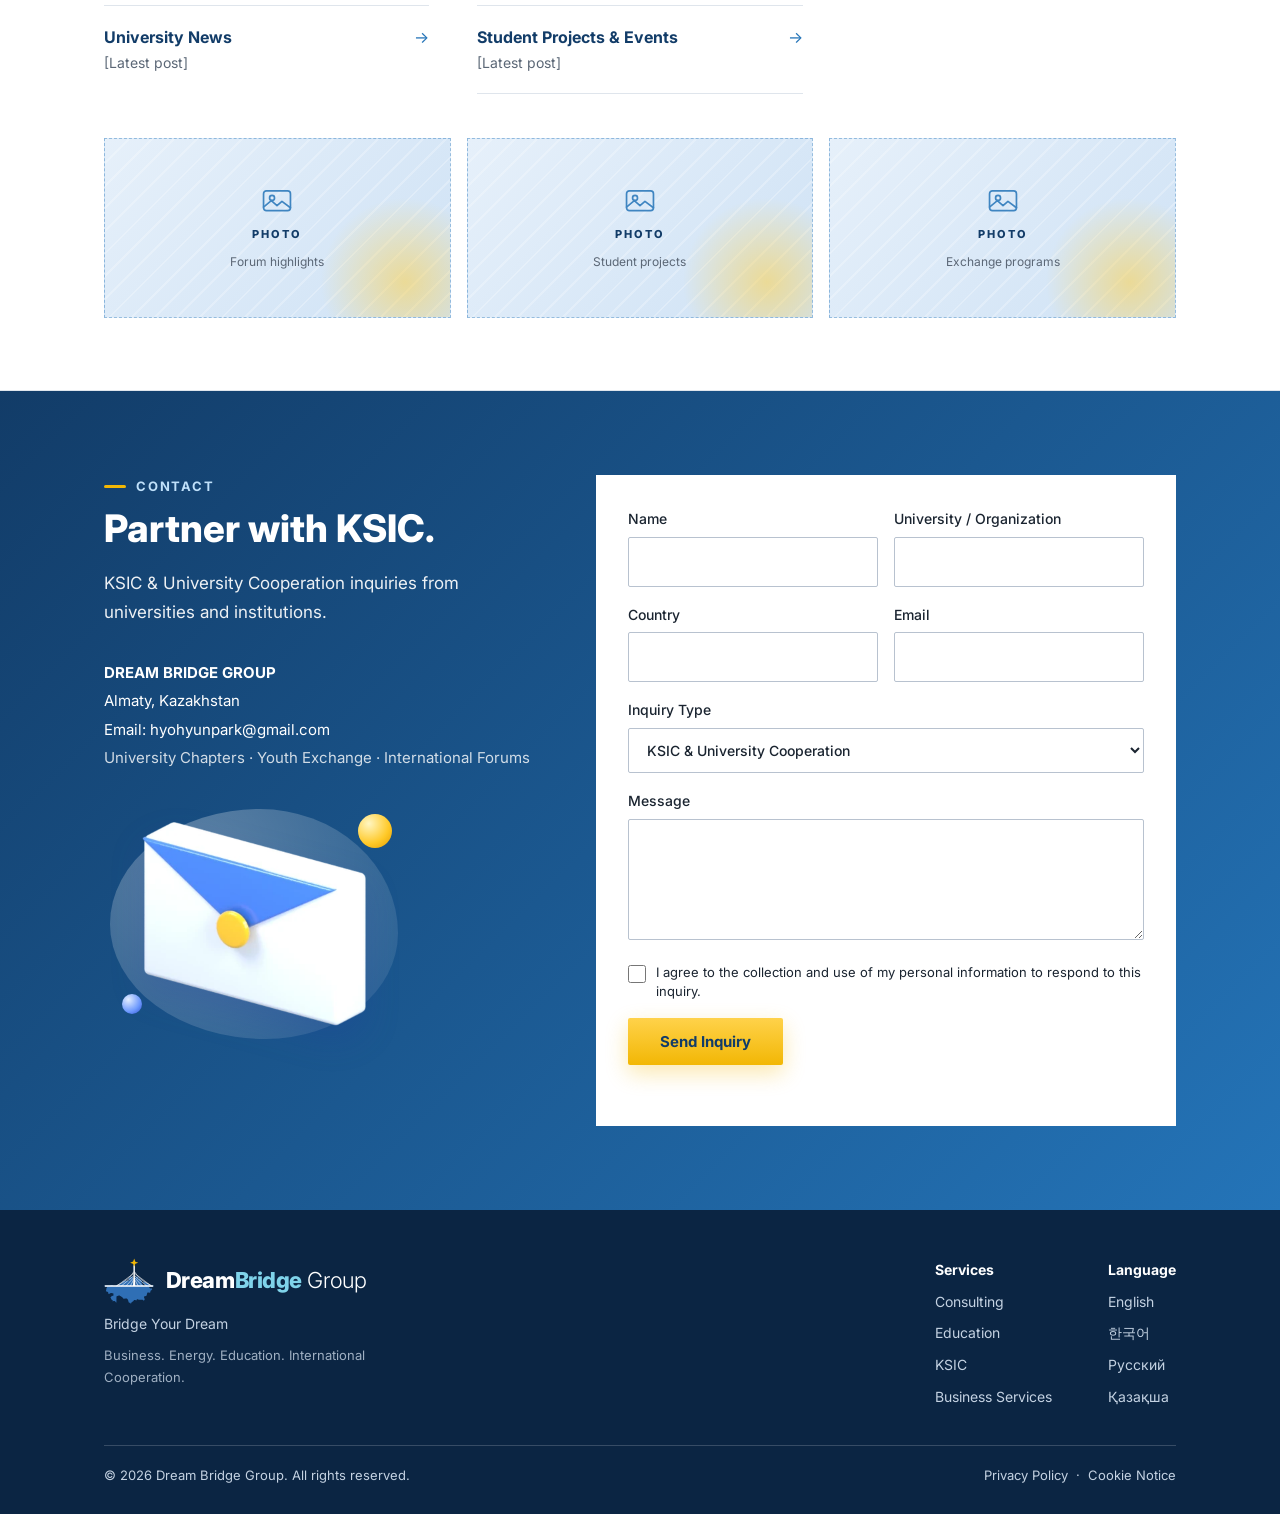
<file: ksic.html>
<!DOCTYPE html>

<html lang="en">
<head>
<meta charset="utf-8"/>
<meta content="width=device-width,initial-scale=1" name="viewport"/>
<title>Dream Bridge Group — KSIC</title>
<meta content="KSIC — a university and youth network connecting Kazakhstan and Korea, run with Dream Bridge Group." name="description"/>
<link href="assets/img/logo-1.svg" rel="icon" type="image/svg+xml"/>
<link href="https://fonts.googleapis.com" rel="preconnect"/>
<link crossorigin="" href="https://fonts.gstatic.com" rel="preconnect"/>
<link href="https://fonts.googleapis.com/css2?family=Inter:wght@400;500;700;800&amp;family=Noto+Sans+KR:wght@400;500;700;900&amp;display=swap" rel="stylesheet"/>
<link href="assets/css/styles.css" rel="stylesheet"/>
<link href="assets/css/ksic.css" rel="stylesheet"/>
</head>
<body>
<div style="width:100%;background:#fff;color:#1a2430;font-family:'Inter','Noto Sans KR',system-ui,sans-serif;font-size:16px;line-height:1.7">
<div style="background:var(--navy);color:#fff;font-size:13px"><div class="hp" style="max-width:1120px;margin:0 auto;padding:8px 24px;display:flex;justify-content:space-between;gap:16px;flex-wrap:wrap;box-sizing:border-box"><span data-i18n="t001" style="opacity:.85">Almaty, Kazakhstan  ·  hyohyunpark@gmail.com</span><span class="langsw"><a data-lang="en" href="#">EN</a> <a data-lang="ko" href="#">KO</a> <a data-lang="ru" href="#">RU</a> <a data-lang="kk" href="#">KK</a></span></div></div>
<header style="position:sticky;top:0;z-index:20;background:#fff;border-bottom:1px solid #dfe5ec">
<div class="hp" style="max-width:1120px;margin:0 auto;padding:0 24px;display:flex;align-items:center;justify-content:space-between;gap:20px;box-sizing:border-box">
<a href="index.html" style="display:flex;align-items:center;gap:10px;color:var(--navy);font-weight:800;font-size:19px;white-space:nowrap"><img alt="" aria-hidden="true" height="42" src="assets/img/logo-3.svg" style="display:block;flex:none"/><span style="font-size:22px;font-weight:800;letter-spacing:-.02em;color:#0a3a6e;white-space:nowrap">Dream<span style="color:#0b96bd">Bridge</span><span style="font-weight:300;color:#0a3a6e"> Group</span></span></a>
<nav class="hn mn" style="display:flex;gap:22px;font-weight:500;font-size:14px;align-items:center">
<a data-i18n="t002" href="index.html">Home</a><a data-i18n="t003" href="coming-soon.html">About Us</a><a data-i18n="t004" href="consulting.html">Consulting</a><a data-i18n="t005" href="coming-soon.html">Education</a><a data-i18n="t006" href="ksic.html" style="border-bottom-color:var(--blue);font-weight:700;color:var(--navy)">KSIC</a><a data-i18n="t007" href="coming-soon.html">Business Services</a><a data-i18n="t008" href="coming-soon.html">News &amp; Insights</a>
<a class="btng" data-i18n="t009" href="#contact" style="padding:10px 18px;font-weight:700;border-radius:2px;border-bottom:0">Contact</a>
</nav><details class="mm"><summary aria-label="Menu"><svg fill="none" height="22" stroke="currentColor" stroke-linecap="round" stroke-width="2.2" viewbox="0 0 24 24" width="22"><path d="M4 7h16M4 12h16M4 17h16"></path></svg></summary><div class="mmp"><a data-i18n="t002" href="index.html">Home</a><a data-i18n="t003" href="coming-soon.html">About Us</a><a data-i18n="t004" href="consulting.html">Consulting</a><a data-i18n="t005" href="coming-soon.html">Education</a><a data-i18n="t006" href="ksic.html">KSIC</a><a data-i18n="t007" href="coming-soon.html">Business Services</a><a data-i18n="t008" href="coming-soon.html">News &amp; Insights</a><a class="btng" data-i18n="t009" href="#contact">Contact</a></div></details></div></header>
<!-- PAGE HERO -->
<section class="hero2" style="background:linear-gradient(135deg,var(--navy) 0%,var(--blue) 100%);color:#fff;position:relative;overflow:hidden">
<svg aria-hidden="true" preserveaspectratio="xMaxYMid slice" style="position:absolute;right:0;top:0;width:100%;height:100%;opacity:.5" viewbox="0 0 1440 360"><g fill="none" stroke="#fff" stroke-opacity=".5" stroke-width="2"><path d="M1080 180L1180 90L1300 210L1180 290Z M1180 90L1180 290 M1080 180L1300 210"></path></g><g fill="#fff"><circle cx="1080" cy="180" r="9"></circle><circle cx="1180" cy="90" r="9"></circle><circle cx="1300" cy="210" r="9"></circle><circle cx="1180" cy="290" r="9"></circle><circle cx="1380" cy="110" r="6"></circle></g><path d="M1300 210L1380 110" stroke="#fff" stroke-opacity=".5" stroke-width="2"></path></svg>
<div class="hp" style="position:relative;max-width:1120px;margin:0 auto;padding:56px 24px 68px;box-sizing:border-box">
<div style="font-size:13px;opacity:.85"><a data-i18n="t002" href="index.html" style="text-decoration:underline">Home</a> <span data-i18n="t219">/  KSIC</span></div>
<div data-i18n="t220" style="margin-top:18px;font-size:13px;font-weight:700;letter-spacing:.2em;color:#9fd0f5">UNIVERSITY &amp; YOUTH NETWORK</div>
<h1 data-i18n="t006" style="margin:8px 0 0;font-size:clamp(44px,5.4vw,72px);line-height:1.05;font-weight:800;letter-spacing:-.03em">KSIC</h1>
<p data-i18n="t097" style="margin:16px 0 0;font-size:21px;font-weight:500;max-width:680px;line-height:1.4">Connecting Universities, Empowering Youth, Building Global Opportunities.</p>
<p data-i18n="t098" style="margin:12px 0 0;font-size:16px;opacity:.88">A growing university network connecting Kazakhstan and Korea.</p>
</div></section>
<div style="position:sticky;top:70px;z-index:10;background:#fff;border-bottom:1px solid #dfe5ec"><div class="hp sub" style="max-width:1120px;margin:0 auto;padding:0 24px;display:flex;gap:30px;overflow-x:auto;font-size:14px;font-weight:500;box-sizing:border-box">
<a data-i18n="t221" href="#about">About KSIC</a><a data-i18n="t222" href="#programs">Programs</a><a data-i18n="t223" href="#universities">Universities</a><a data-i18n="t224" href="#instagram">Instagram</a><a data-i18n="t225" href="#news">KSIC News</a></div></div>
<!-- 7-1 ABOUT -->
<section id="about" style="border-bottom:1px solid #dfe5ec"><div class="hp" style="max-width:1120px;margin:0 auto;padding:72px 24px;box-sizing:border-box;display:flex;flex-wrap:wrap;gap:48px">
<div class="split rev"><div class="tx"><div data-i18n="t226" style="font-size:13px;font-weight:700;letter-spacing:.14em;color:var(--blue)">ABOUT KSIC</div><h2 data-i18n="t227" style="margin:10px 0 0;font-size:32px;line-height:1.2;font-weight:800;color:var(--navy)">What is KSIC?</h2><p style="margin:14px 0 0"><span class="ph"><i></i><span data-i18n="t228">Official English name · to be announced</span></span></p><div style="margin-top:20px;color:#3b4756"><p data-i18n="t229" style="margin:0 0 16px;font-size:18px">KSIC is a university network built at Kazakhstani universities to promote international exchange and global skills development among students.</p><p data-i18n="t230" style="margin:0;font-size:16px">Dream Bridge works with each university's KSIC chapter to build exchanges with Korean universities and institutions, international forums, education programs and youth networks.</p></div></div><div class="vis sm"><i class="o1"></i><i class="o2"></i><img alt="" loading="lazy" src="assets/img/3d-bridge-suspension.webp"/></div></div><div class="pg" style="flex:1 1 100%;width:100%;margin-top:44px;display:grid;grid-template-columns:2fr 1fr 1fr;grid-template-rows:170px 170px;gap:16px"><div class="photo" style="grid-row:span 2"><svg aria-hidden="true" fill="none" stroke="currentColor" stroke-linecap="round" stroke-linejoin="round" stroke-width="2.4" viewbox="0 0 48 48"><rect height="28" rx="4" width="38" x="5" y="11"></rect><circle cx="17" cy="21" r="3.5"></circle><path d="M5 34l11-9 8 7 7-6 12 9"></path></svg><b data-i18n="t038">PHOTO</b><span data-i18n="t231">KSIC forum or event</span></div><div class="photo" style=""><svg aria-hidden="true" fill="none" stroke="currentColor" stroke-linecap="round" stroke-linejoin="round" stroke-width="2.4" viewbox="0 0 48 48"><rect height="28" rx="4" width="38" x="5" y="11"></rect><circle cx="17" cy="21" r="3.5"></circle><path d="M5 34l11-9 8 7 7-6 12 9"></path></svg><b data-i18n="t038">PHOTO</b><span data-i18n="t232">Chapter activity</span></div><div class="photo" style=""><svg aria-hidden="true" fill="none" stroke="currentColor" stroke-linecap="round" stroke-linejoin="round" stroke-width="2.4" viewbox="0 0 48 48"><rect height="28" rx="4" width="38" x="5" y="11"></rect><circle cx="17" cy="21" r="3.5"></circle><path d="M5 34l11-9 8 7 7-6 12 9"></path></svg><b data-i18n="t038">PHOTO</b><span data-i18n="t114">Student exchange</span></div><div class="photo" style=""><svg aria-hidden="true" fill="none" stroke="currentColor" stroke-linecap="round" stroke-linejoin="round" stroke-width="2.4" viewbox="0 0 48 48"><rect height="28" rx="4" width="38" x="5" y="11"></rect><circle cx="17" cy="21" r="3.5"></circle><path d="M5 34l11-9 8 7 7-6 12 9"></path></svg><b data-i18n="t038">PHOTO</b><span data-i18n="t233">University visit</span></div><div class="photo" style=""><svg aria-hidden="true" fill="none" stroke="currentColor" stroke-linecap="round" stroke-linejoin="round" stroke-width="2.4" viewbox="0 0 48 48"><rect height="28" rx="4" width="38" x="5" y="11"></rect><circle cx="17" cy="21" r="3.5"></circle><path d="M5 34l11-9 8 7 7-6 12 9"></path></svg><b data-i18n="t038">PHOTO</b><span data-i18n="t234">Team photo</span></div></div></div></section>
<!-- 7-2 PROGRAMS -->
<section id="programs" style="background:#f3f5f8;border-bottom:1px solid #dfe5ec"><div class="hp" style="max-width:1120px;margin:0 auto;padding:72px 24px;box-sizing:border-box">
<div class="split"><div class="tx"><div data-i18n="t235" style="font-size:13px;font-weight:700;letter-spacing:.14em;color:var(--blue)">PROGRAMS</div><h2 data-i18n="t236" style="margin:10px 0 0;font-size:32px;line-height:1.2;font-weight:800;color:var(--navy)">What KSIC Does</h2><p data-i18n="t237" style="color:#3b4756;max-width:520px">Seven ways KSIC connects students, universities and institutions across Kazakhstan and Korea.</p></div><div class="vis sq sm"><i class="o1"></i><i class="o2"></i><img alt="" loading="lazy" src="assets/img/3d-megaphone.webp"/></div></div><div style="height:30px"></div>
<div style="display:grid;grid-template-columns:repeat(auto-fit,minmax(240px,1fr));gap:20px">
<div style="background:#fff;padding:24px;border-top:4px solid var(--blue)"><b data-i18n="t238" style="color:var(--navy)">University Chapters</b><p data-i18n="t239" style="margin:6px 0 0;font-size:14.5px;color:#5b6776">Running KSIC chapters at each partner university</p></div>
<div style="background:#fff;padding:24px;border-top:4px solid var(--blue)"><b data-i18n="t240" style="color:var(--navy)">Youth Exchange</b><p data-i18n="t241" style="margin:6px 0 0;font-size:14.5px;color:#5b6776">Youth and student exchange between Korea and Kazakhstan</p></div>
<div style="background:#fff;padding:24px;border-top:4px solid var(--blue)"><b data-i18n="t242" style="color:var(--navy)">International Forums</b><p data-i18n="t243" style="margin:6px 0 0;font-size:14.5px;color:#5b6776">Forums, seminars and academic events</p></div>
<div style="background:#fff;padding:24px;border-top:4px solid var(--blue)"><b data-i18n="t121" style="color:var(--navy)">University Cooperation</b><p data-i18n="t244" style="margin:6px 0 0;font-size:14.5px;color:#5b6776">Partnerships with Korean universities and institutions</p></div>
<div style="background:#fff;padding:24px;border-top:4px solid var(--blue)"><b data-i18n="t245" style="color:var(--navy)">Global Networking</b><p data-i18n="t246" style="margin:6px 0 0;font-size:14.5px;color:#5b6776">Connecting young leaders across borders</p></div>
<div style="background:#fff;padding:24px;border-top:4px solid var(--blue)"><b data-i18n="t247" style="color:var(--navy)">Career Development</b><p data-i18n="t248" style="margin:6px 0 0;font-size:14.5px;color:#5b6776">Career guidance, employment and startup support</p></div>
<div style="background:#fff;padding:24px;border-top:4px solid var(--blue)"><b data-i18n="t249" style="color:var(--navy)">Cultural Exchange</b><p data-i18n="t250" style="margin:6px 0 0;font-size:14.5px;color:#5b6776">Cultural events and exchange activities</p></div>
</div><div class="pg" style="flex:1 1 100%;width:100%;margin-top:44px;display:grid;grid-template-columns:1fr 1fr 1fr;grid-auto-rows:190px;gap:16px"><div class="photo" style=""><svg aria-hidden="true" fill="none" stroke="currentColor" stroke-linecap="round" stroke-linejoin="round" stroke-width="2.4" viewbox="0 0 48 48"><rect height="28" rx="4" width="38" x="5" y="11"></rect><circle cx="17" cy="21" r="3.5"></circle><path d="M5 34l11-9 8 7 7-6 12 9"></path></svg><b data-i18n="t038">PHOTO</b><span data-i18n="t251">Youth exchange</span></div><div class="photo" style=""><svg aria-hidden="true" fill="none" stroke="currentColor" stroke-linecap="round" stroke-linejoin="round" stroke-width="2.4" viewbox="0 0 48 48"><rect height="28" rx="4" width="38" x="5" y="11"></rect><circle cx="17" cy="21" r="3.5"></circle><path d="M5 34l11-9 8 7 7-6 12 9"></path></svg><b data-i18n="t038">PHOTO</b><span data-i18n="t252">International forum</span></div><div class="photo" style=""><svg aria-hidden="true" fill="none" stroke="currentColor" stroke-linecap="round" stroke-linejoin="round" stroke-width="2.4" viewbox="0 0 48 48"><rect height="28" rx="4" width="38" x="5" y="11"></rect><circle cx="17" cy="21" r="3.5"></circle><path d="M5 34l11-9 8 7 7-6 12 9"></path></svg><b data-i18n="t038">PHOTO</b><span data-i18n="t253">University cooperation</span></div></div></div></section>
<!-- 7-3 UNIVERSITIES -->
<section id="universities" style="border-bottom:1px solid #dfe5ec"><div class="hp" style="max-width:1120px;margin:0 auto;padding:72px 24px;box-sizing:border-box">
<div class="split rev"><div class="tx"><div data-i18n="t254" style="font-size:13px;font-weight:700;letter-spacing:.14em;color:var(--blue)">OUR UNIVERSITY NETWORK</div><h2 data-i18n="t255" style="margin:10px 0 0;font-size:32px;line-height:1.2;font-weight:800;color:var(--navy)">4 Universities</h2><p data-i18n="t256" style="color:#3b4756;max-width:520px">Each chapter page will feature the university logo, activities and an Instagram link.</p></div><div class="vis sm"><i class="o1"></i><i class="o2"></i><img alt="" loading="lazy" src="assets/img/3d-bank.webp"/></div></div><div style="height:30px"></div>
<div style="margin-top:36px;display:grid;grid-template-columns:repeat(auto-fit,minmax(440px,1fr));gap:24px">
<article class="card" data-href="coming-soon.html" style="border:1px solid #dfe5ec;display:flex;gap:22px;padding:26px"><div style="flex:0 0 96px;height:96px;background:linear-gradient(135deg,#f4f8fc,#e1edf8);border:1px dashed #9db8d3;display:flex;align-items:center;justify-content:center;text-align:center;font-size:11px;color:#5b6776;line-height:1.3"><div><div data-i18n="t257" style="font-size:10px;letter-spacing:.14em;font-weight:700;color:#2474b8">LOGO</div><div data-i18n="t258" style="margin-top:4px;font-size:11px;opacity:.8">Coming soon</div></div></div><div style="flex:1"><div style="font-size:12px;font-weight:700;letter-spacing:.12em;color:var(--blue)">01</div><h3 data-i18n="t100" style="margin:2px 0 0;font-size:21px;font-weight:800;color:var(--navy)">KazNU (KazGU)</h3><div data-i18n="t101" style="font-size:14px;color:#3b4756">Al-Farabi Kazakh National University</div><div data-i18n="t102" style="margin-top:10px;font-size:13px;font-weight:700;color:var(--navy)">KSIC University Chapter</div><div style="margin-top:12px"><span class="ph"><i></i><span data-i18n="t103">Instagram · Coming soon</span></span></div></div></article>
<article class="card" data-href="coming-soon.html" style="border:1px solid #dfe5ec;display:flex;gap:22px;padding:26px"><div style="flex:0 0 96px;height:96px;background:linear-gradient(135deg,#f4f8fc,#e1edf8);border:1px dashed #9db8d3;display:flex;align-items:center;justify-content:center;text-align:center;font-size:11px;color:#5b6776;line-height:1.3"><div><div data-i18n="t257" style="font-size:10px;letter-spacing:.14em;font-weight:700;color:#2474b8">LOGO</div><div data-i18n="t258" style="margin-top:4px;font-size:11px;opacity:.8">Coming soon</div></div></div><div style="flex:1"><div style="font-size:12px;font-weight:700;letter-spacing:.12em;color:var(--blue)">02</div><h3 data-i18n="t104" style="margin:2px 0 0;font-size:21px;font-weight:800;color:var(--navy)">Abai University</h3><div data-i18n="t105" style="font-size:14px;color:#3b4756">Abai Kazakh National Pedagogical University</div><div data-i18n="t102" style="margin-top:10px;font-size:13px;font-weight:700;color:var(--navy)">KSIC University Chapter</div><div style="margin-top:12px"><span class="ph"><i></i><span data-i18n="t103">Instagram · Coming soon</span></span></div></div></article>
<article class="card" data-href="coming-soon.html" style="border:1px solid #dfe5ec;display:flex;gap:22px;padding:26px"><div style="flex:0 0 96px;height:96px;background:linear-gradient(135deg,#f4f8fc,#e1edf8);border:1px dashed #9db8d3;display:flex;align-items:center;justify-content:center;text-align:center;font-size:11px;color:#5b6776;line-height:1.3"><div><div data-i18n="t257" style="font-size:10px;letter-spacing:.14em;font-weight:700;color:#2474b8">LOGO</div><div data-i18n="t258" style="margin-top:4px;font-size:11px;opacity:.8">Coming soon</div></div></div><div style="flex:1"><div style="font-size:12px;font-weight:700;letter-spacing:.12em;color:var(--blue)">03</div><h3 data-i18n="t106" style="margin:2px 0 0;font-size:21px;font-weight:800;color:var(--navy)">Turan University</h3><div data-i18n="t102" style="margin-top:10px;font-size:13px;font-weight:700;color:var(--navy)">KSIC University Chapter</div><div style="margin-top:12px"><span class="ph"><i></i><span data-i18n="t103">Instagram · Coming soon</span></span></div></div></article>
<article class="card" data-href="coming-soon.html" style="border:1px solid #dfe5ec;display:flex;gap:22px;padding:26px"><div style="flex:0 0 96px;height:96px;background:linear-gradient(135deg,#f4f8fc,#e1edf8);border:1px dashed #9db8d3;display:flex;align-items:center;justify-content:center;text-align:center;font-size:11px;color:#5b6776;line-height:1.3"><div><div data-i18n="t257" style="font-size:10px;letter-spacing:.14em;font-weight:700;color:#2474b8">LOGO</div><div data-i18n="t258" style="margin-top:4px;font-size:11px;opacity:.8">Coming soon</div></div></div><div style="flex:1"><div style="font-size:12px;font-weight:700;letter-spacing:.12em;color:var(--blue)">04</div><h3 data-i18n="t107" style="margin:2px 0 0;font-size:21px;font-weight:800;color:var(--navy)">Inyaz University</h3><div data-i18n="t108" style="font-size:14px;color:#3b4756">Kazakh Ablai Khan University of International Relations and World Languages</div><div data-i18n="t102" style="margin-top:10px;font-size:13px;font-weight:700;color:var(--navy)">KSIC University Chapter</div><div style="margin-top:12px"><span class="ph"><i></i><span data-i18n="t103">Instagram · Coming soon</span></span></div></div></article>
</div>
<div style="margin-top:24px;padding:22px 26px;background:#e8f1fa;display:flex;justify-content:space-between;align-items:center;gap:16px;flex-wrap:wrap"><div><b data-i18n="t109" style="color:var(--navy)">More Universities Coming Soon</b><div data-i18n="t110" style="font-size:14px;color:#5b6776">Expanding the KSIC network across Kazakhstan.</div></div><a class="lk" data-i18n="t259" href="#contact" style="color:var(--blue);font-size:14px">Join the network →</a></div>
<div class="pg" style="flex:1 1 100%;width:100%;margin-top:44px;display:grid;grid-template-columns:2fr 1fr;grid-auto-rows:200px;gap:16px"><div class="photo" style=""><svg aria-hidden="true" fill="none" stroke="currentColor" stroke-linecap="round" stroke-linejoin="round" stroke-width="2.4" viewbox="0 0 48 48"><rect height="28" rx="4" width="38" x="5" y="11"></rect><circle cx="17" cy="21" r="3.5"></circle><path d="M5 34l11-9 8 7 7-6 12 9"></path></svg><b data-i18n="t038">PHOTO</b><span data-i18n="t260">University chapter event</span></div><div class="photo" style=""><svg aria-hidden="true" fill="none" stroke="currentColor" stroke-linecap="round" stroke-linejoin="round" stroke-width="2.4" viewbox="0 0 48 48"><rect height="28" rx="4" width="38" x="5" y="11"></rect><circle cx="17" cy="21" r="3.5"></circle><path d="M5 34l11-9 8 7 7-6 12 9"></path></svg><b data-i18n="t038">PHOTO</b><span data-i18n="t261">Campus visit</span></div></div></div></section>
<!-- 7-4 INSTAGRAM -->
<section id="instagram" style="background:#f3f5f8;border-bottom:1px solid #dfe5ec"><div class="hp" style="max-width:1120px;margin:0 auto;padding:72px 24px;box-sizing:border-box">
<div class="split"><div class="tx"><div data-i18n="t262" style="font-size:13px;font-weight:700;letter-spacing:.14em;color:var(--blue)">KSIC ON INSTAGRAM</div><h2 data-i18n="t263" style="margin:10px 0 0;font-size:32px;line-height:1.2;font-weight:800;color:var(--navy)">University Chapters on Social</h2><p data-i18n="t264" style="margin:12px 0 0;color:#3b4756">Each chapter's profile, activity photos and videos, event and forum posts, and introductions of new universities. Links go live once each chapter's official account is confirmed.</p></div><div class="vis sq sm"><i class="o1"></i><i class="o2"></i><img alt="" loading="lazy" src="assets/img/3d-phone.webp"/></div></div><div style="height:30px"></div>
<div style="margin-top:36px;display:grid;grid-template-columns:repeat(auto-fit,minmax(240px,1fr));gap:20px">
<div style="background:#fff;padding:18px"><div style="display:flex;align-items:center;gap:10px"><div style="width:38px;height:38px;border-radius:50%;background:linear-gradient(135deg,var(--navy),var(--blue))"></div><div><b data-i18n="t265" style="font-size:14px;color:var(--navy)">KazNU · KSIC</b><div data-i18n="t266" style="font-size:12px;color:#5b6776">Account coming soon</div></div></div><div style="margin-top:14px;display:grid;grid-template-columns:repeat(3,1fr);gap:4px"><div style="aspect-ratio:1;background:#d5e4f3"></div><div style="aspect-ratio:1;background:#bcd3ea"></div><div style="aspect-ratio:1;background:#d5e4f3"></div></div></div>
<div style="background:#fff;padding:18px"><div style="display:flex;align-items:center;gap:10px"><div style="width:38px;height:38px;border-radius:50%;background:linear-gradient(135deg,var(--navy),var(--blue))"></div><div><b data-i18n="t267" style="font-size:14px;color:var(--navy)">Abai · KSIC</b><div data-i18n="t266" style="font-size:12px;color:#5b6776">Account coming soon</div></div></div><div style="margin-top:14px;display:grid;grid-template-columns:repeat(3,1fr);gap:4px"><div style="aspect-ratio:1;background:#bcd3ea"></div><div style="aspect-ratio:1;background:#d5e4f3"></div><div style="aspect-ratio:1;background:#bcd3ea"></div></div></div>
<div style="background:#fff;padding:18px"><div style="display:flex;align-items:center;gap:10px"><div style="width:38px;height:38px;border-radius:50%;background:linear-gradient(135deg,var(--navy),var(--blue))"></div><div><b data-i18n="t268" style="font-size:14px;color:var(--navy)">Turan · KSIC</b><div data-i18n="t266" style="font-size:12px;color:#5b6776">Account coming soon</div></div></div><div style="margin-top:14px;display:grid;grid-template-columns:repeat(3,1fr);gap:4px"><div style="aspect-ratio:1;background:#d5e4f3"></div><div style="aspect-ratio:1;background:#bcd3ea"></div><div style="aspect-ratio:1;background:#d5e4f3"></div></div></div>
<div style="background:#fff;padding:18px"><div style="display:flex;align-items:center;gap:10px"><div style="width:38px;height:38px;border-radius:50%;background:linear-gradient(135deg,var(--navy),var(--blue))"></div><div><b data-i18n="t269" style="font-size:14px;color:var(--navy)">Inyaz · KSIC</b><div data-i18n="t266" style="font-size:12px;color:#5b6776">Account coming soon</div></div></div><div style="margin-top:14px;display:grid;grid-template-columns:repeat(3,1fr);gap:4px"><div style="aspect-ratio:1;background:#bcd3ea"></div><div style="aspect-ratio:1;background:#d5e4f3"></div><div style="aspect-ratio:1;background:#bcd3ea"></div></div></div>
</div></div></section>
<!-- 7-5 NEWS -->
<section id="news" style="border-bottom:1px solid #dfe5ec"><div class="hp" style="max-width:1120px;margin:0 auto;padding:72px 24px;box-sizing:border-box">
<div class="split rev"><div class="tx"><div data-i18n="t138" style="font-size:13px;font-weight:700;letter-spacing:.14em;color:var(--blue)">KSIC NEWS</div><h2 data-i18n="t270" style="margin:10px 0 0;font-size:32px;line-height:1.2;font-weight:800;color:var(--navy)">Activities &amp; Updates</h2><p data-i18n="t271" style="color:#3b4756;max-width:520px">Chapter events, forums and exchange activities from across the KSIC network.</p></div><div class="vis sm"><i class="o1"></i><i class="o2"></i><img alt="" loading="lazy" src="assets/img/3d-doc.webp"/></div></div><div style="height:30px"></div>
<div style="display:grid;grid-template-columns:repeat(auto-fit,minmax(300px,1fr));gap:0 48px">
<div style="padding:18px 0;border-top:1px solid #dfe5ec;display:flex;justify-content:space-between;gap:12px"><div><b data-i18n="t272" style="color:var(--navy)">KSIC University Activities</b><div data-i18n="t273" style="font-size:14px;color:#5b6776">[Latest post]</div></div><span aria-hidden="true" style="color:var(--blue)">→</span></div>
<div style="padding:18px 0;border-top:1px solid #dfe5ec;display:flex;justify-content:space-between;gap:12px"><div><b data-i18n="t274" style="color:var(--navy)">International Youth Forum</b><div data-i18n="t273" style="font-size:14px;color:#5b6776">[Latest post]</div></div><span aria-hidden="true" style="color:var(--blue)">→</span></div>
<div style="padding:18px 0;border-top:1px solid #dfe5ec;display:flex;justify-content:space-between;gap:12px"><div><b data-i18n="t275" style="color:var(--navy)">Korea–Kazakhstan Exchange Programs</b><div data-i18n="t273" style="font-size:14px;color:#5b6776">[Latest post]</div></div><span aria-hidden="true" style="color:var(--blue)">→</span></div>
<div style="padding:18px 0;border-top:1px solid #dfe5ec;display:flex;justify-content:space-between;gap:12px"><div><b data-i18n="t276" style="color:var(--navy)">University News</b><div data-i18n="t273" style="font-size:14px;color:#5b6776">[Latest post]</div></div><span aria-hidden="true" style="color:var(--blue)">→</span></div>
<div style="padding:18px 0;border-top:1px solid #dfe5ec;border-bottom:1px solid #dfe5ec;display:flex;justify-content:space-between;gap:12px"><div><b data-i18n="t277" style="color:var(--navy)">Student Projects &amp; Events</b><div data-i18n="t273" style="font-size:14px;color:#5b6776">[Latest post]</div></div><span aria-hidden="true" style="color:var(--blue)">→</span></div>
</div><div class="pg" style="flex:1 1 100%;width:100%;margin-top:44px;display:grid;grid-template-columns:repeat(3,1fr);grid-auto-rows:180px;gap:16px"><div class="photo" style=""><svg aria-hidden="true" fill="none" stroke="currentColor" stroke-linecap="round" stroke-linejoin="round" stroke-width="2.4" viewbox="0 0 48 48"><rect height="28" rx="4" width="38" x="5" y="11"></rect><circle cx="17" cy="21" r="3.5"></circle><path d="M5 34l11-9 8 7 7-6 12 9"></path></svg><b data-i18n="t038">PHOTO</b><span data-i18n="t278">Forum highlights</span></div><div class="photo" style=""><svg aria-hidden="true" fill="none" stroke="currentColor" stroke-linecap="round" stroke-linejoin="round" stroke-width="2.4" viewbox="0 0 48 48"><rect height="28" rx="4" width="38" x="5" y="11"></rect><circle cx="17" cy="21" r="3.5"></circle><path d="M5 34l11-9 8 7 7-6 12 9"></path></svg><b data-i18n="t038">PHOTO</b><span data-i18n="t279">Student projects</span></div><div class="photo" style=""><svg aria-hidden="true" fill="none" stroke="currentColor" stroke-linecap="round" stroke-linejoin="round" stroke-width="2.4" viewbox="0 0 48 48"><rect height="28" rx="4" width="38" x="5" y="11"></rect><circle cx="17" cy="21" r="3.5"></circle><path d="M5 34l11-9 8 7 7-6 12 9"></path></svg><b data-i18n="t038">PHOTO</b><span data-i18n="t280">Exchange programs</span></div></div></div></section>
<!-- CONTACT -->
<section id="contact" style="background:linear-gradient(135deg,var(--navy),var(--blue));color:#fff">
<div class="hp" style="max-width:1120px;margin:0 auto;padding:84px 24px;box-sizing:border-box;display:flex;flex-wrap:wrap;gap:56px">
<div style="flex:1 1 360px"><div data-i18n="t139" style="font-size:13px;font-weight:700;letter-spacing:.14em;color:#bfe0fa">CONTACT</div><h2 data-i18n="t281" style="margin:10px 0 18px;font-size:38px;line-height:1.15;font-weight:800">Partner with KSIC.</h2><p data-i18n="t282" style="margin:0;font-size:17px;opacity:.92;max-width:420px">KSIC &amp; University Cooperation inquiries from universities and institutions.</p>
<div data-i18n="t283" style="margin-top:32px;font-size:15px;line-height:1.9"><b>DREAM BRIDGE GROUP</b><br/>Almaty, Kazakhstan<br/>Email: hyohyunpark@gmail.com<br/><span style="opacity:.8">University Chapters · Youth Exchange · International Forums</span></div><div style="margin-top:26px"><div class="vis dk sm"><i class="o1"></i><i class="o2"></i><img alt="" loading="lazy" src="assets/img/3d-envelope.webp"/></div></div></div>
<form style="flex:1 1 440px;background:#fff;color:#1a2430;padding:32px;display:grid;gap:16px;font-size:14px;font-weight:500">
<div style="display:grid;grid-template-columns:repeat(auto-fit,minmax(180px,1fr));gap:16px"><label><span data-i18n="t143">Name</span><input autocomplete="name" type="text"/></label><label><span data-i18n="t284">University / Organization</span><input autocomplete="organization" type="text"/></label></div>
<div style="display:grid;grid-template-columns:repeat(auto-fit,minmax(180px,1fr));gap:16px"><label><span data-i18n="t145">Country</span><input autocomplete="country-name" type="text"/></label><label><span data-i18n="t146">Email</span><input autocomplete="email" type="email"/></label></div>
<label><span data-i18n="t147">Inquiry Type</span><select><option data-i18n="t152">KSIC &amp; University Cooperation</option><option data-i18n="t285">Start a KSIC Chapter</option><option data-i18n="t286">Youth &amp; Student Exchange</option><option data-i18n="t287">International Forum</option><option data-i18n="t288">Other</option></select></label>
<label><span data-i18n="t154">Message</span><textarea rows="4"></textarea></label>
<label style="display:flex;gap:10px;align-items:flex-start;font-weight:400;font-size:13px;line-height:1.5"><input type="checkbox"/><span data-i18n="t155">I agree to the collection and use of my personal information to respond to this inquiry.</span></label>
<button class="btng" data-i18n="t156" style="justify-self:start;padding:14px 32px;border-radius:2px;font:700 15px 'Inter',sans-serif;cursor:pointer" type="button">Send Inquiry</button>
</form></div></section>
<footer style="background:#0b2543;color:#c4d2e2;font-size:14px"><div class="hp" style="max-width:1120px;margin:0 auto;padding:48px 24px 28px;box-sizing:border-box">
<div style="display:flex;flex-wrap:wrap;justify-content:space-between;gap:40px"><div style="max-width:340px"><div style="display:flex;align-items:center;gap:12px"><img alt="" aria-hidden="true" height="46" src="assets/img/logo-4.svg" style="display:block;flex:none"/><span style="font-size:22px;font-weight:800;letter-spacing:-.02em;color:#fff;white-space:nowrap">Dream<span style="color:#7fd3ea">Bridge</span><span style="font-weight:300;color:#fff"> Group</span></span></div><div data-i18n="t023" style="margin-top:8px">Bridge Your Dream</div><div data-i18n="t157" style="margin-top:8px;font-size:13px;opacity:.8">Business. Energy. Education. International Cooperation.</div></div>
<div style="display:flex;gap:56px;flex-wrap:wrap"><div style="display:flex;flex-direction:column;gap:8px"><b data-i18n="t158" style="color:#fff">Services</b><a data-i18n="t004" href="consulting.html">Consulting</a><a data-i18n="t005" href="coming-soon.html">Education</a><a data-i18n="t006" href="ksic.html">KSIC</a><a data-i18n="t007" href="coming-soon.html">Business Services</a></div><div style="display:flex;flex-direction:column;gap:8px"><b data-i18n="t159" style="color:#fff">Language</b><a data-lang="en" href="#">English</a><a data-lang="ko" href="#">한국어</a><a data-lang="ru" href="#">Русский</a><a data-lang="kk" href="#">Қазақша</a></div></div></div>
<div style="margin-top:36px;padding-top:18px;border-top:1px solid rgba(255,255,255,.18);display:flex;justify-content:space-between;flex-wrap:wrap;gap:12px;font-size:13px"><span data-i18n="t160">© 2026 Dream Bridge Group. All rights reserved.</span><span><a data-i18n="t161" href="coming-soon.html">Privacy Policy</a>  ·  <a data-i18n="t162" href="coming-soon.html">Cookie Notice</a></span></div></div></footer>
</div>
<script src="assets/js/i18n.js"></script>
<script src="assets/js/main.js"></script>
</body>
</html>
</file>
<file: assets/css/styles.css>
:root{--navy:#123c68;--blue:#2474b8;--light:#e8f1fa;--gold:#f2b705}
body{margin:0;background:#fff}
a{text-decoration:none;color:inherit}
.mn a{padding:24px 0;border-bottom:3px solid transparent;white-space:nowrap}
.mn a:hover{border-bottom-color:#2474b8}
@media (max-width:980px){.hn{display:none}.hp{padding-left:20px!important;padding-right:20px!important}}
/* ---- POLISH: gold accent + placeholders ---- */
.ph{display:inline-flex;align-items:center;gap:8px;padding:5px 12px;border-radius:999px;background:linear-gradient(90deg,rgba(242,183,5,.16),rgba(36,116,184,.08));border:1px dashed rgba(176,128,0,.45);font-size:12px;font-weight:600;letter-spacing:.02em;color:#7a5b00;white-space:nowrap}
.ph i{width:6px;height:6px;border-radius:50%;background:#f2b705;animation:phd 2.2s ease-out infinite}
@keyframes phd{0%{box-shadow:0 0 0 0 rgba(242,183,5,.6)}70%,100%{box-shadow:0 0 0 7px rgba(242,183,5,0)}}
.btng{background:linear-gradient(180deg,#ffd24a,#f2b705)!important;color:#123c68!important;border:0!important;box-shadow:0 8px 22px rgba(242,183,5,.32);transition:transform .2s,box-shadow .2s,filter .2s}
.btng:hover{transform:translateY(-2px);filter:brightness(1.05);box-shadow:0 12px 28px rgba(242,183,5,.42)}
.mn a:hover,.sub a:hover{border-bottom-color:#f2b705!important}
.lk:hover{border-bottom-color:#f2b705}
.card:hover{border-top-color:#f2b705!important}
footer a:hover{color:#f2b705}
input:focus,select:focus,textarea:focus{outline:3px solid rgba(242,183,5,.5)!important;outline-offset:0!important;border-color:#123c68!important}
[style*="display:grid"][style*="border-top:3px solid"]{position:relative}
[style*="display:grid"][style*="border-top:3px solid"]::before{content:"";position:absolute;left:0;top:-3px;width:72px;height:3px;background:#f2b705}
#consulting ol li{display:flex;gap:12px}
#consulting ol li b{flex:none;width:24px;margin-right:0!important}
/* ---- FEATURE LAYOUTS WITH 3D VISUALS ---- */
section{position:relative}
.split{display:flex;align-items:center;gap:56px;flex-wrap:wrap}
.split.rev{flex-direction:row-reverse}
.split .tx{flex:1 1 400px;min-width:280px}
.split .tx h2{margin-bottom:0!important}
.split .tx>p{margin:14px 0 0!important}
.vis{position:relative;flex:none;width:360px;height:300px;display:flex;align-items:center;justify-content:center}
.vis.sm{width:300px;height:250px}
.vis::before{content:"";position:absolute;inset:4% 2%;border-radius:52% 48% 46% 54%/50% 54% 46% 50%;background:radial-gradient(circle at 30% 22%,#fff 0%,#dfeaff 46%,#c4d9ff 100%);box-shadow:inset 0 -14px 30px rgba(60,100,220,.12)}
.vis.sq::before{border-radius:40px;transform:rotate(-5deg);background:linear-gradient(135deg,#f3f8ff,#cddfff)}
.vis.dk::before{background:radial-gradient(circle at 30% 22%,rgba(255,255,255,.3),rgba(255,255,255,.05));box-shadow:none}
.vis>svg{position:relative;width:84%;height:auto;filter:drop-shadow(0 18px 22px rgba(30,60,160,.22))}
.vis .o1,.vis .o2{position:absolute;border-radius:50%;animation:ifl 5.5s ease-in-out infinite}
.vis .o1{width:34px;height:34px;right:4%;top:6%;background:radial-gradient(circle at 32% 28%,#fff6c2,#ffc928 60%,#e29a00)}
.vis .o2{width:20px;height:20px;left:6%;bottom:14%;background:radial-gradient(circle at 32% 28%,#e6f0ff,#6f9bff 60%,#2d4fd0);animation-delay:-2s}
.vis .fl{animation:ifl 6.5s ease-in-out infinite}
@keyframes ifl{0%,100%{transform:translateY(0)}50%{transform:translateY(-9px)}}
.chd{position:relative;height:190px;display:flex;align-items:center;justify-content:center;background:radial-gradient(circle at 50% 30%,#fff 0%,#e3edff 55%,#cfe0ff 100%);overflow:hidden}
.chd svg{height:168px;width:auto;filter:drop-shadow(0 14px 16px rgba(30,60,160,.22));transition:transform .35s}
.card:hover .chd svg{transform:translateY(-8px) scale(1.05)}
.g2{grid-template-columns:repeat(2,1fr)!important;gap:28px 32px!important}
.mini{display:flex;align-items:center;gap:8px}
.mini .vis{width:150px;height:130px}
@media (max-width:1100px){.vis{width:100%;max-width:360px}.split.rev{flex-direction:row}}
@media (prefers-reduced-motion:reduce){.vis .fl,.vis .o1,.vis .o2{animation:none}}
/* ---- RENDERED 3D ICONS ---- */
.vis>img{position:relative;width:80%;height:auto;animation:ifl 6.5s ease-in-out infinite;filter:drop-shadow(0 16px 16px rgba(30,60,160,.22))}
.chd img{height:166px;width:auto;filter:drop-shadow(0 12px 12px rgba(30,60,160,.22));transition:transform .35s;animation:ifl 6.5s ease-in-out infinite}
.card:hover .chd img,a:hover .chd img{transform:translateY(-6px) scale(1.05)}
.mini .vis>img{width:86%}
@media(prefers-reduced-motion:reduce){.vis>img,.chd img{animation:none}}
/* ---- MOBILE ---- */
.mm{display:none;position:relative}
.mm summary{list-style:none;cursor:pointer;width:42px;height:42px;display:flex;align-items:center;justify-content:center;border:1px solid #cfd8e3;border-radius:4px;color:#123c68}
.mm summary::-webkit-details-marker{display:none}
.mm[open] summary{background:#e8f1fa}
.mmp{position:absolute;right:0;top:50px;width:250px;background:#fff;border:1px solid #dfe5ec;box-shadow:0 18px 40px rgba(18,60,104,.18);padding:8px;z-index:30}
.mmp a{display:block;padding:12px 14px;font-size:15px;font-weight:500;color:#1a2430;border-bottom:1px solid #eef2f6}
.mmp a.btng{margin-top:8px;text-align:center;font-weight:700;border-bottom:0;border-radius:2px;color:#123c68}
@media(max-width:980px){.hn{display:none!important}.mm{display:block}}
@media(max-width:760px){
.pg{grid-template-columns:1fr 1fr!important;grid-auto-rows:150px!important}
.pg>.photo{grid-row:auto!important;grid-column:auto!important}
.pg:has(>.photo:only-child){grid-template-columns:1fr!important;grid-auto-rows:170px!important}
.pg>.photo:last-child:nth-child(odd){grid-column:1/-1!important}
}
@media(max-width:760px){[style*="minmax(440px"]{grid-template-columns:1fr!important}[style*="minmax(440px"] .card{padding:20px!important;gap:16px!important}.hero2>svg{opacity:.16!important}}

/* ---- language switcher ---- */
.langsw a{opacity:.7;padding:0 4px}.langsw a:hover{opacity:1}.langsw a.on{opacity:1;font-weight:700;text-decoration:underline;text-underline-offset:4px}

/* ---- language switcher ---- */
.langsw a{opacity:.7;padding:0 4px}.langsw a:hover{opacity:1}.langsw a.on{opacity:1;font-weight:700;text-decoration:underline;text-underline-offset:4px}
.form-note{margin:0;font-size:13px;color:#2474b8;min-height:1em}
/* longer languages (RU/KK): keep the header on one line */
body[data-lang="ru"] .mn,body[data-lang="kk"] .mn{gap:16px;font-size:13px}
@media(max-width:760px){
  
  
  [style*="flex:1;padding"]{min-width:0!important;flex:1 1 100%!important}
  h1,h2,h3{overflow-wrap:anywhere}
  .mini,.split>*{min-width:0}
  body{overflow-x:hidden}
}
@media(max-width:760px){
  .hp:has(>.sub),.sub{overflow-x:auto;-webkit-overflow-scrolling:touch}
  .sub{display:flex;gap:20px;flex-wrap:nowrap;max-width:100%}
  .sub a{flex:0 0 auto}
}
@media(max-width:760px){
  [style*="flex:0 0 240px"]{flex:1 1 auto!important;min-width:0!important}
  div[style*="display:flex;border-bottom"]{flex-wrap:wrap}
  [style*="flex:1;padding"]{flex:1 1 100%!important}
}
@media(max-width:760px){
  .hp,.hp *{overflow-wrap:break-word}
  .split>*{min-width:0;max-width:100%}
  [style*="display:grid"]>*{min-width:0}
}
html,body{overflow-x:clip}
[data-href]{cursor:pointer}
</file>
<file: assets/css/index.css>
.lk{display:inline-flex;align-items:center;gap:8px;font-weight:700;border-bottom:2px solid currentColor;padding-bottom:3px;transition:gap .2s}
.lk:hover{gap:14px}
.card{transition:box-shadow .25s,transform .25s}
.card:hover{box-shadow:0 14px 34px rgba(18,60,104,.16);transform:translateY(-3px)}
input,select,textarea{font:inherit;color:#1a2430;box-sizing:border-box;width:100%;margin-top:6px;padding:12px 14px;border:1px solid #b8c2cf;border-radius:2px;background:#fff}
input:focus,select:focus,textarea:focus{outline:2px solid #123c68;outline-offset:1px}
input[type=checkbox]{width:18px;height:18px;margin:2px 0 0;padding:0;flex:none}
/* ---- HERO 3D / MOTION ---- */
.hero{background:radial-gradient(1100px 600px at 78% 40%,#1d5f9d 0%,rgba(18,60,104,0) 62%),linear-gradient(135deg,#123c68 0%,#0c2c52 100%)}
.aur{position:absolute;border-radius:50%;filter:blur(70px);opacity:.5;pointer-events:none}
.aur.a1{width:520px;height:520px;left:-140px;top:-160px;background:#2474b8;animation:drift 18s ease-in-out infinite alternate}
.aur.a2{width:420px;height:420px;right:6%;bottom:-200px;background:#0b96bd;opacity:.35;animation:drift 22s ease-in-out infinite alternate-reverse}
@keyframes drift{from{transform:translate(0,0) scale(1)}to{transform:translate(60px,40px) scale(1.15)}}
.hgrid{position:absolute;inset:0;background-image:linear-gradient(rgba(255,255,255,.05) 1px,transparent 1px),linear-gradient(90deg,rgba(255,255,255,.05) 1px,transparent 1px);background-size:56px 56px;-webkit-mask-image:radial-gradient(ellipse at 70% 50%,#000 10%,transparent 70%);mask-image:radial-gradient(ellipse at 70% 50%,#000 10%,transparent 70%)}
.hrow{position:relative;max-width:1120px;margin:0 auto;padding:84px 24px 92px;box-sizing:border-box;display:flex;align-items:center;justify-content:space-between;gap:24px}
.htx{max-width:520px;flex:none}
.fu{opacity:0;transform:translateY(22px);animation:fu .9s cubic-bezier(.2,.7,.2,1) forwards}
@keyframes fu{to{opacity:1;transform:none}}
.shine{background:linear-gradient(100deg,#fff 30%,#9fd8ff 48%,#ffe08a 52%,#fff 70%);background-size:250% 100%;-webkit-background-clip:text;background-clip:text;color:transparent;animation:shine 6s ease-in-out 1.4s infinite}
@keyframes shine{0%,20%{background-position:100% 0}60%,100%{background-position:-60% 0}}
.stage{position:relative;width:560px;height:470px;flex:none;perspective:1400px}
.halo{position:absolute;left:50%;top:56%;width:520px;height:200px;margin:-100px 0 0 -260px;background:radial-gradient(ellipse,rgba(80,190,255,.45),transparent 68%);filter:blur(10px)}
.plate{position:absolute;left:50%;top:56%;width:520px;height:290px;margin:-145px 0 0 -260px;transform-style:preserve-3d;transform:rotateX(60deg) rotateZ(-18deg);animation:sway 14s ease-in-out infinite}
@keyframes sway{0%,100%{transform:rotateX(60deg) rotateZ(-22deg)}50%{transform:rotateX(58deg) rotateZ(14deg)}}
.ly{position:absolute;inset:0;width:100%;height:100%;overflow:visible}
.ring{position:absolute;left:50%;top:50%;border:1.5px dashed rgba(160,220,255,.55);border-radius:50%;transform-style:preserve-3d}
.ring.r1{width:430px;height:430px;margin:-215px 0 0 -215px;transform:translateZ(6px);animation:spin 26s linear infinite}
.ring.r2{width:560px;height:560px;margin:-280px 0 0 -280px;transform:translateZ(6px);border-color:rgba(160,220,255,.25);animation:spin 40s linear infinite reverse}
.ring i{position:absolute;left:50%;top:-6px;width:12px;height:12px;margin-left:-6px;border-radius:50%;background:#ffd23f;box-shadow:0 0 16px 4px rgba(255,210,63,.8)}
@keyframes spin{to{transform:translateZ(6px) rotate(360deg)}}
.up{position:absolute;left:50%;top:40%;width:400px;height:0;margin-left:-200px;transform-origin:50% 0;transform:translateZ(4px) rotateX(-90deg);transform-style:preserve-3d}
.up .sprite{position:absolute;left:0;bottom:0;display:block;width:100%;overflow:visible;filter:drop-shadow(0 10px 18px rgba(0,0,0,.35));animation:bob 5s ease-in-out infinite}
@keyframes bob{0%,100%{transform:translateY(0)}50%{transform:translateY(-8px)}}
.starg{transform-origin:585px 135px;animation:twk 2.6s ease-in-out infinite}
@keyframes twk{0%,100%{transform:scale(1);opacity:1}50%{transform:scale(1.18);opacity:.85}}
.chip{position:absolute;padding:10px 16px;border-radius:12px;background:rgba(255,255,255,.1);border:1px solid rgba(255,255,255,.28);backdrop-filter:blur(10px);-webkit-backdrop-filter:blur(10px);box-shadow:0 16px 40px rgba(2,16,40,.35);color:#fff;font-size:12px;line-height:1.35;animation:flt 7s ease-in-out infinite}
.chip b{display:block;font-size:14px;font-weight:700}
.chip span{opacity:.8}
.chip.c1{left:0;top:40px;animation-delay:-1s}
.chip.c2{right:-6px;top:78px;animation-delay:-3s}
.chip.c3{left:6px;bottom:44px;animation-delay:-5s}
.chip.c4{right:10px;bottom:26px;animation-delay:-2s;background:rgba(255,210,63,.16);border-color:rgba(255,210,63,.5)}
@keyframes flt{0%,100%{transform:translateY(0)}50%{transform:translateY(-12px)}}
.pt{position:absolute;width:5px;height:5px;border-radius:50%;background:#bfe6ff;opacity:.7;animation:rise 9s linear infinite}
.pt.p1{left:18%;bottom:20%}
.pt.p2{left:34%;bottom:8%;animation-delay:-3s}
.pt.p3{left:52%;bottom:14%;animation-delay:-6s}
.pt.p4{left:70%;bottom:6%;animation-delay:-2s}
.pt.p5{left:84%;bottom:18%;animation-delay:-5s}
.pt.p6{left:60%;bottom:4%;animation-delay:-7.5s}
@keyframes rise{0%{transform:translateY(0);opacity:0}15%{opacity:.8}100%{transform:translateY(-300px);opacity:0}}
@supports (animation-timeline:view()){
.card,.rv{animation:rvl linear both;animation-timeline:view();animation-range:entry 0% entry 35%}
@keyframes rvl{from{opacity:0;transform:translateY(34px)}to{opacity:1;transform:none}}}
.card{transition:box-shadow .3s,transform .3s}
@media (max-width:980px){.hrow{flex-direction:column;align-items:flex-start;padding:56px 20px 64px}.stage{transform:scale(.8);transform-origin:left top;height:380px;width:100%}}
@media (prefers-reduced-motion:reduce){*{animation:none!important}.fu{opacity:1;transform:none}}
/* ---- SCROLL REVEAL (simple, subtle) ---- */
@supports (animation-timeline:view()){
section:not(.hero) .hp>*,footer .hp>*{animation:rvu linear both;animation-timeline:view();animation-range:entry 0% entry 32%}
section:not(.hero) .hp [style*="display:grid"]>*,section:not(.hero) .hp [style*="display:flex"][style*="gap"]>.card{animation:rvs linear both;animation-timeline:view();animation-range:entry 4% entry 38%}
section:not(.hero) .hp [style*="display:grid"]>*:nth-child(2){animation-range:entry 8% entry 42%}
section:not(.hero) .hp [style*="display:grid"]>*:nth-child(3){animation-range:entry 12% entry 46%}
section:not(.hero) .hp [style*="display:grid"]>*:nth-child(4){animation-range:entry 16% entry 50%}
section:not(.hero) .hp [style*="display:grid"]>*:nth-child(5){animation-range:entry 20% entry 54%}
section:not(.hero) .hp [style*="display:grid"]>*:nth-child(n+6){animation-range:entry 24% entry 58%}
@keyframes rvu{from{opacity:0;transform:translateY(26px)}to{opacity:1;transform:none}}
@keyframes rvs{from{opacity:0;transform:translateY(18px) scale(.985)}to{opacity:1;transform:none}}
}
[style*="letter-spacing:.14em"]::before,.hero2 [style*="letter-spacing:.2em"]::before{content:"";display:inline-block;width:22px;height:3px;border-radius:2px;background:#f2b705;margin-right:10px;vertical-align:middle;position:relative;top:-1px}
#consulting ol{align-content:start;align-self:flex-start}
/* ---- PHOTO SLOTS ---- */
.photo{position:relative;display:flex;flex-direction:column;align-items:center;justify-content:center;gap:8px;text-align:center;overflow:hidden;color:#2474b8;background:linear-gradient(135deg,#e6f0fa 0%,#cfe2f5 100%);border:1px dashed rgba(36,116,184,.4);box-sizing:border-box}
.photo::before{content:"";position:absolute;inset:0;background:repeating-linear-gradient(135deg,rgba(255,255,255,.35) 0 2px,transparent 2px 16px);opacity:.7}
.photo::after{content:"";position:absolute;right:-40px;bottom:-50px;width:170px;height:170px;border-radius:50%;background:radial-gradient(circle,rgba(255,210,74,.55),rgba(255,210,74,0) 70%)}
.photo>*{position:relative;z-index:1}
.photo svg{width:34px;height:34px;opacity:.85}
.photo b{font-size:11px;letter-spacing:.18em;font-weight:800;color:#123c68}
.photo span{font-size:12px;color:#5b6776}
.photo.dk{background:linear-gradient(135deg,#1c4d82,#245f9c);border-color:rgba(255,255,255,.35);color:#bfe0fa}
.photo.dk b{color:#fff}
.photo.dk span{color:#bfe0fa}
@media(max-width:980px){.stage{width:560px!important;height:470px!important;transform:scale(.8)!important;transform-origin:left top!important;margin-bottom:-94px}}
@media(max-width:600px){.stage{transform:scale(.62)!important;margin-bottom:-178px}}
</file>
<file: assets/css/coming-soon.css>
.btn{display:inline-block;padding:14px 28px;font-weight:700;border-radius:2px;transition:transform .2s,filter .2s}
.btn:hover{transform:translateY(-2px);filter:brightness(1.08)}
.card{transition:box-shadow .25s,transform .25s}
.card:hover{box-shadow:0 14px 34px rgba(18,60,104,.16);transform:translateY(-3px)}
/* ---- MOTION (hero entrance + scroll reveal) ---- */
.hero2{position:relative;overflow:hidden}
.hero2 .hp{position:relative}
.hero2::before{content:"";position:absolute;width:520px;height:520px;right:-120px;top:-200px;border-radius:50%;background:radial-gradient(circle,rgba(120,190,255,.38),transparent 68%);filter:blur(30px);animation:hdrift 16s ease-in-out infinite alternate;pointer-events:none}
@keyframes hdrift{from{transform:translate(0,0) scale(1)}to{transform:translate(-80px,60px) scale(1.2)}}
.hero2 .hp>*{opacity:0;transform:translateY(22px);animation:hfu .9s cubic-bezier(.2,.7,.2,1) forwards}
.hero2 .hp>*:nth-child(1){animation-delay:.05s}
.hero2 .hp>*:nth-child(2){animation-delay:.17s}
.hero2 .hp>*:nth-child(3){animation-delay:.3s}
.hero2 .hp>*:nth-child(4){animation-delay:.43s}
.hero2 .hp>*:nth-child(5){animation-delay:.56s}
.hero2 .hp>*:nth-child(6){animation-delay:.7s}
@keyframes hfu{to{opacity:1;transform:none}}
.hero2 svg path[stroke-dasharray]{animation:hdash 2.4s linear infinite}
@keyframes hdash{to{stroke-dashoffset:-40}}
@supports (animation-timeline:view()){
section:not(.hero2) .hp>*,footer .hp>*{animation:rvu linear both;animation-timeline:view();animation-range:entry 0% entry 32%}
section:not(.hero2) .hp [style*="display:grid"]>*,section:not(.hero2) .hp .card{animation:rvs linear both;animation-timeline:view();animation-range:entry 4% entry 38%}
section:not(.hero2) .hp [style*="display:grid"]>*:nth-child(2){animation-range:entry 8% entry 42%}
section:not(.hero2) .hp [style*="display:grid"]>*:nth-child(3){animation-range:entry 12% entry 46%}
section:not(.hero2) .hp [style*="display:grid"]>*:nth-child(4){animation-range:entry 16% entry 50%}
section:not(.hero2) .hp [style*="display:grid"]>*:nth-child(5){animation-range:entry 20% entry 54%}
section:not(.hero2) .hp [style*="display:grid"]>*:nth-child(n+6){animation-range:entry 24% entry 58%}
@keyframes rvu{from{opacity:0;transform:translateY(26px)}to{opacity:1;transform:none}}
@keyframes rvs{from{opacity:0;transform:translateY(18px) scale(.985)}to{opacity:1;transform:none}}
}
@media (prefers-reduced-motion:reduce){*{animation:none!important}.hero2 .hp>*{opacity:1;transform:none}}
[style*="letter-spacing:.14em"]::before,.hero [style*="letter-spacing:.2em"]::before,.hero2 [style*="letter-spacing:.2em"]::before{content:"";display:inline-block;width:22px;height:3px;border-radius:2px;background:#f2b705;margin-right:10px;vertical-align:middle;position:relative;top:-1px}
.hero2>svg path[stroke-width="4"]{display:none}
</file>
<file: assets/css/consulting.css>
.lk{display:inline-flex;align-items:center;gap:8px;font-weight:700;border-bottom:2px solid currentColor;padding-bottom:3px;transition:gap .2s}
.lk:hover{gap:14px}
.sub a{padding:16px 0;border-bottom:3px solid transparent;white-space:nowrap}
.sub a:hover{border-bottom-color:#2474b8;color:#123c68}
.ul{margin:0;padding:0;list-style:none;display:grid;grid-template-columns:repeat(auto-fit,minmax(280px,1fr));gap:0 40px;font-size:15.5px}
.ul li{padding:13px 0 13px 22px;border-bottom:1px solid #dfe5ec;position:relative}
.ul li:before{content:"";position:absolute;left:0;top:23px;width:8px;height:8px;background:#2474b8}
input,select,textarea{font:inherit;color:#1a2430;box-sizing:border-box;width:100%;margin-top:6px;padding:12px 14px;border:1px solid #b8c2cf;border-radius:2px;background:#fff}
input:focus,select:focus,textarea:focus{outline:2px solid #123c68;outline-offset:1px}
input[type=checkbox]{width:18px;height:18px;margin:2px 0 0;padding:0;flex:none}
/* ---- MOTION (hero entrance + scroll reveal) ---- */
.hero2{position:relative;overflow:hidden}
.hero2 .hp{position:relative}
.hero2::before{content:"";position:absolute;width:520px;height:520px;right:-120px;top:-200px;border-radius:50%;background:radial-gradient(circle,rgba(120,190,255,.38),transparent 68%);filter:blur(30px);animation:hdrift 16s ease-in-out infinite alternate;pointer-events:none}
@keyframes hdrift{from{transform:translate(0,0) scale(1)}to{transform:translate(-80px,60px) scale(1.2)}}
.hero2 .hp>*{opacity:0;transform:translateY(22px);animation:hfu .9s cubic-bezier(.2,.7,.2,1) forwards}
.hero2 .hp>*:nth-child(1){animation-delay:.05s}
.hero2 .hp>*:nth-child(2){animation-delay:.17s}
.hero2 .hp>*:nth-child(3){animation-delay:.3s}
.hero2 .hp>*:nth-child(4){animation-delay:.43s}
.hero2 .hp>*:nth-child(5){animation-delay:.56s}
.hero2 .hp>*:nth-child(6){animation-delay:.7s}
@keyframes hfu{to{opacity:1;transform:none}}
.hero2 svg path[stroke-dasharray]{animation:hdash 2.4s linear infinite}
@keyframes hdash{to{stroke-dashoffset:-40}}
@supports (animation-timeline:view()){
section:not(.hero2) .hp>*,footer .hp>*{animation:rvu linear both;animation-timeline:view();animation-range:entry 0% entry 32%}
section:not(.hero2) .hp [style*="display:grid"]>*,section:not(.hero2) .hp .card{animation:rvs linear both;animation-timeline:view();animation-range:entry 4% entry 38%}
section:not(.hero2) .hp [style*="display:grid"]>*:nth-child(2){animation-range:entry 8% entry 42%}
section:not(.hero2) .hp [style*="display:grid"]>*:nth-child(3){animation-range:entry 12% entry 46%}
section:not(.hero2) .hp [style*="display:grid"]>*:nth-child(4){animation-range:entry 16% entry 50%}
section:not(.hero2) .hp [style*="display:grid"]>*:nth-child(5){animation-range:entry 20% entry 54%}
section:not(.hero2) .hp [style*="display:grid"]>*:nth-child(n+6){animation-range:entry 24% entry 58%}
@keyframes rvu{from{opacity:0;transform:translateY(26px)}to{opacity:1;transform:none}}
@keyframes rvs{from{opacity:0;transform:translateY(18px) scale(.985)}to{opacity:1;transform:none}}
}
@media (prefers-reduced-motion:reduce){*{animation:none!important}.hero2 .hp>*{opacity:1;transform:none}}
[style*="letter-spacing:.14em"]::before,.hero [style*="letter-spacing:.2em"]::before,.hero2 [style*="letter-spacing:.2em"]::before{content:"";display:inline-block;width:22px;height:3px;border-radius:2px;background:#f2b705;margin-right:10px;vertical-align:middle;position:relative;top:-1px}
/* ---- PHOTO SLOTS ---- */
.photo{position:relative;display:flex;flex-direction:column;align-items:center;justify-content:center;gap:8px;text-align:center;overflow:hidden;color:#2474b8;background:linear-gradient(135deg,#e6f0fa 0%,#cfe2f5 100%);border:1px dashed rgba(36,116,184,.4);box-sizing:border-box}
.photo::before{content:"";position:absolute;inset:0;background:repeating-linear-gradient(135deg,rgba(255,255,255,.35) 0 2px,transparent 2px 16px);opacity:.7}
.photo::after{content:"";position:absolute;right:-40px;bottom:-50px;width:170px;height:170px;border-radius:50%;background:radial-gradient(circle,rgba(255,210,74,.55),rgba(255,210,74,0) 70%)}
.photo>*{position:relative;z-index:1}
.photo svg{width:34px;height:34px;opacity:.85}
.photo b{font-size:11px;letter-spacing:.18em;font-weight:800;color:#123c68}
.photo span{font-size:12px;color:#5b6776}
.photo.dk{background:linear-gradient(135deg,#1c4d82,#245f9c);border-color:rgba(255,255,255,.35);color:#bfe0fa}
.photo.dk b{color:#fff}
.photo.dk span{color:#bfe0fa}
</file>
<file: assets/css/ksic.css>
.lk{display:inline-flex;align-items:center;gap:8px;font-weight:700;border-bottom:2px solid currentColor;padding-bottom:3px;transition:gap .2s}
.lk:hover{gap:14px}
.sub a{padding:16px 0;border-bottom:3px solid transparent;white-space:nowrap}
.sub a:hover{border-bottom-color:#2474b8;color:#123c68}
.card{transition:box-shadow .25s,transform .25s}
.card:hover{box-shadow:0 14px 34px rgba(18,60,104,.16);transform:translateY(-3px)}
/* ---- MOTION (hero entrance + scroll reveal) ---- */
.hero2{position:relative;overflow:hidden}
.hero2 .hp{position:relative}
.hero2::before{content:"";position:absolute;width:520px;height:520px;right:-120px;top:-200px;border-radius:50%;background:radial-gradient(circle,rgba(120,190,255,.38),transparent 68%);filter:blur(30px);animation:hdrift 16s ease-in-out infinite alternate;pointer-events:none}
@keyframes hdrift{from{transform:translate(0,0) scale(1)}to{transform:translate(-80px,60px) scale(1.2)}}
.hero2 .hp>*{opacity:0;transform:translateY(22px);animation:hfu .9s cubic-bezier(.2,.7,.2,1) forwards}
.hero2 .hp>*:nth-child(1){animation-delay:.05s}
.hero2 .hp>*:nth-child(2){animation-delay:.17s}
.hero2 .hp>*:nth-child(3){animation-delay:.3s}
.hero2 .hp>*:nth-child(4){animation-delay:.43s}
.hero2 .hp>*:nth-child(5){animation-delay:.56s}
.hero2 .hp>*:nth-child(6){animation-delay:.7s}
@keyframes hfu{to{opacity:1;transform:none}}
.hero2 svg path[stroke-dasharray]{animation:hdash 2.4s linear infinite}
@keyframes hdash{to{stroke-dashoffset:-40}}
@supports (animation-timeline:view()){
section:not(.hero2) .hp>*,footer .hp>*{animation:rvu linear both;animation-timeline:view();animation-range:entry 0% entry 32%}
section:not(.hero2) .hp [style*="display:grid"]>*,section:not(.hero2) .hp .card{animation:rvs linear both;animation-timeline:view();animation-range:entry 4% entry 38%}
section:not(.hero2) .hp [style*="display:grid"]>*:nth-child(2){animation-range:entry 8% entry 42%}
section:not(.hero2) .hp [style*="display:grid"]>*:nth-child(3){animation-range:entry 12% entry 46%}
section:not(.hero2) .hp [style*="display:grid"]>*:nth-child(4){animation-range:entry 16% entry 50%}
section:not(.hero2) .hp [style*="display:grid"]>*:nth-child(5){animation-range:entry 20% entry 54%}
section:not(.hero2) .hp [style*="display:grid"]>*:nth-child(n+6){animation-range:entry 24% entry 58%}
@keyframes rvu{from{opacity:0;transform:translateY(26px)}to{opacity:1;transform:none}}
@keyframes rvs{from{opacity:0;transform:translateY(18px) scale(.985)}to{opacity:1;transform:none}}
}
@media (prefers-reduced-motion:reduce){*{animation:none!important}.hero2 .hp>*{opacity:1;transform:none}}
[style*="letter-spacing:.14em"]::before,.hero [style*="letter-spacing:.2em"]::before,.hero2 [style*="letter-spacing:.2em"]::before{content:"";display:inline-block;width:22px;height:3px;border-radius:2px;background:#f2b705;margin-right:10px;vertical-align:middle;position:relative;top:-1px}
/* ---- FORM FIELDS ---- */
input,select,textarea{font:inherit;color:#1a2430;box-sizing:border-box;width:100%;margin-top:6px;padding:12px 14px;border:1px solid #b8c2cf;border-radius:2px;background:#fff}
input:focus,select:focus,textarea:focus{outline:2px solid #123c68;outline-offset:1px}
input[type=checkbox]{width:18px;height:18px;margin:2px 0 0;padding:0;flex:none}
/* ---- PHOTO SLOTS ---- */
.photo{position:relative;display:flex;flex-direction:column;align-items:center;justify-content:center;gap:8px;text-align:center;overflow:hidden;color:#2474b8;background:linear-gradient(135deg,#e6f0fa 0%,#cfe2f5 100%);border:1px dashed rgba(36,116,184,.4);box-sizing:border-box}
.photo::before{content:"";position:absolute;inset:0;background:repeating-linear-gradient(135deg,rgba(255,255,255,.35) 0 2px,transparent 2px 16px);opacity:.7}
.photo::after{content:"";position:absolute;right:-40px;bottom:-50px;width:170px;height:170px;border-radius:50%;background:radial-gradient(circle,rgba(255,210,74,.55),rgba(255,210,74,0) 70%)}
.photo>*{position:relative;z-index:1}
.photo svg{width:34px;height:34px;opacity:.85}
.photo b{font-size:11px;letter-spacing:.18em;font-weight:800;color:#123c68}
.photo span{font-size:12px;color:#5b6776}
.photo.dk{background:linear-gradient(135deg,#1c4d82,#245f9c);border-color:rgba(255,255,255,.35);color:#bfe0fa}
.photo.dk b{color:#fff}
.photo.dk span{color:#bfe0fa}
</file>
